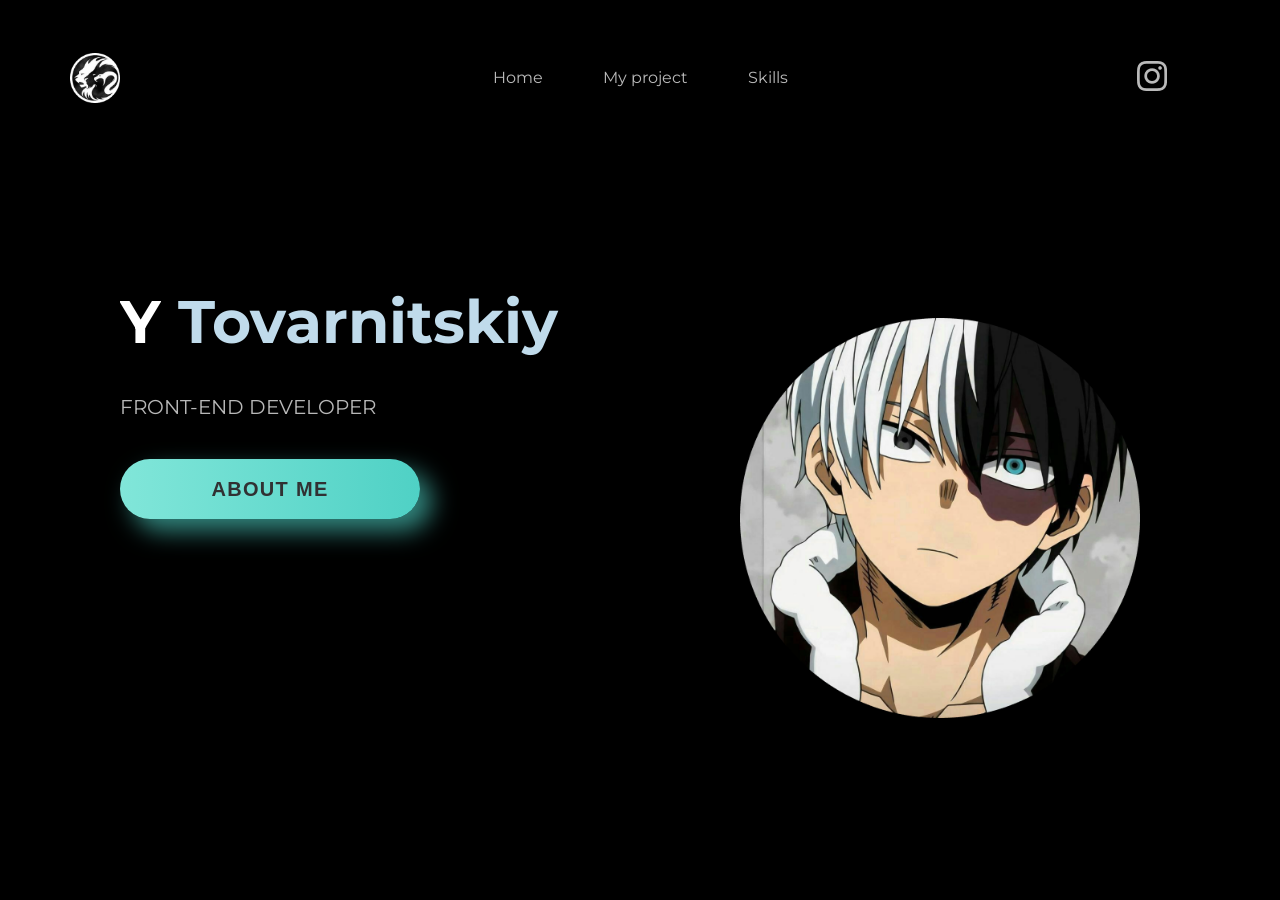
<file: index.html>
<!DOCTYPE html>
<html lang="en">
<head>
    <meta charset="UTF-8">
    <meta http-equiv="X-UA-Compatible" content="IE=edge">
    <meta name="viewport" content="width=
    , initial-scale=1.0">
    <link rel="preconnect" href="https://fonts.googleapis.com">
<link rel="preconnect" href="https://fonts.gstatic.com" crossorigin>
<link href="https://fonts.googleapis.com/css2?family=Montserrat:wght@600&display=swap" rel="stylesheet">
<link rel="preconnect" href="https://fonts.googleapis.com">
<link rel="preconnect" href="https://fonts.gstatic.com" crossorigin>
<link href="https://fonts.googleapis.com/css2?family=Montserrat:wght@800&display=swap" rel="stylesheet">
<link rel="preconnect" href="https://fonts.googleapis.com">
<link rel="preconnect" href="https://fonts.gstatic.com" crossorigin>
<link href="https://fonts.googleapis.com/css2?family=Rubik:wght@800&display=swap" rel="stylesheet">
    <link rel="icon" href="img/apple.png">
    <title>Portfolio</title>
    <style>
  *{
      margin: 0;
      padding: 0;
      box-sizing: border-box;
  }
.wrap{
width: 100%;
height: 100vh;
background-color: rgb(0, 0, 0);

}
.head{
    width: 100%;
    height: 15%;
    /* background-color: rgb(255, 255, 255); */
    display: flex
}
.logo{
    width: 20% ;
    height: 100%;
    /* background-color: rgb(5, 50, 255); */
    display: flex;
    align-items: center;
}
.headtext{
    width: 60% ;
    height: 100%;
    /* background-color: rgb(255, 0, 119); */
    display: flex;
    align-items: center;
    justify-content: center;
    padding-top: 20px;

}
.insta{
    width: 20% ;
    height: 100%;
    /* background-color: rgb(60, 255, 0); */
    display: flex;
    justify-content: center;
    align-items: center;
    padding-top: 20px;
}
.logor{
    width: 50px;
    margin-left: 70px;
    padding-top: 20px;
}
.headtext a{
    text-decoration: none;
    color: #BABABA;
    font-family: 'Montserrat', sans-serif;
    margin: 30px;
}
.riop{
    display: flex; 
}
 
.leftbody{
    width: 50%;
    height: 85vh;
    /* background-color: rgb(41, 7, 51); */
}
.rightbody{
    width: 50%;
    height: 85vh;
    /* background-color: rgb(252, 13, 33); */
    display: flex;
    justify-content: flex-start;
    align-items: center;
}
.boxleft{
    width: 600px;
    height: 500px;
    /* background-color: aquamarine; */
    margin-left: 120px;
    padding-top: 150px;
}
.yura{
    font-size: 64px;
    font-family: 'Montserrat', sans-serif;
    color: #ffff;
   
}
.front{
    color: #B8B8B8;
    font-size: 24px;
    font-family: 'Montserrat', sans-serif;
   margin-top: 25px;
}
.about{
margin-top: 25px;
width: 300px;
height: 70px;
border: none;
font-family: 'Rubik', sans-serif;
font-size: 24px;
color: #ffff;
border-radius: 14px;
background: linear-gradient(95.67deg, #FF6725 55.3%, #FFFFFF 83.87%);
cursor: pointer;
}

.avae{
    width: 400px;
    margin-left: 100px;
}
.headtext a:hover{
    border-bottom: 2px solid  #B8B8B8  ;
    transition: 0.2s;
}


.animate-charcter{

text-transform: uppercase;
background-image: linear-gradient(
 -225deg,
 #B8B8B8 0%,
 #B8B8B8 29%,
 #B8B8B8 67%,
 rgba(129,230,217,1) 100%
);
background-size: auto auto;
background-clip: border-box;
background-size: 200% auto;
background-clip: text;
-webkit-background-clip: text;
-webkit-text-fill-color: transparent;
animation: textclip 10s linear infinite;
display: inline-block;
color: #B8B8B8;
    font-size: 20px;
    font-family: 'Montserrat', sans-serif;
   margin-top: 5px;
   animation-iteration-count: 2;
}

@keyframes textclip {
to {
 background-position: 200% center;
}
}



.button {
  min-width: 300px;
  min-height: 60px;
  font-family: 'Nunito', sans-serif;
  font-size: 20px;
  text-transform: uppercase;
  letter-spacing: 1.3px;
  font-weight: 700;
  color: #313133;
  background: #4FD1C5;
background: linear-gradient(90deg, rgba(129,230,217,1) 0%, rgba(79,209,197,1) 100%);
  border: none;
  border-radius: 1000px;
  box-shadow: 12px 12px 24px rgba(79,209,197,.64);
  transition: all 0.3s ease-in-out 0s;
  cursor: pointer;
  outline: none;
  position: relative;
  padding: 10px;
  margin-top: 40px;
  }

button::before {
content: '';
  border-radius: 1000px;
  min-width: calc(300px + 12px);
  min-height: calc(60px + 12px);
  border: 6px solid #00FFCB;
  box-shadow: 0 0 60px rgba(0,255,203,.64);
  position: absolute;
  top: 50%;
  left: 50%;
  transform: translate(-50%, -50%);
  opacity: 0;
  transition: all .3s ease-in-out 0s;
}

.button:hover, .button:focus {
  color: #313133;
  transform: translateY(-6px);
}

button:hover::before, button:focus::before {
  opacity: 1;
}

button::after {
  content: '';
  width: 30px; height: 30px;
  border-radius: 100%;
  border: 6px solid #00FFCB;
  position: absolute;
  z-index: -1;
  top: 50%;
  left: 50%;
  transform: translate(-50%, -50%);
  animation: ring 1.5s infinite;
}

button:hover::after, button:focus::after {
  animation: none;
  display: none;
}

@keyframes ring {
  0% {
    width: 30px;
    height: 30px;
    opacity: 1;
  }
  100% {
    width: 300px;
    height: 300px;
    opacity: 0;
  }
}

h1{
    color: rgb(255, 255, 255);
    font-size: 60px;
    font-family: 'Montserrat', sans-serif;

}

.container{
    display: inline-block;
    overflow: hidden;
    color: #c0dbeb
}
.end1, .middle1, .middle2{
    display: inline-block;
    overflow:hidden;
    height: 1.5em;
}
.end2{
    position:absolute;
    color:#c0dbeb
}
.middle1, .middle2{
    color: #ffffff
}
.middle1 {
    animation: ani1 10s infinite;
    animation-delay: -3s;
    max-width: 0;
    animation-iteration-count: 1;
}
.middle2 {
    animation: ani2 10s infinite;
    animation-delay: -3s;
    max-width: 0;
}

@keyframes ani1 {
    0% {
    max-width: 500px;
  }
  
  25% {
    max-width: 0;
  }
  
  75% {
    max-width: 0;
  }
  
  90% {
    max-width: 500px;
  }
  
  100% {
    max-width: 500px;
  }
}

@keyframes ani2 {
    0% {
        max-width: 0;
    }

    25% {
        max-width: 0;
    }

    50% {
        max-width: 500px;
    }

    75% {
        max-width: 0;
    }

    100% {
        max-width: 0;
    }
}

    </style>

</head>
<body>
<div class="wrap">
    <div class="head">
       <div class="logo">
           <img class="logor" src="img/logo.png" alt="">
       </div>
       <div class="headtext">
           <a class="home" href="index.html">Home</a>
           <a class="home" href="Myproject.html">My project</a>
           <a class="home" href="skills.html">Skills</a>

       </div>
       <div class="insta">
           <a href="https://instagram.com/_.yurchik.__?igshid=YmMyMTA2M2Y=">
           <img src="img/instagram.png" alt="">
           </a>
       </div>
       </div>
     <div class="riop">
       <div class="leftbody">
       <div class="boxleft">
        <h1 class="start">
            <span class="end1">Y</span><span class="middle1">ura</span>
            <span class="middle2"><i class="fas fa-code"></i></span><span class="end2">Tovarnitskiy</span>
        </h1>
       <p class="animate-charcter">Front-end developer</p>
    <a href="About.html">
        <div class="wrape">
            <button class="button">About me</button>
          </div>
    </a>
    
       </div>
       </div>

       <div class="rightbody">
     <img class="avae" src="img/ava.png" alt="">
       </div>

     </div>

</div>




    
</body>
</html>
</file>
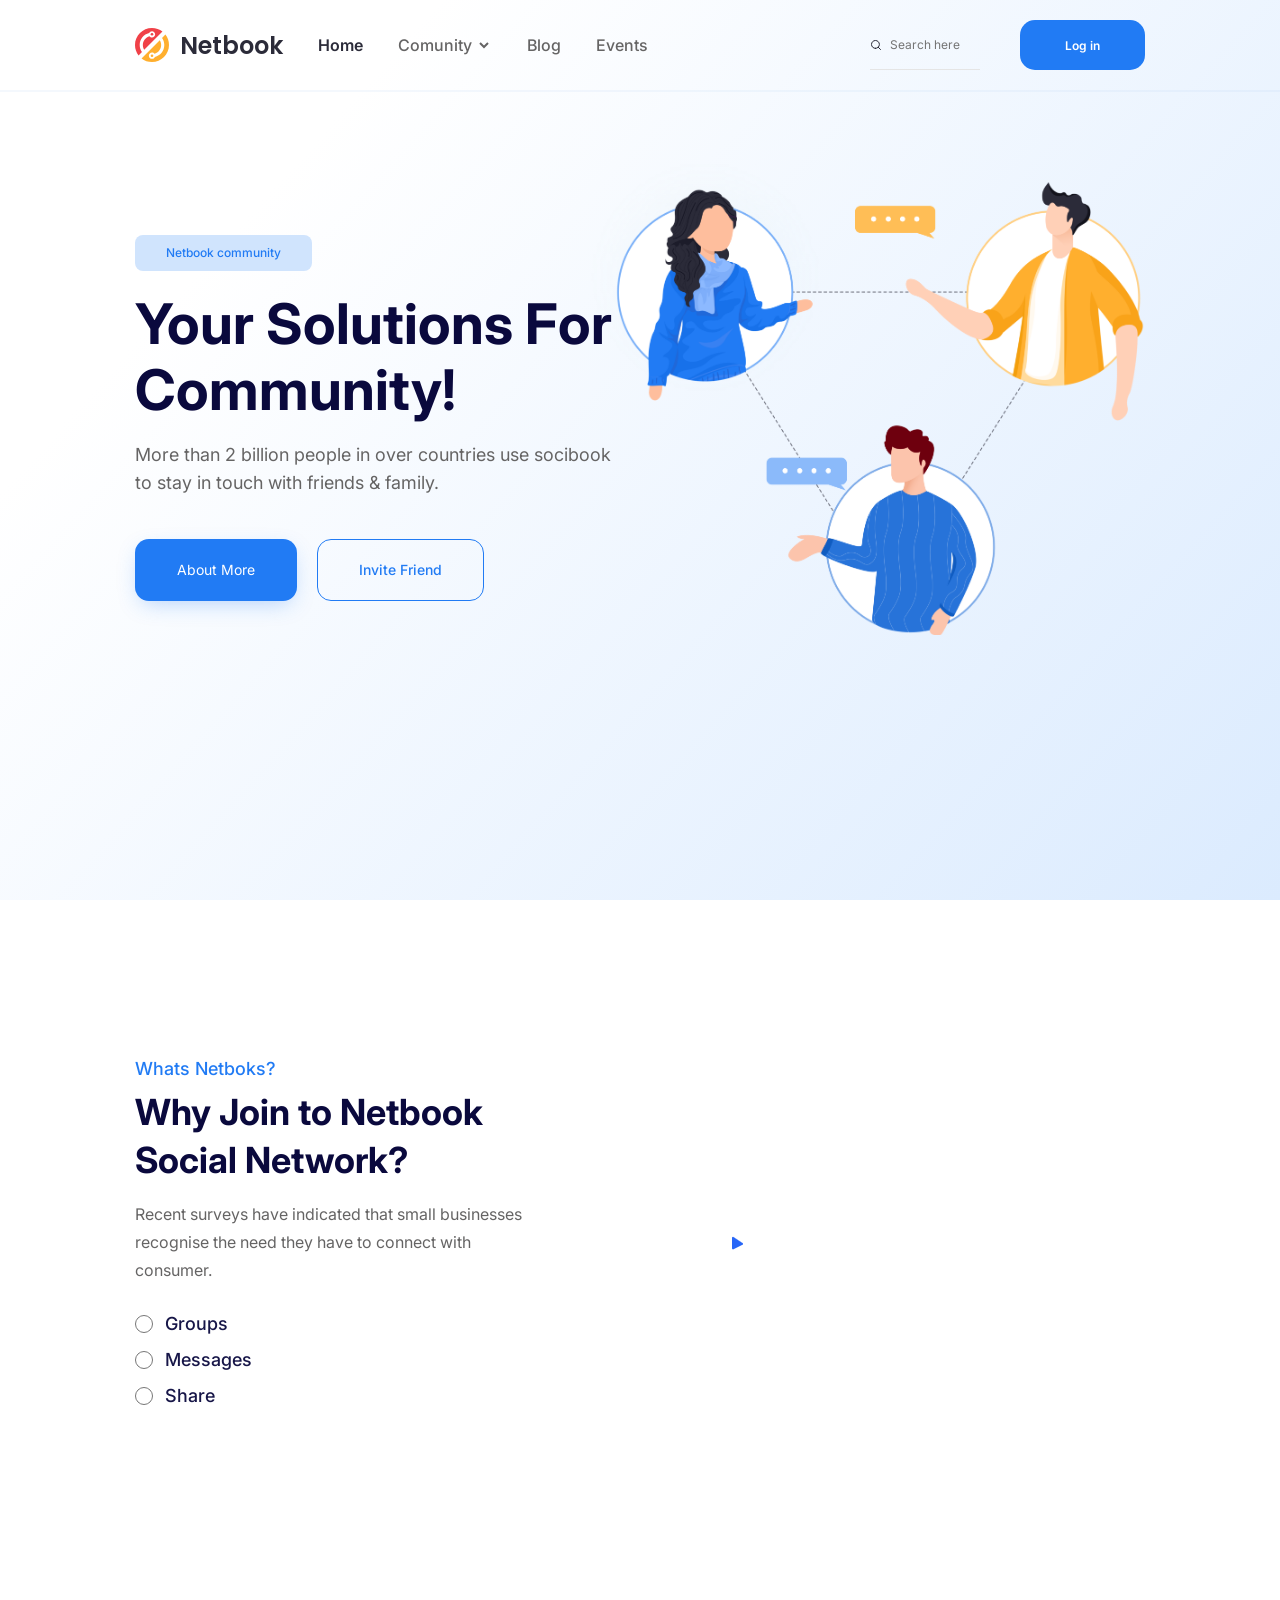
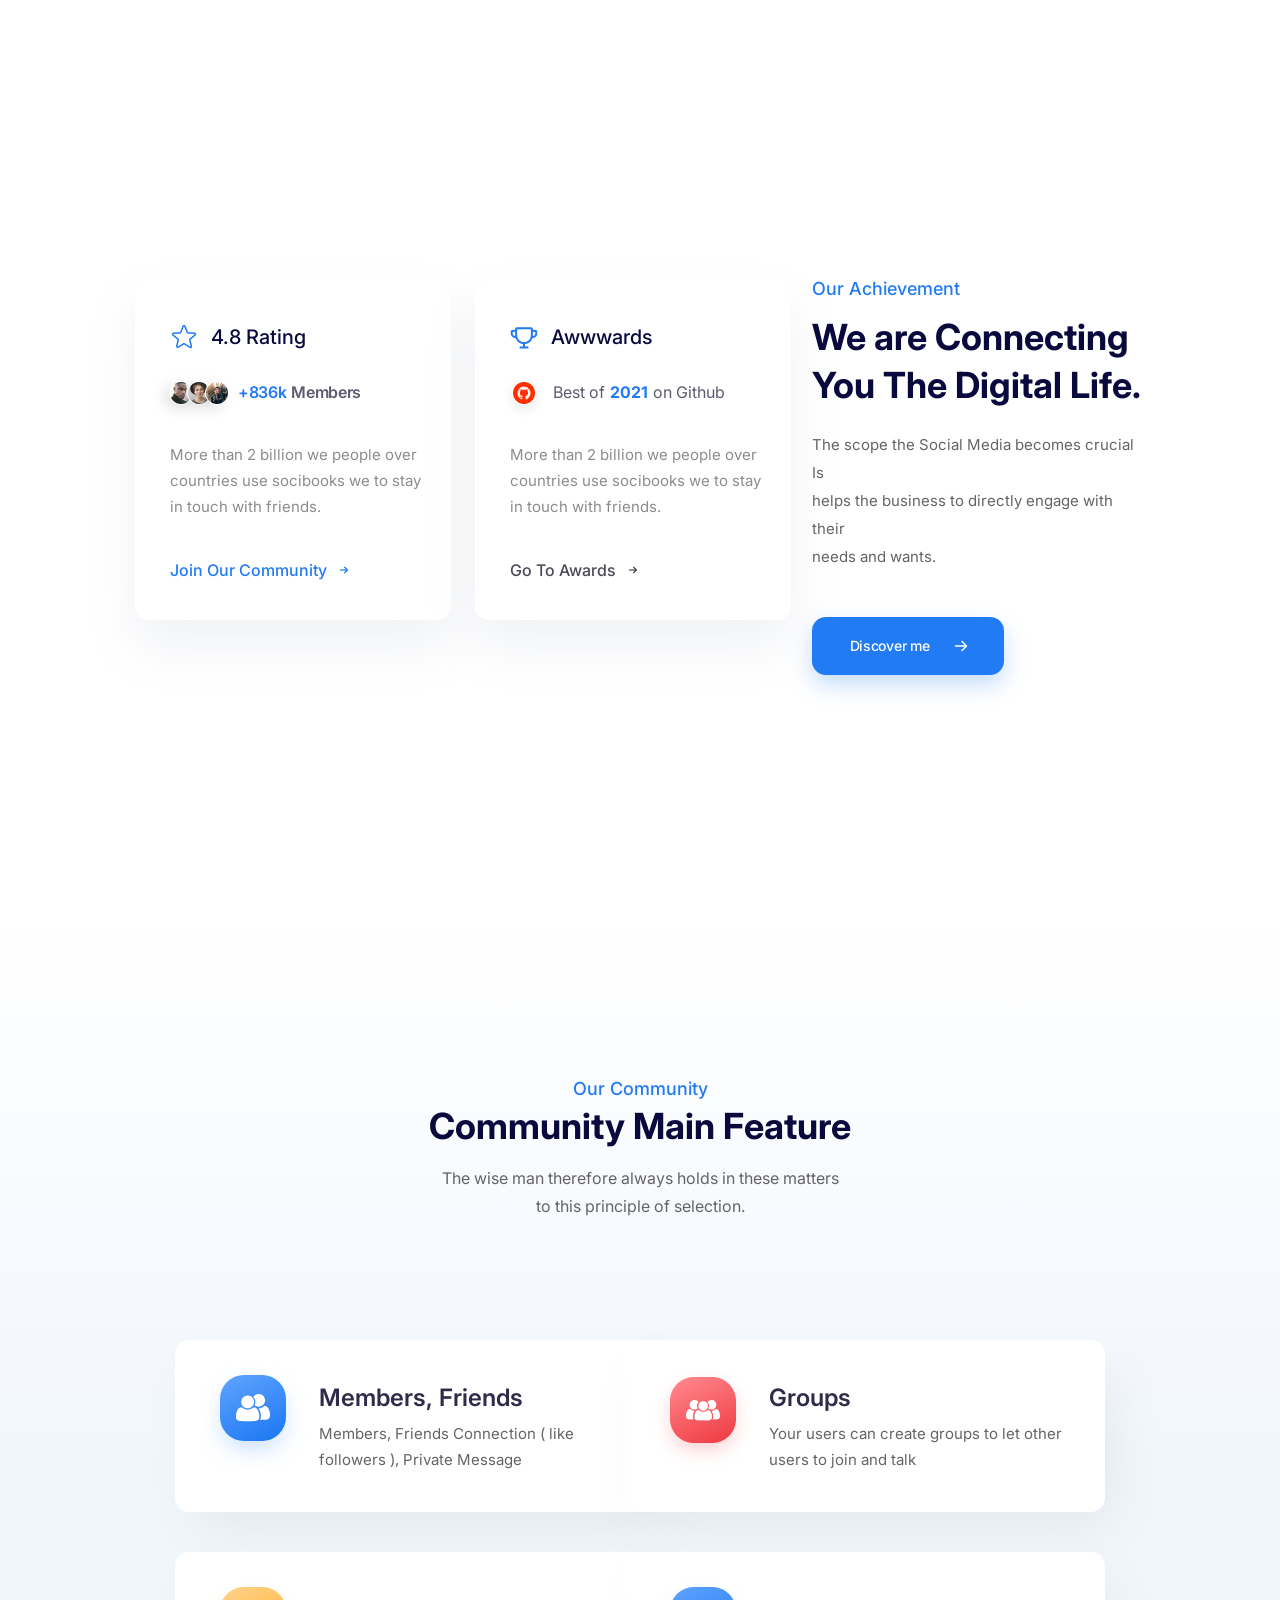
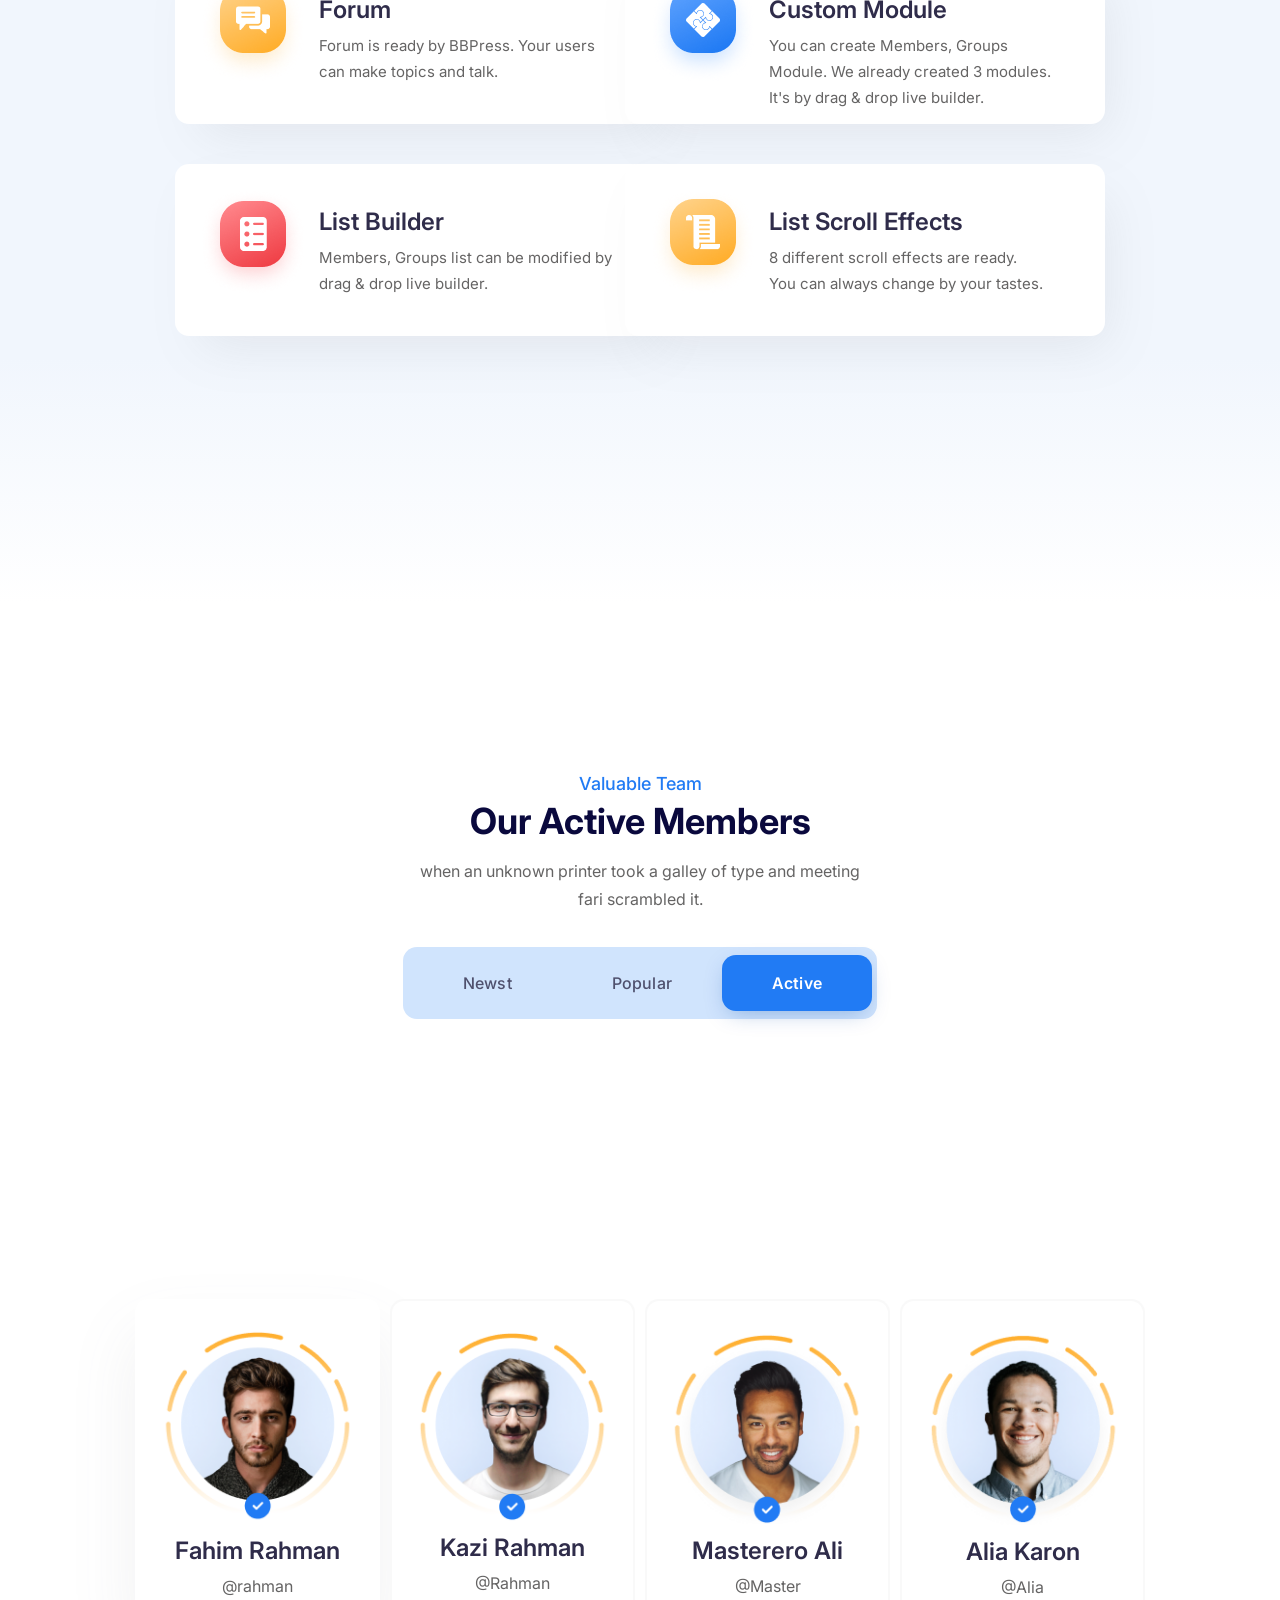
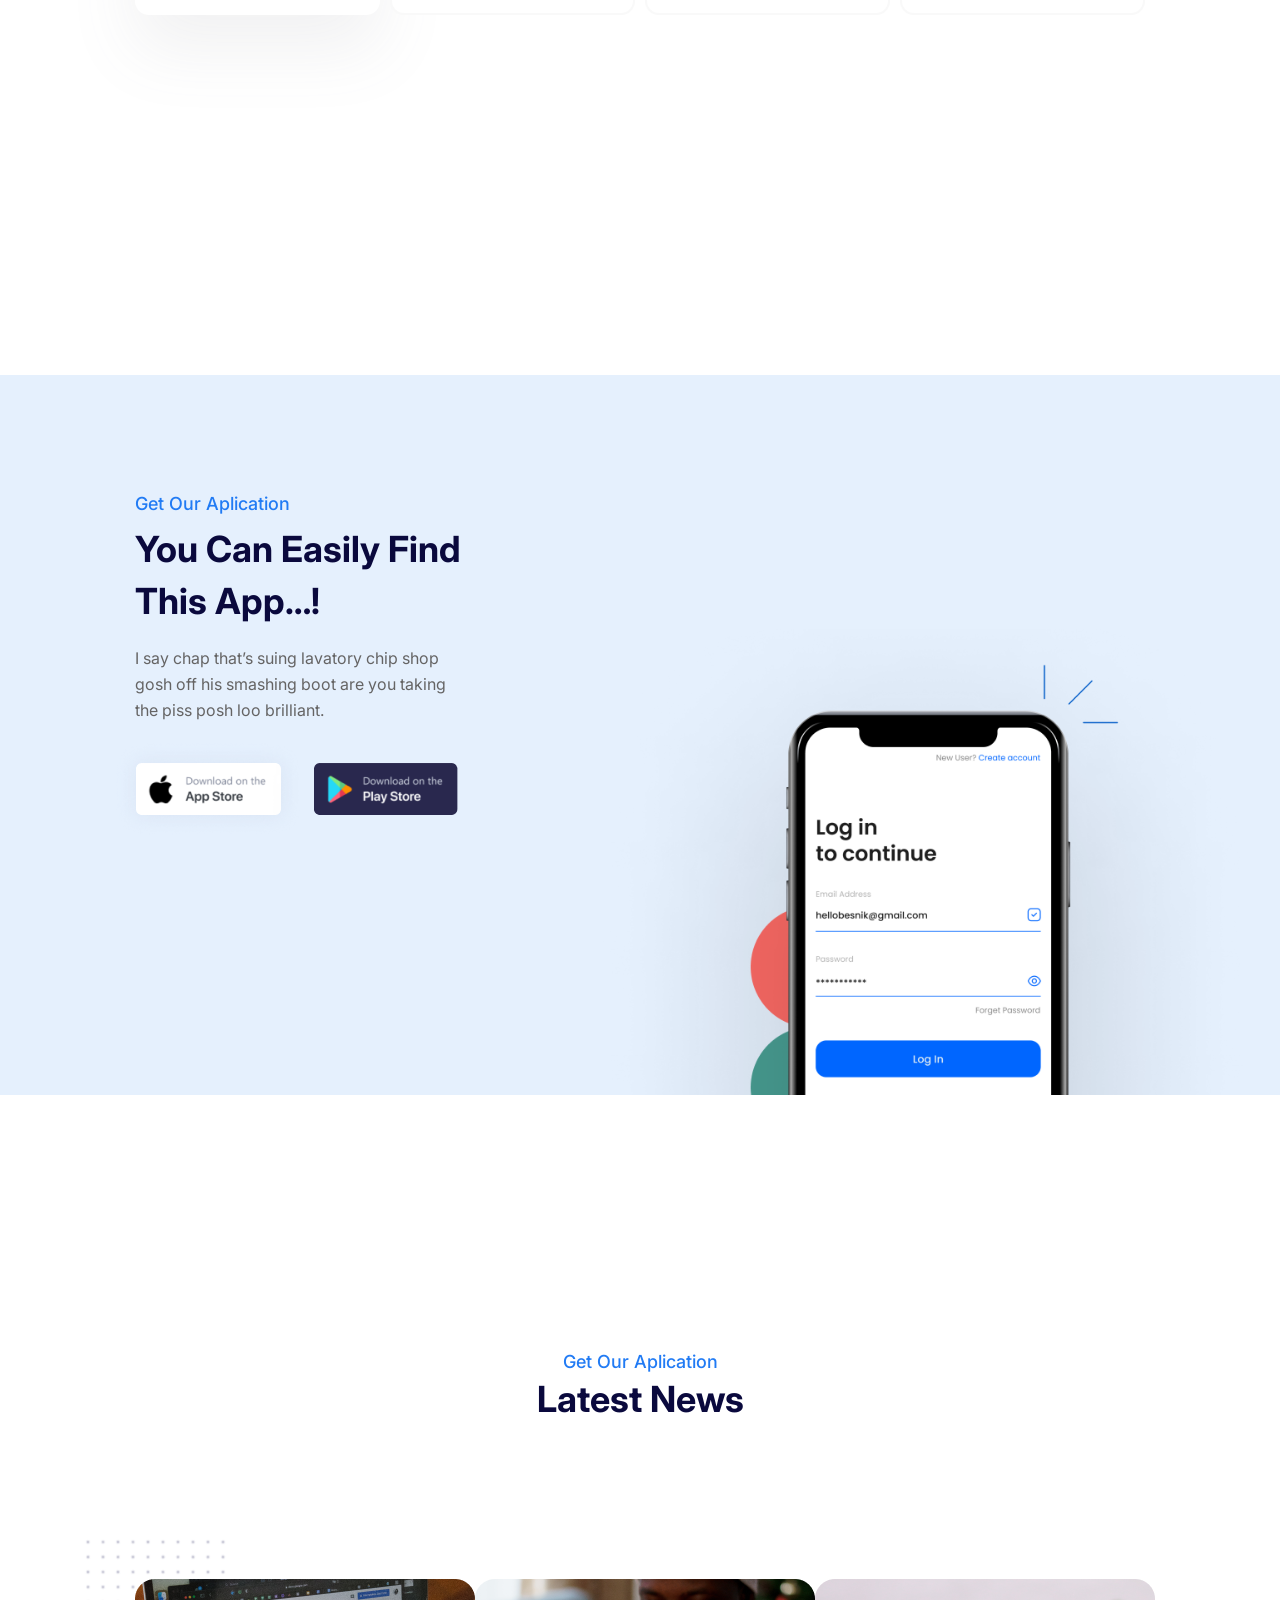
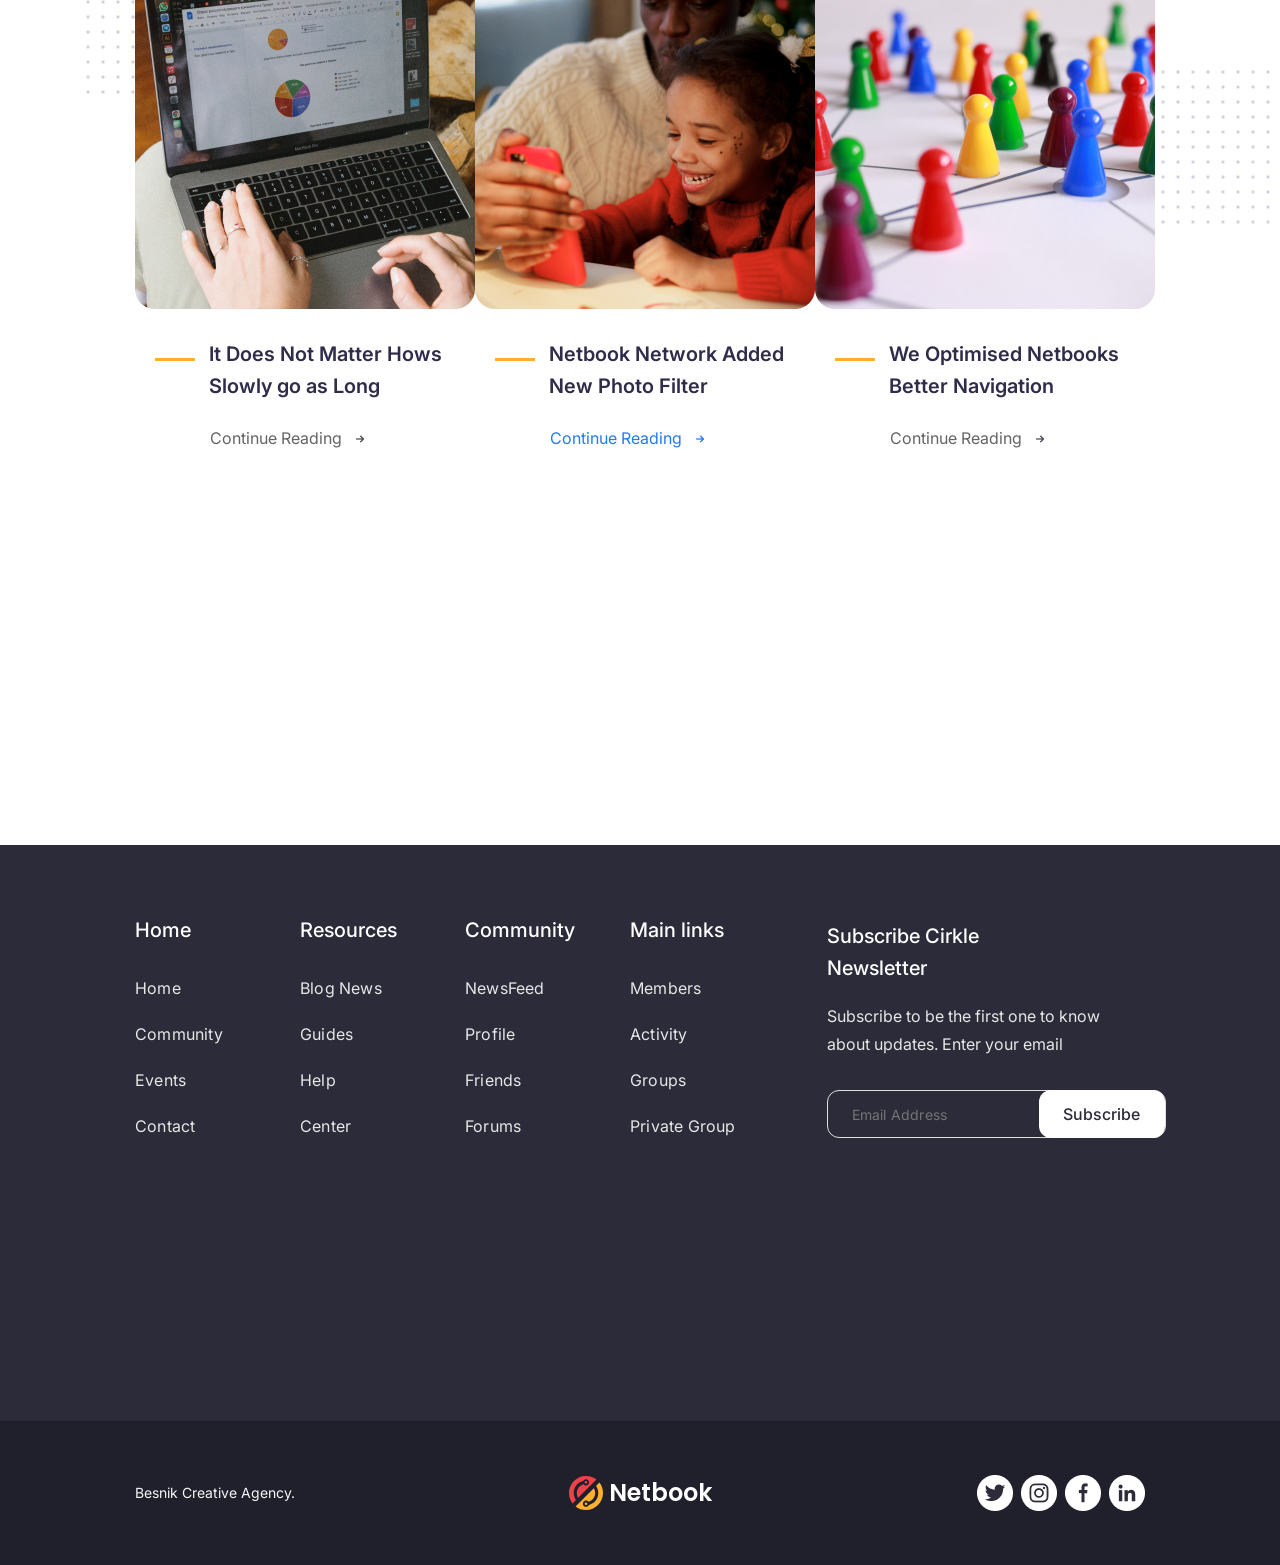
<file: deff/index.html>
<!DOCTYPE html>
<html lang="en">
<head>
    <meta charset="UTF-8">
    <meta http-equiv="X-UA-Compatible" content="IE=edge">
    <meta name="viewport" content="width=device-width, initial-scale=1.0">
    <link rel="stylesheet" href="./style/style.css">
    <link rel="preconnect" href="https://fonts.googleapis.com">
<link rel="preconnect" href="https://fonts.gstatic.com" crossorigin>
<link href="https://fonts.googleapis.com/css2?family=DM+Sans:wght@400;700&family=Inter:wght@400;500;600;700&family=Poppins:wght@600&display=swap" rel="stylesheet">
<link rel="icon" href="./img/logo.svg">
    <title>Netbook</title>
    <style>
   @media screen and (max-width:700px){
             .people1main{
               display: none; 
             }
             .wrap{
                 height: 90vh;
             }
             nav{
                 display: none;
             }
             .header_left{
                 width: 50%;
             }
             .header_right{
                 width: 50%;
             }
             .container{
                 padding: 0 20px;
             }
             main{
                padding: 0 20px;
             }
             .wrap .container .header_left .logotext{
    
    font-size: 20px;
}
.wrap .container .header_right .headerInp{

width: 100px;
height: 40px;
padding: 20px;
font-size: 10px;
font-weight: 400;

}
.wrap .container .header_right .headerBtn {
  width: 100px;
  height: 40px;
  margin-left: 20px;
  font-size: 10px;
  font-weight: 500;
}
.rightmain{
    display: none;
}
.leftmain{
    width: 100%;
    padding-top: 50px;
}
.logophotog{
    width: 30px;
    display: none;
}
.smallbtn{
width: 150px;
height: 36px;

}
.textsbtn{
    font-size: 10px;
}
h1{
font-weight: 600;
font-size: 44px;
margin-top: 15px;

}
.textleftmain1{
font-weight: 400;
font-size: 16px;
margin-top: 15px;
}
.btnmainL1{
width: 132px;
height: 45px;
font-size: 12px;
}
.btnmainL2{
    width: 132px;
height: 45px;
font-size: 12px;
margin-left: 20px;
}

.qwrt{
    display: flex;
    color: rgb(0, 0, 0);
}
.wrap .container header{
    width: 100%;
    height: 70px;

}

.wrap2{
    padding: 0 20px;
}
.rightwrap2right{
    display: none;
}
.leftrightwrap2{
    width: 100%;
    padding-top: 60px;

}
.leftwrap2{
    padding-top: 60px;
}
.boxLleftwr2pho{
    width: 150px;
height: 230px;

}
.textwr1{
    display: none;
}
.textwr3{
    display: none;
}
.textwr2{
    font-size: 26px;
}
.leftwrap2{
    width: 60%;
}
.rightwrap2{
    width: 40%;
}
.wrap2{
    height: 50vh;
}
.boxleftwr2{
    margin-top: 15px;
}
.boxtextinp2{
font-weight: 500;
font-size: 16px;
margin-left: 10px;
}
.inpPer{
width: 16px;
height: 16px;

}
.wrap3{
    height: 110vh;
    padding: 0 20px;
}
.leftwrap3{
    width: 40%;
    height: 100%;
    display: flex;
    flex-direction: column;
    
}
.rightwrap3{
    width: 60%;
    height: 100%;
   
    padding-left: 50px;
    display: flex;
    flex-direction: column;
    justify-content: center;
}
.boxwr3_n1{
  
  width: 200px;
  height: 260px;
  background: #FFFFFF;
  box-shadow: 0px 26px 49px rgba(146, 165, 184, 0.14);
  border-radius: 14px;
  padding-top: 22px;
  padding-left: 15px;
  }
  .boxwr3_n2{
  
  width: 200px;
  height: 260px;
  background: #FFFFFF;
  box-shadow: 0px 26px 49px rgba(146, 165, 184, 0.14);
  border-radius: 14px;
  padding-top: 22px;
  padding-left: 15px;
  margin-top: 10px;
  
  margin-left: 0;
  }
.boxstarw4{
    display: none;
}
.cardtext1wr3{
    font-size: 10px;
}
.boxstarw4{
    display: flex;
}
.textstar1{
    font-size: 10px;
}
.textstar2{
    font-size: 10px;


}
.boxcard2wr{
    margin-top: 20px;
}
.cardtext1wr3{
    margin-top: 10px;
}
.textstar{
    font-size: 16px;
}
.textstar4{
    font-size: 10px;
}
.textstar167{
    font-size: 10px;
}
.textstar298{
    font-size: 10px;
}
.textcard3er32{
    font-size: 14px;
}
.textcard3er3{
    font-size: 14px
}

.textrightwr1{
    font-size: 14px;
}
.textrightwr2{
font-size: 22px

}
.textrightwr3{
  display: none;
}
.textrightwr300{
    display: flex;
    font-family: 'Inter';
font-style: normal;
font-weight: 400;
font-size: 14px;
line-height: 28px;
color: #656464;
margin-top: 12px;
}
.btncardwr3{
    width: 152px;
    height: 48px;
    margin-top: 26px;
    display: flex;
    align-items: center;
    padding-left: 18px;
}
.btncardwr3text{
    font-size: 12px;
    
}
.wrap4{
    padding: 0 20px;
}
.headwrap4{
    padding-top: 50px;
}
.textwr41{
    font-size: 14px;
}
.textwr43{
    font-size: 14px;
}
.textwr42{
    font-size: 30px;
}
.bigwrap4{
    padding-top: 30px;
}
.bigwrap4rught{
    display: none;
}
.bigwrap4left{
    width: 100%;
    padding-left: 0px;
    padding: 0 20px;
    display: flex;
    flex-direction: column;
    align-items: center;
}
.boxwr4{
    width: 420px;
    height: 150px;
}
.boxwr41{
    width: 420px;
    height: 150px;
}
.leftboxwr4{

    display: flex;
    justify-content: center;
    
}
.textmemwr41{
    font-size: 14px;
}
.wrap4{
    height: 150vh;
}
.mem{
    width: 100px;
    height: 100px;
    position: relative;
    top: 5px;
}
.wrap5{
    padding-top: 30px;
    padding: 0 20px;
    height: 50vh;
    display: flex;
    flex-direction: column;
    align-items: center;
}
.textwrap51{
    font-size: 16px;
}
.textwrap52{
    font-size: 32px;
}
.textwrap53{
    font-size: 14px;
}
.boxwr5p{
    width: 404px;
height: 52px;
background: #d0e4fd;
border-radius: 14px;
margin-top: 34px;
padding-left: 50px;
display: flex;
align-items: center;
}
.textboxwr5{
    font-size: 14px;
}
.textboxwr51{
font-size: 14px;

}
.boxwrbox5{
    width: 120px;
height: 52px;
background: #217BF4;
box-shadow: 0px 7px 22px -6px rgba(0, 72, 168, 0.34);
border-radius: 14px;
margin-left: 50px;
display: flex;
justify-content: center;
align-items: center;
}
.textbobobwr5{
    font-size: 14px;
}
.wrap6{
    width: 100%;
    height: 70vh;
    /* background-color: #0A093D; */
    display: flex;
    justify-content: center;
    padding: 0 20px;

}
.wrap7{
    padding: 0 20px;
}
.cardwr61{
    display: none;
}
.rightwrap7{
    display: none;
}

.leftwrap7{
    width: 100%;
    display: flex;
    flex-direction: column;
    justify-content: center;
    padding-top: 0;
}
.wrap8{
    height: 30vh;
    padding-top: 150px;
}
.containerwr9{
    padding: 0 20px;
    display: flex;
    flex-direction: column;
    align-items: center;
    justify-content: flex-start;
}
.wrap9{
    height: 245vh;
    padding-top: 90px;
}
.textwrap8{
    font-size: 16px;
}
.textwrap81{
    font-size: 34px;
}
.boxconwr9{
    margin-top: 20px;
}

.mac9{
   width: 300px;
   margin-left: 20px;
}
.Unionwr9{
position: relative;
left: 55px;
bottom: 50px;

}
.Unione{
    position: relative;
    top: 1000px;
    left: 140px;
}
.wrap11{
    display: flex;
    flex-direction: column;
}
.wrap10{
    display: none;
}

   }














        @media screen and (max-width:470px){
            
            .textleftmain1{
font-size: 14px;
            }
.wrap .container .header_right .headerInp{

width: 90px;
height: 35px;
padding: 20px;
font-size: 9px;
font-weight: 400;

}
.wrap .container .header_right .headerBtn {
  width: 90px;
  height: 35px;
  margin-left: 20px;
  font-size: 9px;
  font-weight: 500;
}
.wrap .container header{
    height: 60px;

}
.leftmain{
    width: 100%;
    padding-top: 25px;
}
h1{
    font-size: 40px;
}

.textwr2{
    font-size: 22px;
}
.boxtextinp2{
font-weight: 500;
font-size: 14px;
margin-left: 10px;
}
.inpPer{
width: 15px;
height: 15px;
}
.leftrightwrap2{
    padding-top: 40px;

}
.wrap3{
    height: 127vh;
}
.rightwrap3{
    padding-left: 65px;
    padding-bottom: 30px;
}
.textrightwr2{
    font-size: 16px;
}
.mem{
    width: 90px;
    height: 90px;
    position: relative;
    top: 5px;
}
.rightwrap2{
    padding-top: 20px;
}

.boxwr4{
    width: 370px;
    height: 130px;
}
.boxwr41{
    width: 370px;
    height: 130px;
}
.leftboxwr4{
padding-left: 10px;
}
.textmemwr41{
    font-size: 12px;
}
.wrap4{
    height: 150vh;
}
.leftboxwr4{
    padding-top: 10px;
}
.rightboxwr4{
    padding-top: 25px;
}
.textmemwr4{
    font-size: 20px;
}
.textwrp71{
font-size: 16px;

}
.textwrp72{
font-size: 34px;
margin-top: 10px;
}
.textwrp73{
font-size: 14px;
margin-top: 15px;
}
.boxwrap6p{
    width: 100%;
    height: 60px;
    margin-top: 25px;
    /* background-color: #0A093D; */
    display: flex;
    align-items: center;
}
.storewr7{
    position: relative;
    right: 21px;
}
.storewr71{
    position: relative;
    right: 11px;
}
.mac9{
   width: 230px;
   margin-left: 40px;
}
.Unionwr9{
position: relative;
left: 105px;
bottom: 20px;

}
.Unione{
    position: relative;
    top: 950px;
    /* left: 200px; */
}
.wrap9{
    height: 245vh;
    padding-top: 70px;
}
.textwrap8{
    font-size: 14px;
}
.textwrap81{
    font-size: 32px;
}
.linewr9{
width: 30px;

}
.textwrp9con{
    font-size: 16px;
    margin-left: 10px;
}
.textwr9boxc{
    font-size: 14px;
    margin-left: 63px;
}
.boxconwr9{
    margin-left: 30px;
}
.textwr9boxc1{
    font-size: 14px;
    margin-left: 63px;
}
.Unionwr9{
display: none;
}
.Unione{
  display: none;
}
.containerwr9{
    position: relative;
    bottom: 0;
}
.wrap11{
    width: 100%;
    height: 140vh;
}
    .werwrap101{
        width: 100%;
        height: 90%;
        background-color: rgba(43, 43, 57, 1);
        padding: 0 20px;
        display: flex;
       
    }
    .leftwerwrap100{
        width: 100%;
        height: 100%;
        display: flex;
        flex-direction: column;
        padding-top: 30px;
    }
  .linewr11{
      width: 100%;
      height: 1px;
      background-color: rgb(255, 255, 255);
  }
  .linetexta{
      width: 100%;
      height: 50px;
      display: flex;
      justify-content: space-between;
      align-items: center;
      margin-top: 20px;
  }
  select{
    background-color: transparent;
    width: 20px;
    outline: none;
    border: none;

    cursor: pointer;
}
.op{
    background-color: transparent;
    outline: none;
    border: none;
    background-color:rgba(101, 100, 100, 1) ;
    color: #fff;
    font-family: 'Inter', sans-serif;
font-size: 14px;
font-weight: 600;
cursor: pointer;

}
.qwrt1{
    background-color: transparent;
    width: 20px;
    outline: none;
    border: none;
    color: rgb(255, 255, 255);
    cursor: pointer;
}
.textrightwr100{
    font-family: 'Inter';
    font-style: normal;
    font-weight: 500;
    font-size: 20px;
    line-height: 32px;
    color: #FFFFFF;
    margin-top: 50px;
}
.bignicwrap100{
    width: 50%;
    height: 100%;
    display: flex;
    align-items: center;
    justify-content: flex-start;
}
.rightnicwrap100{
    width: 50%;
    height: 100%;
    display: flex;
    align-items: center;
    justify-content: flex-end;
}
.nicwrap100{
    width: 100%;
    height: 10%;
    background-color: rgba(32, 32, 45, 1);
    padding: 0 20px;
display: flex;
}



            }


        
         @media screen and (max-width:400px){
           
            .textleftmain1{
font-size: 12px;
margin-top: 5px;
            }
.wrap .container .header_right .headerInp{

width: 90px;
height: 35px;
padding: 20px;
font-size: 9px;
font-weight: 400;

}
.wrap .container .header_right .headerBtn {
  width: 90px;
  height: 35px;
  margin-left: 20px;
  font-size: 9px;
  font-weight: 500;
}
.wrap .container header{
    height: 60px;

}
.leftmain{
    width: 100%;
    padding-top: 25px;
   
}
h1{
    font-size: 38px;
    margin-top: 10px;
}

.boxmainL{
    margin-top: 22px;

    
}
.op{
    font-size: 12px;
}
.smallbtn{
width: 130px;
height: 30px;
font-size: 6px;
}
.textsbtn{
    font-size: 8px;
}
.btnmainL1{
width: 122px;
height: 42px;
font-size: 11px;
}
.btnmainL2{
    width: 122px;
height: 42px;
font-size: 11px;

}
.boxLleftwr2pho{
    width: 130px;
height: 210px;

}

.textwr2{
    font-size: 18px;
}
.boxtextinp2{
font-weight: 500;
font-size: 12px;
margin-left: 10px;
}
.inpPer{
width: 14px;
height: 14px;
}
.boxleftwr2{
    margin-top: 8px;
}


.boxwr3_n1{
  
  width: 180px;
  height: 240px;
  background: #FFFFFF;
  box-shadow: 0px 26px 49px rgba(146, 165, 184, 0.14);
  border-radius: 14px;
  padding-top: 22px;
  padding-left: 15px;
  }
  .boxwr3_n2{
  
  width: 180px;
  height: 240px;
  background: #FFFFFF;
  box-shadow: 0px 26px 49px rgba(146, 165, 184, 0.14);
  border-radius: 14px;
  padding-top: 22px;
  padding-left: 15px;
  margin-top: 10px;
  
  margin-left: 0;
  }
  .cardtext1wr3{
      font-size: 8px;
  }


.boxstarw4{
    display: flex;
}
.textstar1{
    font-size: 8px;
}
.textstar2{
    font-size: 8px;


}
.boxcard2wr{
    margin-top: 20px;
}
.cardtext1wr3{
    margin-top: 10px;
}
.textstar{
    font-size: 16px;
}
.textstar4{
    font-size: 8px;
}
.boxstarw4{
    margin-top: 10px;
}
.textstar167{
    font-size: 8px;
}
.textstar298{
    font-size: 8px;
}
.textcard3er32{
    font-size: 12px;
}
.textcard3er3{
    font-size: 12px
}

.textrightwr1{
    font-size: 10px;
}
.textrightwr2{
font-size: 14px

}
.textrightwr3{
  display: none;
}
.textrightwr300{
    display: flex;
    font-family: 'Inter';
font-style: normal;
font-weight: 400;
font-size: 10px;
line-height: 28px;
color: #656464;
margin-top: 12px;
}
.btncardwr3{
    width: 122px;
    height: 38px;
    margin-top: 20px;
    display: flex;
    align-items: center;
    padding-left: 18px;
}
.btncardwr3text{
    font-size: 10px;
    
}
.sterphotoc1{
    width: 60px;
    margin-left: 10px;
}

.wrap3{
    height: 135vh;
}

.rightwrap3{
    padding-top: 20px;
}
.rightwrap2{
    padding-top: 50px;
}


.wrap .container .header_right .headerBtn {
  width: 145px;
  height: 30px;
  font-size: 10px;
  font-weight: 500;
  border-radius: 13px;
}
.bigwrap4left{
    width: 100%;
    padding-left: 0px;
    padding: 0 20px;
    display: flex;
    flex-direction: column;
    align-items: center;
}
.boxwr4{
    width: 330px;
    height: 100px;
}
.boxwr41{
    width: 330px;
    height: 100px;
    margin-top: 25px;
}
.leftboxwr4{

    display: flex;
    justify-content: center;
    
}
.textmemwr41{
    font-size: 11px;
    margin-top: 5px;
}
.textmemwr4{
    font-size: 16px;
}
.rightboxwr4{
    padding-top: 10px;
}
.wrap4{
    height: 150vh;
}
.mem{
    width: 80px;
    height: 80px;
    position: relative;
    bottom: 5px;
}
.leftboxwr4{
    padding-top: 0;
}
.textwr42{
font-size: 26px;

}
.textwr43{
    font-size: 12px;
}
.headwrap4{
    padding-top: 10px;
}
.wrap5{
    padding-top: 20px;
    padding: 0 20px;
    height: 50vh;
    display: flex;
    flex-direction: column;
    align-items: center;
}
.textwrap51{
    font-size: 14px;
}
.textwrap52{
    font-size: 28px;
}
.textwrap53{
    font-size: 12px;
}
.boxwr5p{
    width: 330px;
height: 42px;
background: #d0e4fd;
border-radius: 14px;
margin-top: 34px;
padding-left: 40px;
display: flex;
align-items: center;
justify-content: space-between;
}
.textboxwr5{
    font-size: 12px;
}
.textboxwr51{
font-size: 12px;

}
.textboxwr51{
    margin-left: 50px;
}
.boxwrbox5{
    width: 90px;
height: 42px;
background: #217BF4;
box-shadow: 0px 7px 22px -6px rgba(0, 72, 168, 0.34);
border-radius: 14px;
margin-left: 40px;
display: flex;
justify-content: center;
align-items: center;
}
.textbobobwr5{
    font-size: 12px;
    font-weight: 500;
}
.wrap6{
    width: 100%;
    height: 75vh;
    /* background-color: #0A093D; */
    display: flex;
    justify-content: center;
    padding: 0 20px;

}
.cardwr61{
    display: none;
}
.cardwr6{
    width: 205px;
height: 290px;
background: #FFFFFF;
box-shadow: 0px 34px 68px rgba(116, 115, 128, 0.1);
border-radius: 14px;
padding-top: 30px;
display: flex;
flex-direction: column;
align-items: center;
margin-top: 15px;
}
.Fashim{
    width: 160px;
}
.textwrap61{
    font-size: 22px;
}
.textwrap62{
    font-size: 14px;
}
.textwrp71{
font-size: 14px;

}
.textwrp72{
font-size: 30px;
margin-top: 10px;
}
.textwrp73{
font-size: 12px;
margin-top: 10px;
}


.wrap9{
    height: 265vh;
    padding-top: 70px;
}
.textwrap8{
    font-size: 12px;
}
.textwrap81{
    font-size: 28px;
}
.linewr9{
width: 20px;

}
.textwrp9con{
    font-size: 14px;
    margin-left: 10px;
}
.textwr9boxc{
    font-size: 12px;
    margin-left: 63px;
}
.textwr10b{
    font-size: 14px;
}
.boxconwr9{
    margin-left: 30px;
}
.textwr9boxc1{
    font-size: 12px;
    margin-left: 63px;
}
.Unionwr9{
display: none;
}
.Unione{
  display: none;
}
.mac9{
   width: 200px;
   margin-left: 20px;
}
.boxconwr9{
    margin-left: 100px;
}
.textwr9boxc{
    margin-left: 50px;
}
.wrap11{
    width: 100%;
    height: 150vh;
}
    .werwrap101{
        width: 100%;
        height: 90%;
        background-color: rgba(43, 43, 57, 1);
        padding: 0 20px;
        display: flex;
       
    }
    .leftwerwrap100{
        width: 100%;
        height: 100%;
        display: flex;
        flex-direction: column;
        padding-top: 30px;
    }
  .linewr11{
      width: 100%;
      height: 1px;
      background-color: rgb(255, 255, 255);
  }
  .linetexta{
      width: 100%;
      height: 50px;
      display: flex;
      justify-content: space-between;
      align-items: center;
      margin-top: 20px;
  }
  select{
    background-color: transparent;
    width: 20px;
    outline: none;
    border: none;

    cursor: pointer;
}
.op{
    background-color: transparent;
    outline: none;
    border: none;
    background-color:rgba(101, 100, 100, 1) ;
    color: #fff;
    font-family: 'Inter', sans-serif;
font-size: 14px;
font-weight: 600;
cursor: pointer;

}
.qwrt1{
    background-color: transparent;
    width: 20px;
    outline: none;
    border: none;
    color: rgb(255, 255, 255);
    cursor: pointer;
}
.textrightwr100{
    font-family: 'Inter';
    font-style: normal;
    font-weight: 500;
    font-size: 20px;
    line-height: 32px;
    color: #FFFFFF;
    margin-top: 50px;
}
.nicwrap100{
    width: 100%;
    height: 10%;
    background-color: rgba(32, 32, 45, 1);
    padding: 0 20px;
display: flex;
}
.sfusjd{
    width: 100px;
}
        }
        











    </style>
</head>
<body>
    <div class="wrap">
        <div class="head">
        <div class="container">
         <!-- home paje start -->
         <section class="home_paje">
             <header>
                 <div class="header_left">
                  <div class="logo">
                    <select class="qwrt"  name="#">
                        <option class="op" value="1">Home</option>
                        <option  class="op" value="2">Comunity</option>
                        <option  class="op" value="3">Blog</option>
                        <option  class="op" value="4">Events</option>
                      
                    </select>
                      <img class="logophotog" src="./img/logo.svg" alt="logo">
                      <h3 class="logotext">Netbook</h3>
                  </div>
                  
                  <nav>
                      <ul>
                          <li><a href="#" class="acivePaje">Home</a></li>
                          <li><a href="#" >Comunity</a></li>
                          <select class="qw"  name="#">
                            <option class="op" value="1">1</option>
                            <option  class="op" value="2">2</option>
                            <option  class="op" value="3">3</option>
                            <option  class="op" value="4">4</option>
                            <option  class="op" value="5">5</option>
                            <option  class="op" value="6">6</option>
                        </select>
                          <li><a href="#">Blog</a></li>
                          <li><a href="#">Events</a></li>
                      </ul>
                  </nav>
                 </div>
                 <div class="header_right">
                     <div class="glass">
                         <img class="jsjfjee"  src="./img/search.svg" alt="mgGlass">
                   <input type="text" placeholder="Search here" class="headerInp">
                     </div>
                   <button class="headerBtn btn">Log in</button>
                 </div>
              
             </header>
             <!-- <div class="lineheader"></div> -->
         </section>
         <!-- home paje end -->
         
        </div>
        <div class="lineheader"></div>
        </div>
      
<main>
<div class="leftmain">
<div class="smallbtn">
    <p class="textsbtn">Netbook community</p>
</div>
<h1>Your Solutions For Community!</h1>
<p class="textleftmain1">More than 2 billion people in over countries use socibook <br> to stay in touch with friends & family.</p>
<div class="boxmainL">
<button class="btnmainL1">About More</button>
<button class="btnmainL2">Invite Friend</button>
</div>
</div>

<div class="rightmain">
<img class="people1main" src="./img/Iamge.png" alt="pep">
</div>

</main>
    </div>

<div class="wrap2">
    <div class="leftwrap2">
<p class="textwr1">Whats Netboks?</p>
<p class="textwr2">Why Join to Netbook <br> Social Network?</p>
<p class="textwr3">Recent surveys have indicated that small businesses <br>  recognise the need they have to connect with <br> consumer.</p>
<div class="boxleftwr2">
    <input class="inpPer" type="radio" name="test">
    <p class="boxtextinp2">Groups</p>
</div>
<div class="boxleftwr21">
    <input class="inpPer" type="radio" name="test">
    <p class="boxtextinp2"> Messages</p>
</div>
<div class="boxleftwr21">
    <input class="inpPer" type="radio" name="test">
    <p class="boxtextinp2">Share</p>
</div>

    </div>

<div class="rightwrap2">
<div class="leftrightwrap2">
<div class="boxLleftwr2pho">
    <img class="playphowe2" src="./img/Play iCon.png" alt="play">
</div>
</div>
<div class="rightwrap2right">
<div class="boxrightaq"></div>
<div class="boxrightaq1"></div>
</div>
</div>
</div>

<div class="wrap3">

<div class="leftwrap3">
<div class="boxwr3_n1">
<div class="boxstarw3">
<img class="sterphotoc" src="./img/Star.png" alt="star">
<p class="textstar">4.8 Rating</p>
</div>

<div class="boxstarw4">
    <img class="sterphotoc1" src="./img/cardp1.png" alt="star">
    <p class="textstar1">+836k</p>
    <p class="textstar2">Members</p>
    </div>
<p class="cardtext1wr3">More than 2 billion we people over <br> countries use socibooks we to stay <br> in touch with friends.</p>
<div class="boxcard2wr">
    <p class="textcard3er3">Join Our Community</p>
    <img class="bluleftphoto" src="./img/blueL.png" alt="left">
</div>
</div>

<div class="boxwr3_n2">

    <div class="boxstarw3">
        <img class="sterphotoc" src="./img/Trophy.png" alt="star">
        <p class="textstar">Awwwards</p>
        </div>
        
        <div class="boxstarw4">
            <img class="sterphotoc3" src="./img/github.png" alt="star">
            <p class="textstar4">Best of </p>
            <p class="textstar167"> 2021 </p>
            <p class="textstar298">on Github</p>
            </div>
        <p class="cardtext1wr3">More than 2 billion we people over <br> countries use socibooks we to stay <br> in touch with friends.</p>
        <div class="boxcard2wr">
            <p class="textcard3er32">Go To Awards</p>
            <img class="bluleftphoto" src="./img/blackL.png" alt="left">
        </div>

</div>

</div>
<div class="rightwrap3">
<p class="textrightwr1">Our Achievement</p>
<p class="textrightwr2">We are Connecting <br> You The Digital Life.</p>
<p class="textrightwr3">The scope the Social Media becomes crucial Is <br> helps the business to directly engage with their <br> needs and wants.</p>
<p class="textrightwr300">The scope the Social <br> Media  becomes crucial Is helps the business to directly engage with their needs and wants.</p>
<div class="btncardwr3">
<p class="btncardwr3text">Discover me</p>
<img class="btnleftw" src="./img/whiteleft.png" alt="left">
</div>
</div>
</div>

<div class="wrap4">
    <div class="headwrap4">
    <p class="textwr41">Our Community</p>
    <p class="textwr42">Community Main Feature</p>
    <p  class="textwr43">The wise man therefore always holds in these matters <br> to this principle of selection.</p>
    </div>

<div class="bigwrap4">
<div class="bigwrap4left">
<div class="boxwr4">
    <div class="leftboxwr4">
<img class="mem" src="./img/membersphoto.svg" alt="Members">
    </div>
    <div class="rightboxwr4">
<p class="textmemwr4">Members, Friends</p>
<p class="textmemwr41" >Members, Friends Connection ( like <br> followers ), Private Message</p>
    </div>
</div>

<div class="boxwr41">
    <div class="leftboxwr4">
<img class="mem" src="./img/Forum.png" alt="Members">
    </div>
    <div class="rightboxwr4">
<p class="textmemwr4">Forum</p>
<p class="textmemwr41" >Forum is ready by BBPress. Your users <br> can make topics and talk.</p>
    </div>
</div>

<div class="boxwr41">
    <div class="leftboxwr4">
<img class="mem" src="./img/list.png" alt="Members">
    </div>
    <div class="rightboxwr4">
<p class="textmemwr4">List Builder</p>
<p class="textmemwr41" >Members, Groups list can be modified by <br> drag & drop live builder.</p>
    </div>
</div>
</div>
<div class="bigwrap4rught">
    <div class="boxwr4">
        <div class="leftboxwr4">
    <img class="mem" src="./img/grouplist.png" alt="Members">
        </div>
        <div class="rightboxwr4">
    <p class="textmemwr4">Groups</p>
    <p class="textmemwr41" >Your users can create groups to let other <br> users to join and talk</p>
        </div>
    </div>

    <div class="boxwr41">
        <div class="leftboxwr4">
    <img class="mem" src="./img/custom.png" alt="Members">
        </div>
        <div class="rightboxwr4">
    <p class="textmemwr4">Custom Module</p>
    <p class="textmemwr41" >You can create Members, Groups <br> Module. We already created 3 modules. <br> It's by drag & drop live builder.</p>
        </div>
    </div>

    <div class="boxwr41">
        <div class="leftboxwr4">
    <img class="mem" src="./img/list scroll effect.png" alt="Members">
        </div>
        <div class="rightboxwr4">
    <p class="textmemwr4"> List Scroll Effects</p>
    <p class="textmemwr41" >8 different scroll effects are ready. <br>
        You can always change by your tastes.</p>
        </div>
    </div>
</div>
</div>
</div>

<div class="wrap5">
    <p class="textwrap51">Valuable Team</p>
    <p class="textwrap52">Our Active Members</p>
    <p  class="textwrap53">when an unknown printer took a galley of type and meeting <br> fari scrambled it.</p>
    <div class="boxwr5p">
        <p class="textboxwr5">Newst</p>
        <p class="textboxwr51">Popular</p>
        <div class="boxwrbox5">
<p class="textbobobwr5">Active</p>
        </div>
    </div>
</div>

<div class="wrap6">
   <div class="cardwr6">
       <img class="Fashim" src="./img/Fahim.png" alt="Fashim">
       <p class="textwrap61">Fahim Rahman</p>
       <p class="textwrap62">@rahman</p>
   </div>

   <div class="cardwr61">
    <img class="Fashim" src="./img/Kayi.png" alt="Fashim">
    <p class="textwrap61">Kazi Rahman</p>
    <p class="textwrap62">@Rahman</p>
</div>
<div class="cardwr61">
    <img class="Fashim" src="./img/Mastero.png" alt="Fashim">
    <p class="textwrap61">Masterero Ali</p>
    <p class="textwrap62">@Master</p>
</div>
<div class="cardwr61">
    <img class="Fashim" src="./img/Alia.png" alt="Fashim">
    <p class="textwrap61">Alia Karon</p>
    <p class="textwrap62">@Alia</p>
</div>
</div>

<div class="wrap7">
<div class="leftwrap7">
<p class="textwrp71">Get Our Aplication</p>
<p class="textwrp72">You Can Easily Find  <br>
    This App…!</p>
    <p class="textwrp73">I say chap that’s suing lavatory chip shop <br> gosh off his smashing boot are you taking <br> the piss posh loo brilliant.</p>
    <div class="boxwrap6p">
        <img class="storewr7" src="./img/appstore.png" alt="store">
        <img class="storewr71" src="./img/playstore.png" alt="store">
    </div>
</div>
<div class="rightwrap7">
<img class="phoeewr7" src="./img/phonee.png" alt="phone">
</div>
</div>

<div class="wrap8">
    <p class="textwrap8">Get Our Aplication</p>
    <p class="textwrap81">Latest News</p>
</div>
<div class="wrap9">
  <img class="Unionwr9" src="./img/Union (1).png" alt="Unio">
  <img class="Unione" src="./img/Union (2).png" alt="a">
<div class="containerwr9">
    <div class="boxconwr9">
        <img class="mac9" src="./img/macbook.png" alt="mac">
        <div class="boxwr9con">
            <img class="linewr9" src="./img/Line 3.png" alt="line">
            <p class="textwrp9con">It Does Not Matter Hows <br> Slowly go as Long</p>
        </div>
        <div class="boxboxwr9aw">
            <p class="textwr9boxc">Continue Reading</p>
            <img class="blackleftwr9" src="./img/blackL.png" alt="Active">
        </div>
    </div>

    <div class="boxconwr9">
        <img class="mac9" src="./img/pep2.png" alt="mac">
        <div class="boxwr9con">
            <img class="linewr9" src="./img/Line 3.png" alt="line">
            <p class="textwrp9con">Netbook Network Added <br> New Photo Filter</p>
        </div>
        <div class="boxboxwr9aw">
            <p class="textwr9boxc1">Continue Reading</p>
            <img class="blackleftwr9" src="./img/blueL.png" alt="Active">
        </div>
    </div>

    <div class="boxconwr9">
        <img class="mac9" src="./img/sha.png" alt="mac">

        <div class="boxwr9con">
            <img class="linewr9" src="./img/Line 3.png" alt="line">
            <p class="textwrp9con">We Optimised Netbooks <br> Better Navigation</p>
        </div>
        <div class="boxboxwr9aw">
            <p class="textwr9boxc">Continue Reading</p>
            <img class="blackleftwr9" src="./img/blackL.png" alt="Active">
        </div>
    </div>
</div>
</div>

<div class="wrap10">

<div class="werwrap10">
<div class="leftwerwrap10">
<div class="textboxwr10">
    <p class="textwr10b">Home</p>

    <p class="textwr10b1">Home
        Community
        Events
        Contact</p>
    
</div>

<div class="textboxwr101">
    <p class="textwr10b">Resources</p>

    <p class="textwr10b1">Blog
        News
        Guides
        Help Center</p>
    
</div>

<div class="textboxwr102">
    <p class="textwr10b">Community</p>

    <p class="textwr10b1">NewsFeed
        Profile
        Friends
        Forums</p>
    
</div>

<div class="textboxwr103">
    <p class="textwr10b">Main links</p>

    <p class="textwr10b1">Members
        Activity
        Groups
        Private Group</p>
    
</div>

</div>
<div class="rightwerwrap10">
<p class="textrightwr10">Subscribe Cirkle <br> Newsletter</p>
<p class="textrightwr101">Subscribe to be the first one to know <br> about updates. Enter your email</p>
<button class="btnwr10">
    <input type="text" placeholder="Email Address" class="inpwr10">
    <div class="btnwr10wite">
        <p>Subscribe</p>
    </div>
</button>


</div>



</div>
<div class="nicwrap10">
    <div class="leftnicwrap10">
<p class="textwr10nic">Besnik Creative Agency.</p>
    </div>

<div class="bignicwrap10">
    <img src="./img/logo.svg" alt="logo">
    <h5 class="logotext7">Netbook</h5>
</div>

<div class="rightnicwrap10">
<img src="./img/Social icon.png" alt="sociable">
</div>

</div>

</div>


<div class="wrap11">

    <div class="werwrap101">
    <div class="leftwerwrap100">
    
  
<div class="linetexta">
    <p class="textwr10b">Home</p>
    <select class="qwrt1"  name="#">
        <option class="op" value="1">Home</option>
        <option  class="op" value="2">Comunity</option>
        <option  class="op" value="3">Blog</option>
        <option  class="op" value="4">Events</option>
      
    </select>
</div>
<div class="linewr11"></div>

<div class="linetexta">
    <p class="textwr10b">Resources</p>
    <select class="qwrt1"  name="#">
        <option class="op" value="1">Blog</option>
        <option  class="op" value="2">
            News
           </option>
        <option  class="op" value="3">
            Guides
             </option>
        <option  class="op" value="4">
            Help Center</option>
      
    </select>
</div>
<div class="linewr11"></div>
<div class="linetexta">
    <p class="textwr10b">Community</p>
    <select class="qwrt1"  name="#">
        <option class="op" value="1">NewsFeed</option>
        <option  class="op" value="2">
        Profile
       
           </option>
        <option  class="op" value="3">
        
        Friends
   
             </option>
        <option  class="op" value="4">
      
        Forums</option>
      
    </select>
</div>
<div class="linewr11"></div>
<div class="linetexta">
    <p class="textwr10b">Main links</p>
    <select class="qwrt1"  name="#">
        <option class="op" value="1">Members</option>
        <option  class="op" value="2">
           
            Activity
           
       
           </option>
        <option  class="op" value="3">
        
           
            Groups
          
   
             </option>
        <option  class="op" value="4">
      
           
            Private Group</option>
      
    </select>
</div>
<div class="linewr11"></div>
<p class="textrightwr100">Subscribe Cirkle <br> Newsletter</p>
<p class="textrightwr101">Subscribe to be the first one to know <br> about updates. Enter your email</p>
<button class="btnwr10">
    <input type="text" placeholder="Email Address" class="inpwr10">
    <div class="btnwr10wite">
        <p>Subscribe</p>
    </div>
</button>
    
    </div>
   
    
    
    
    </div>
    <div class="nicwrap100">
    
    <div class="bignicwrap100">
        <img src="./img/logo.svg" alt="logo">
        <h5 class="logotext7">Netbook</h5>
    </div>
    
    <div class="rightnicwrap100">
    <img class="sfusjd" src="./img/Social icon.png" alt="sociable">
    </div>
    
    </div>
    
    </div>



</body>
</html>
</file>
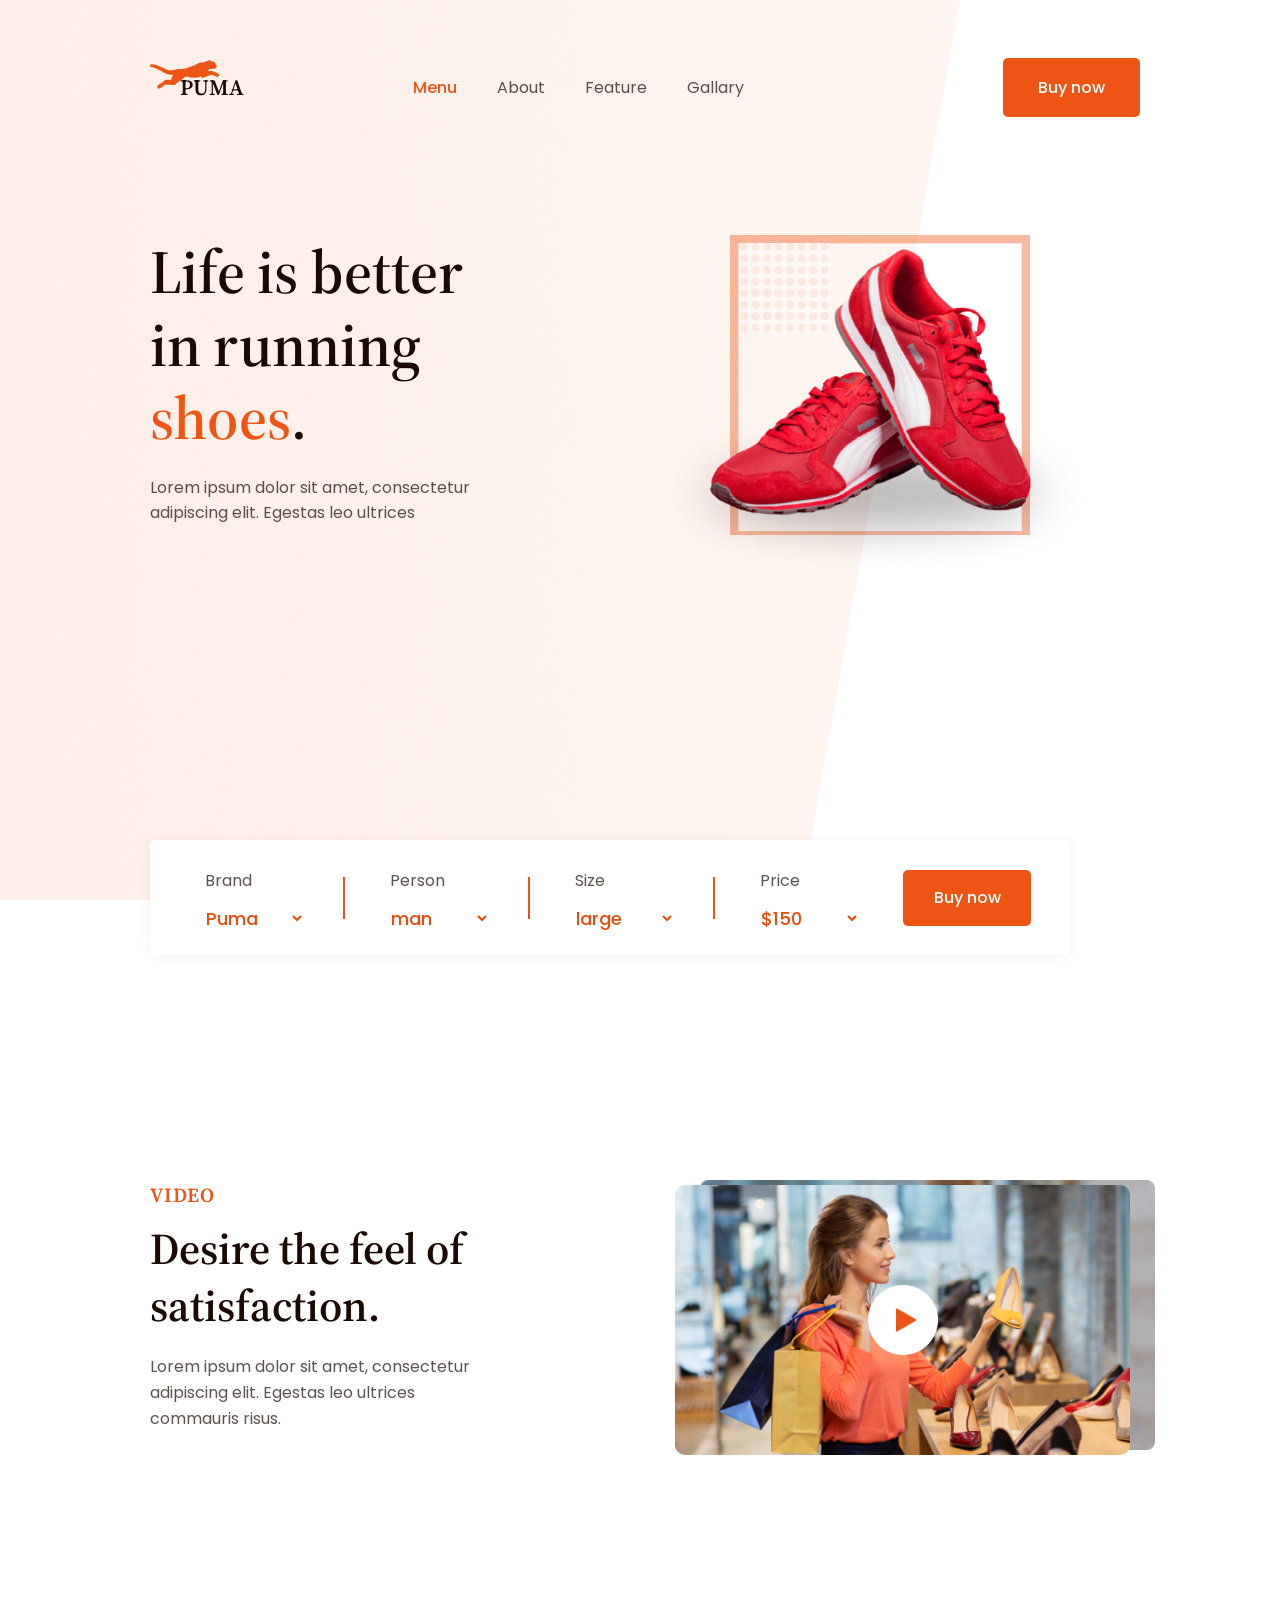
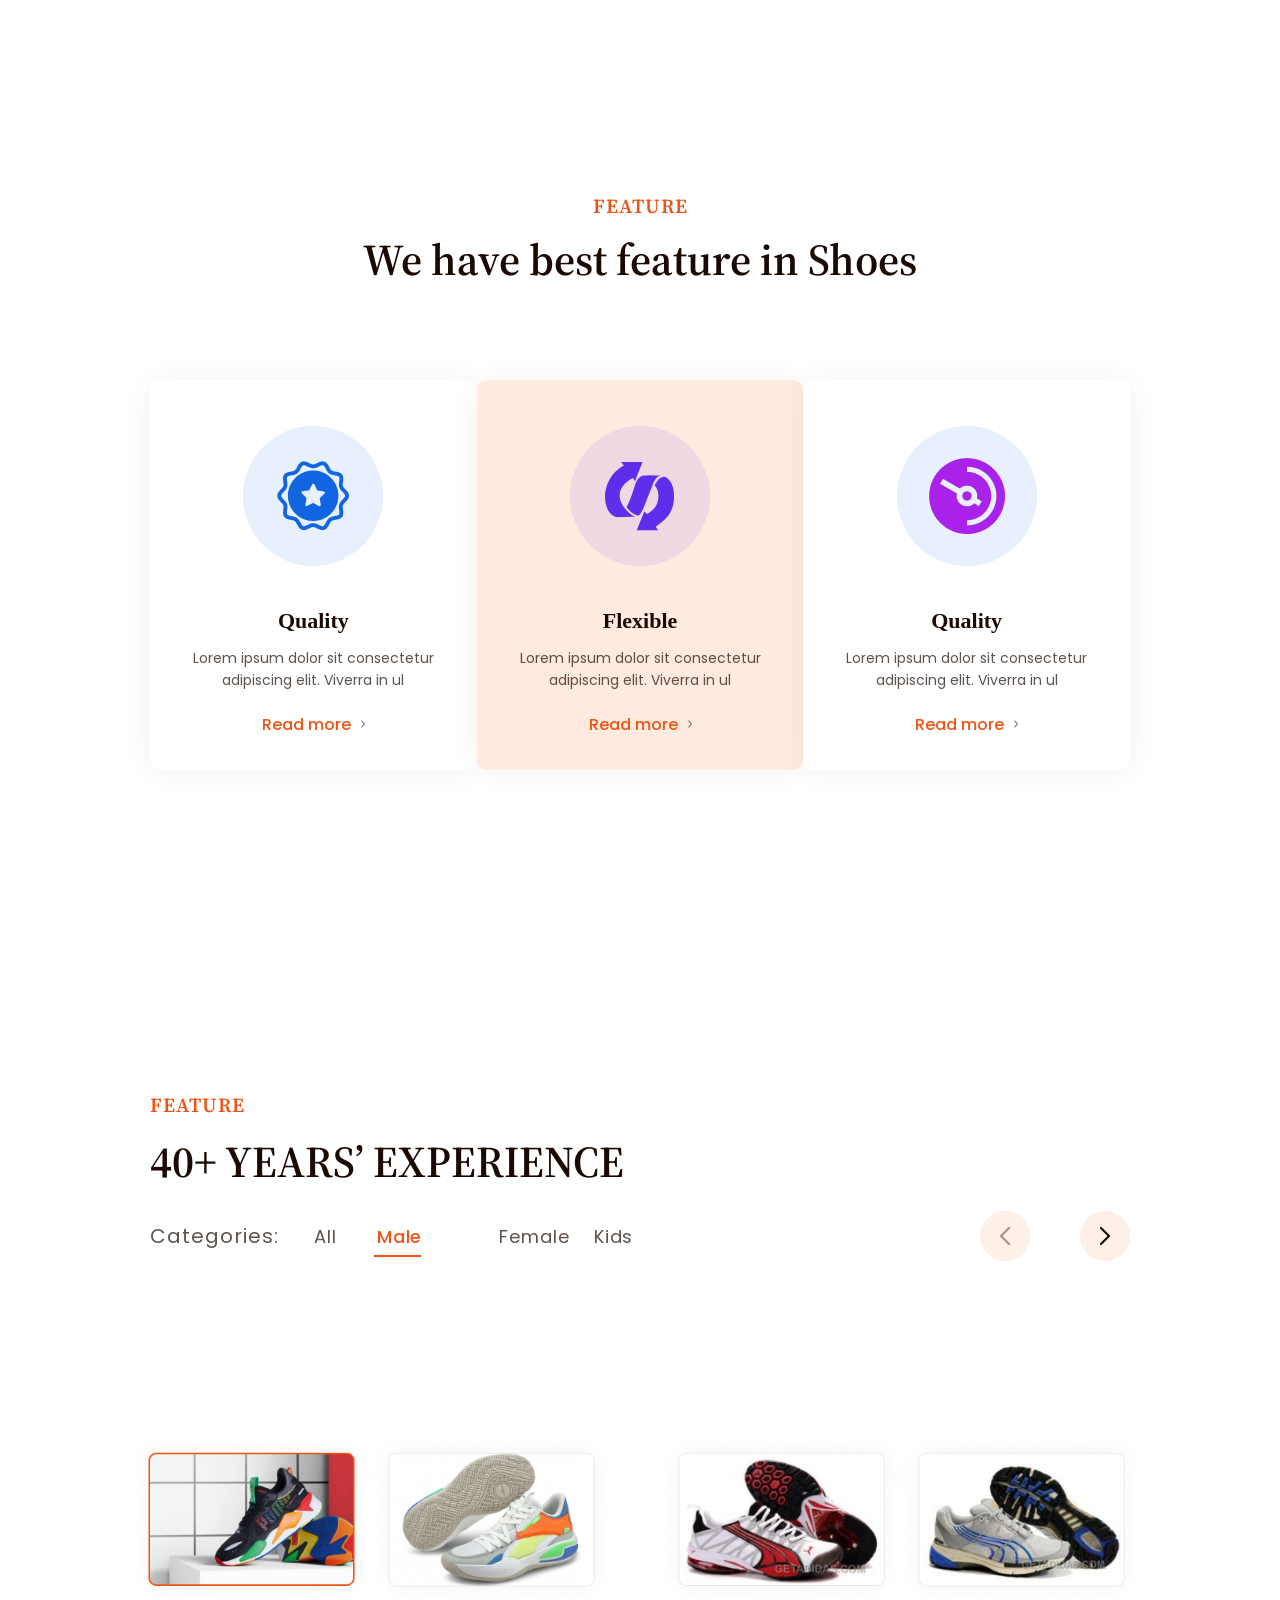
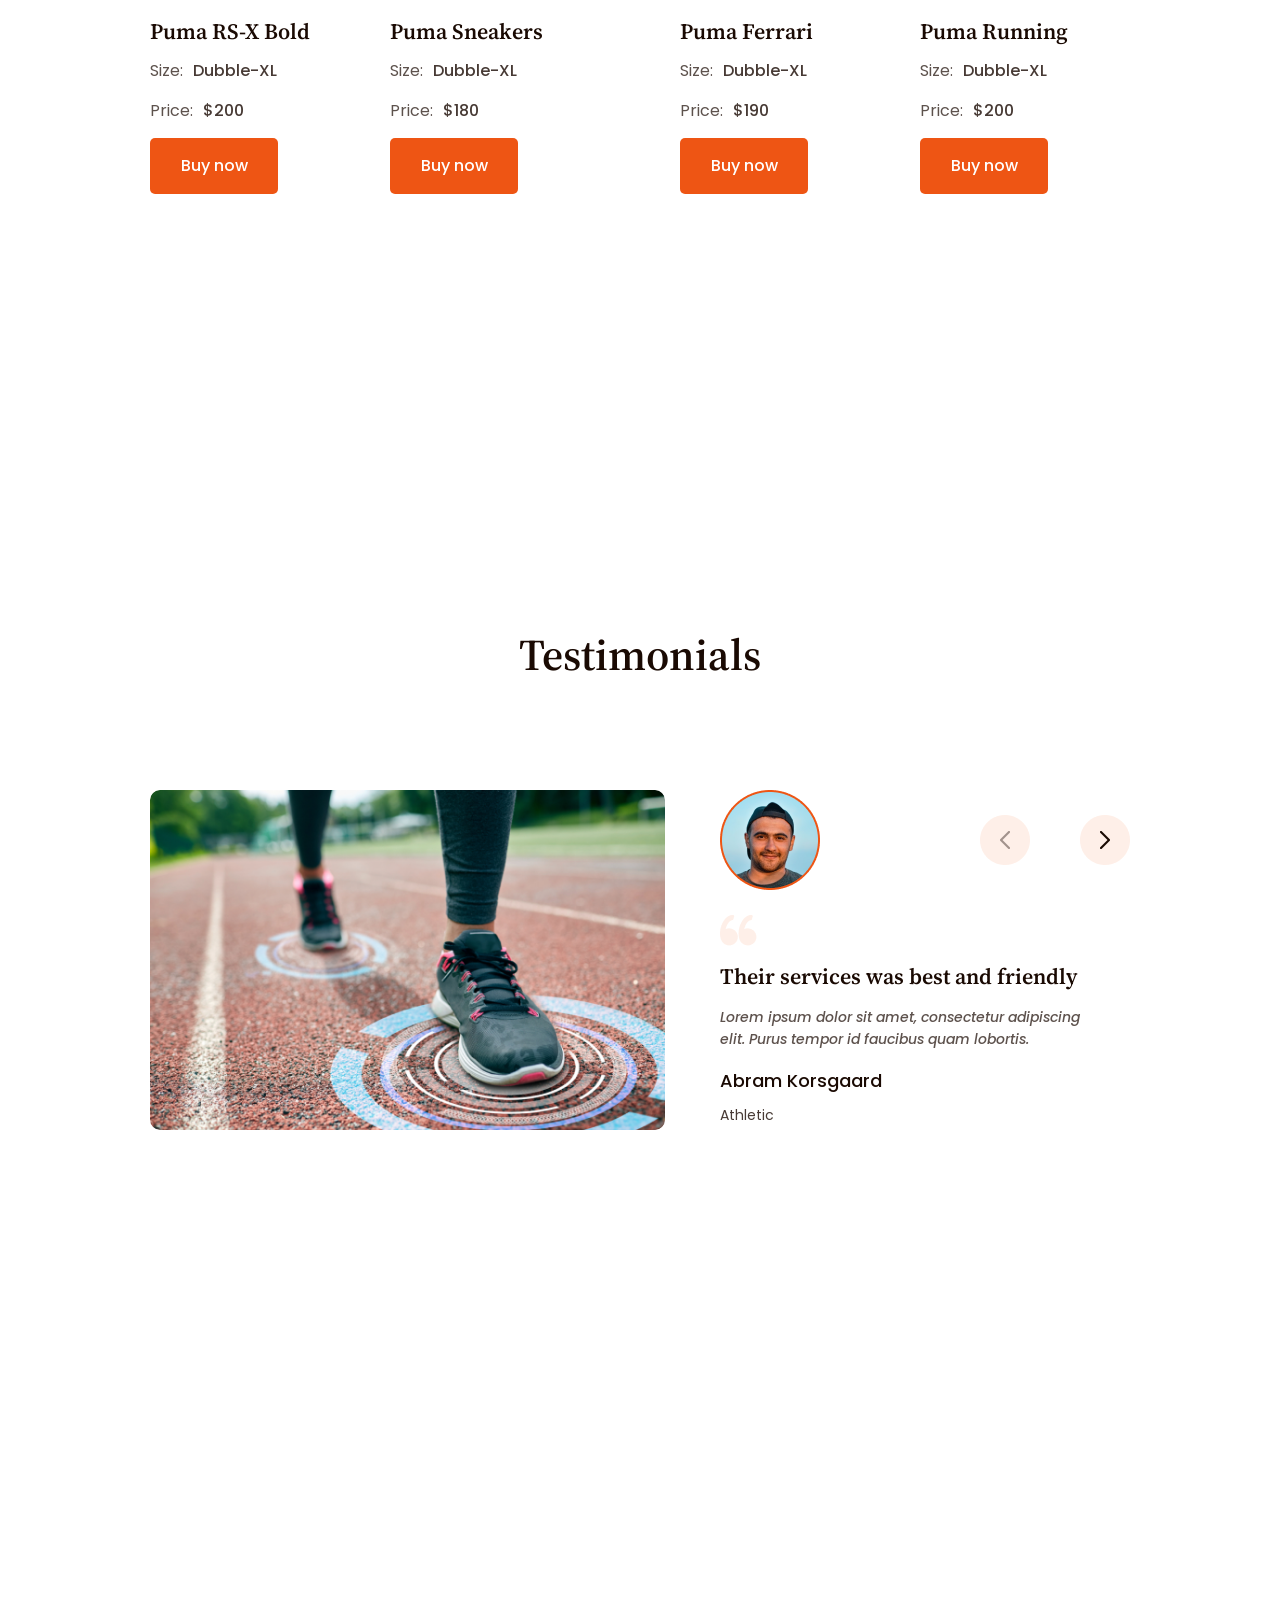
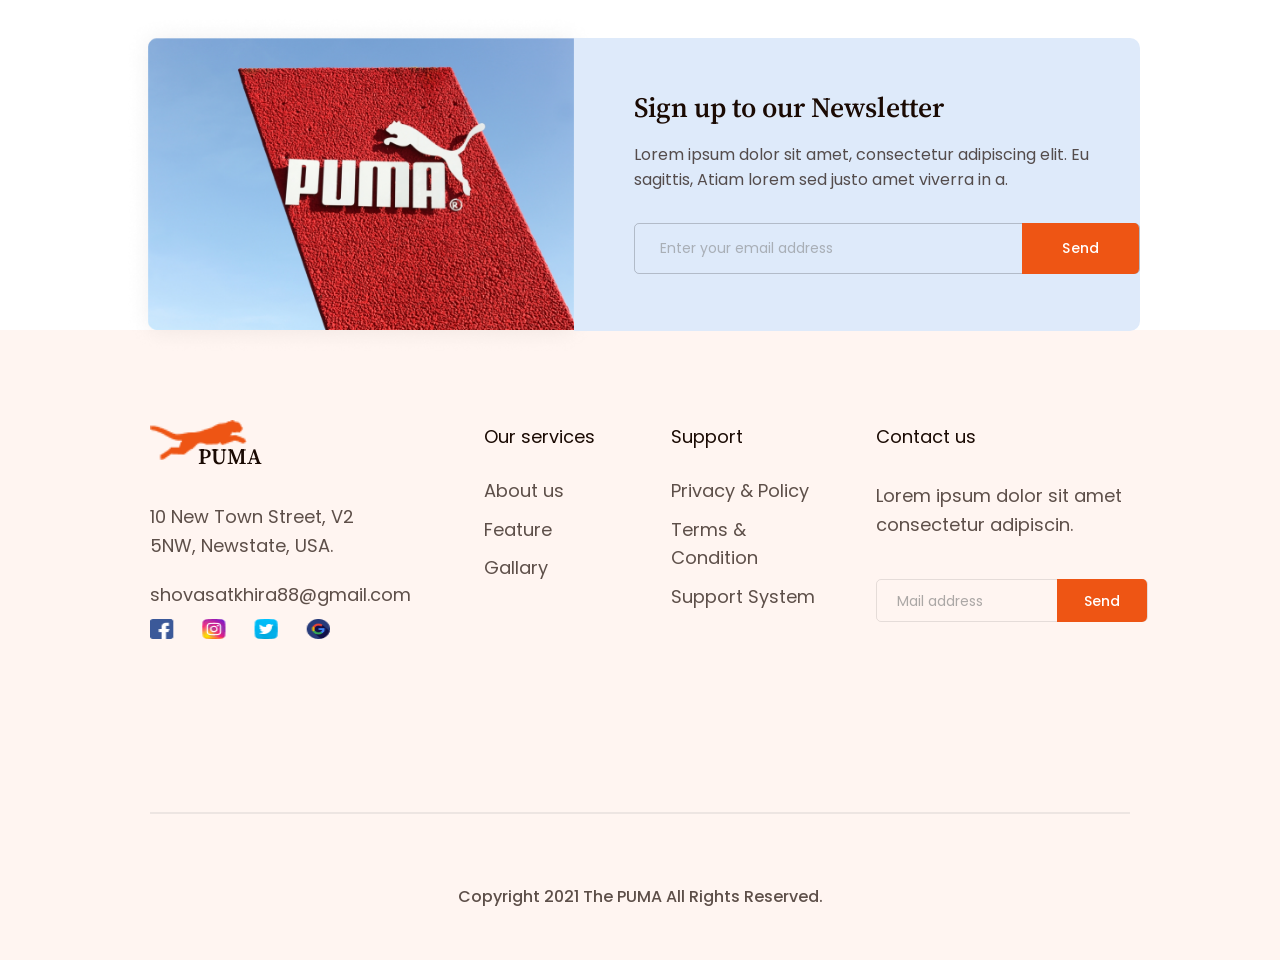
<file: puma/index.html>
<!DOCTYPE html>
<html lang="en">
<head>
    <meta charset="UTF-8">
    <meta http-equiv="X-UA-Compatible" content="IE=edge">
    <meta name="viewport" content="width=
    , initial-scale=1.0">
    <link rel="stylesheet" href="./style/stylee.css">
    <link rel="icon" href="./img/puma.png">
    <title>Puma</title>
    <style>
.wrapphone{
    display: none;
}
@media screen and (max-width:5000px){
    .wrap10phone{
    display: none;
}


}

@media screen and (max-width:500px){
    .wrap{
    display: none;
}
   .wrapphone{
       display: flex;
       flex-direction: column;
   }
.wrap2{
    padding-left: 30px;
    
}
.wrap10phone{
    display: flex;
}
}




    </style>
</head>
<body>

    <div class="wrapphone">
        <header>
        <div class="leftheader">
            <select class="qfw"  name="#">
                <option class="opa" value="1">Menu</option>
                <option  class="opa" value="2">About</option>
                <option  class="opa" value="3">Feature</option>
                <option  class="opa" value="4">Gallary</option>
            </select>
            <img class="logopuma" src="./img/puma.png" alt="puma">
            <h3>PUMA</h3>
            </div>
            <div class="rightheader">
                <button class="Btnhed1">Buy now</button>
            </div>
        </header>
            <main>
                <p class="textmain1">Life is better <br> in running <br>
                </p>
                <div class="box1">
                <p class="textmain2">shoes</p>
                <p  class="textmain1">.</p>
                </div>
                <p class="textmain3">Lorem ipsum dolor sit amet, consectetur <br>
                    adipiscing elit. Egestas leo ultrices </p>
               
            </main>

    </div>
    <div class="wrap">

            <div class="homeLeft">

                <header>
<div class="leftheader">
<img class="logopuma" src="./img/puma.png" alt="puma">
<h3>PUMA</h3>
</div>
<div class="rightheader">
<p class="menuhead">Menu</p>
<p class="menuhead1">About</p>
<p class="menuhead1">Feature</p>
<p class="menuhead1">Gallary</p>
</div>

                </header>
<main>
    <p class="textmain1">Life is better <br> in running <br>
    </p>
    <div class="box1">
    <p class="textmain2">shoes</p>
    <p  class="textmain1">.</p>
    </div>
    <p class="textmain3">Lorem ipsum dolor sit amet, consectetur <br>
        adipiscing elit. Egestas leo ultrices </p>
   
</main>

            </div>
            <div class="homeRight">
<div class="headrightwr1">
    <button class="Btnhed1">Buy now</button>
</div>
<div class="boxkross">
<img class="ramena" src="./img/kross.png" alt="ramena">
<img class="shadowwcros" src="./img/shadowwkros.png" alt="shadowwkros">
<img class="krosapps" src="./img/krosbelps.png" alt="elit">
</div>

            </div>
       

    </div>

<div class="wrap2">
<div class="boxwr2">
<div class="boxwr2vbox1">
    <p class="brandwrtext2">Brand</p>
    <div class="boxawqp">
        <!-- <p class="Pumaatextvbo1">Puma</p> -->
        <select class="qwrt"  name="#">
            <option class="op" value="1">Puma</option>
            <option  class="op" value="2">Adidas</option>
            <option  class="op" value="3">Nike</option>
           
          
        </select>
    </div>
  
</div>
<div class="linebw1"></div>
<div class="boxwr2vbox1">
    <p class="brandwrtext2">Person</p>
    <div class="boxawqp">
        <!-- <p class="Pumaatextvbo1">Puma</p> -->
        <select class="qwrt"  name="#">
            <option class="op" value="1">man</option>
            <option  class="op" value="2">women</option>

           
          
        </select>
    </div>
  
</div>
<div class="linebw1"></div>

<div class="boxwr2vbox">
    <p class="brandwrtext2">Size</p>
    <div class="boxawqp">
        <!-- <p class="Pumaatextvbo1">Puma</p> -->
        <select class="qwrt"  name="#">
            <option class="op" value="1">large</option>
            <option  class="op" value="2">big</option>
        
           
          
        </select>
    </div>
  
</div>

<div class="linebw1"></div>
<div class="boxwr2vbox">
    <p class="brandwrtext2">Price</p>
    <div class="boxawqp">
        <!-- <p class="Pumaatextvbo1">Puma</p> -->
        <select class="qwrt"  name="#">
            <option class="op" value="1">$150</option>
            <option  class="op" value="2">$500</option>
            <option  class="op" value="3">$1000</option>
           
          
        </select>
    </div>
  
</div>
<button class="adj">Buy now</button>
</div>


</div>

<div class="wrap3">

<div class="leftwrap3">
<p class="textwr3">VIDEO</p>
<p class="textwr4">Desire the feel of <br> satisfaction.</p>
<p class="textwr5">Lorem ipsum dolor sit amet, consectetur <br> adipiscing elit. Egestas leo ultrices <br> commauris risus.</p>
</div>

<div class="rightwrap3">
<div class="boxr3">
    <img class="play" src="./img/play.png" alt="play">
</div>
<img class="wallwomen" src=".//img/wllwomen.png" alt="wall">
</div>
</div>
<div class="wrap4">
    <p class="textwr4">FEATURE</p>
    <p class="textwr41">We have best feature in Shoes</p>
</div>
<div class="wrap5">
<div class="card5">
<div class="boxcr5">
    <img class="star1qqq" src="./img/star1.png" alt="star">
</div>
<p class="textwr54">Quality</p>
<p class="textwr55">Lorem ipsum dolor sit consectetur <br> adipiscing elit. Viverra in ul</p>
<div class="boxcr55">
    <p class="textwr551">Read more</p>
    <img class="rightwr5p" src="./img/right.png" alt="right">
</div>
</div>

<div class="card6">
    <div class="boxcr5">
        <img class="star1qqq" src="./img/star2.png" alt="star">
    </div>
    <p class="textwr54">Flexible</p>
    <p class="textwr55">Lorem ipsum dolor sit consectetur <br> adipiscing elit. Viverra in ul</p>
    <div class="boxcr55">
        <p class="textwr551">Read more</p>
        <img class="rightwr5p" src="./img/right.png" alt="right">
    </div>
    </div>
    <div class="card5">
        <div class="boxcr5">
            <img class="star1qqq" src="./img/star3.png" alt="star">
        </div>
        <p class="textwr54">Quality</p>
        <p class="textwr55">Lorem ipsum dolor sit consectetur <br> adipiscing elit. Viverra in ul</p>
        <div class="boxcr55">
            <p class="textwr551">Read more</p>
            <img class="rightwr5p" src="./img/right.png" alt="right">
        </div>
        </div>  
</div>

<div class="wrap6">
<div class="nicwr6">
    <p class="textwr4">FEATURE</p>
    <p class="textwr6" >40+ YEARS’ EXPERIENCE</p>
    <div class="boxwr6">
        <div class="leftboxwr6">
<p class="txtwr61">Categories:</p>
<p class="txtwr62">All</p>
<p class="textwr65432">Male</p>
<div class="linewr6"></div>
<p class="textwr654321">Female</p>
<p class="textwr66">Kids</p>
        </div>
        <div class="rightboxwr6">
<div class="boxwr6q">
    <img  src="./img/leftwr6.png" alt="left">
</div>
<div class="boxwr6q1">
    <img  src="./img/rightwr6.png" alt="left">
</div>
        </div>
    </div>
</div>

<div class="werwr6">
    <div class="rightwer666">
<div class="boxwer6">
<div class="boxwrp6photo"></div>
<p class="textwr6kr">Puma RS-X Bold</p>
<div class="boxwrboxwr6">
    <p class="textwrbbo6">Size:</p>
    <p class="textwrbbo61">Dubble-XL</p>
</div>
<div class="boxwrboxwr6">
    <p class="textwrbbo6">Price:</p>
    <p class="textwrbbo61">$200</p>
</div>
<button class="btnwr6">Buy now</button>
</div>
<div class="boxwer6">
    <div class="boxwrp6photo1"></div>
    <p class="textwr6kr">Puma Sneakers</p>
    <div class="boxwrboxwr6">
        <p class="textwrbbo6">Size:</p>
        <p class="textwrbbo61">Dubble-XL</p>
    </div>
    <div class="boxwrboxwr6">
        <p class="textwrbbo6">Price:</p>
        <p class="textwrbbo61">$180</p>
    </div>
    <button class="btnwr6">Buy now</button>
    </div>
    </div>
    <div class="leftrihthq10">

    
    <div class="boxwer6">
        <div class="boxwrp6photo2"></div>
        <p class="textwr6kr">Puma Ferrari</p>
        <div class="boxwrboxwr6">
            <p class="textwrbbo6">Size:</p>
            <p class="textwrbbo61">Dubble-XL</p>
        </div>
        <div class="boxwrboxwr6">
            <p class="textwrbbo6">Price:</p>
            <p class="textwrbbo61">$190</p>
        </div>
        <button class="btnwr6">Buy now</button>
        </div>
        <div class="boxwer6">
            <div class="boxwrp6photo3"></div>
            <p class="textwr6kr">Puma Running</p>
            <div class="boxwrboxwr6">
                <p class="textwrbbo6">Size:</p>
                <p class="textwrbbo61">Dubble-XL</p>
            </div>
            <div class="boxwrboxwr6">
                <p class="textwrbbo6">Price:</p>
                <p class="textwrbbo61">$200</p>
            </div>
            <button class="btnwr6">Buy now</button>
            </div>
    </div>
</div>
</div>
<div class="wrap7">
    <p class="textwr7">Testimonials</p>
</div>
<div class="wrap8">
    <div class="leftwrap8">
<img class="unphowr8" src="./img/undeground.png" alt="un">


    </div>
    <div class="rihtwrap8">
<div class="boxwr8">
    <img src="./img/pep1.png" alt="pep">
    <div class="boxboxwr8">
        <div class="boxwr6q">
            <img  src="./img/leftwr6.png" alt="left">
        </div>
        <div class="boxwr6q1">
            <img  src="./img/rightwr6.png" alt="left">
        </div>
    </div>
</div>
<img class="kom11" src="./img/kom.png" alt="kom">
<p class="textwr8">Their services was best and friendly</p>
<p  class="textwr81">Lorem ipsum dolor sit amet, consectetur adipiscing <br> elit. Purus tempor id faucibus quam lobortis.</p>
<p  class="textwr82">Abram Korsgaard</p>
<p  class="textwr83">Athletic</p>
    </div>
</div>

<div class="wrap9">
<div class="boxwr9">
    <img class="pumaphoto9" src="./img/pumawr9.png" alt="pumz">
    <div class="boxwrwr9">
        <p class="textwr9">Sign up to our Newsletter</p>
        <p  class="textwr91">Lorem ipsum dolor sit amet, consectetur adipiscing elit. Eu <br> sagittis, Atiam lorem sed justo amet viverra in a.</p>
        <div class="cardwr9">
            <input type="text" placeholder="Enter your email address" class="inpwr10">
            <button class="Btnwr9">Send</button>
        </div>
    </div>
</div>
</div>

 
</div>
<div class="wrap10">
<main>
<div class="leftm">
    <div class="boxp10q">
<img class="puma" src="./img/puma10wr.png" alt="puma">
<p class="textwr10p">PUMA</p>
    </div>
<p class="textwr10qa">10 New Town Street, V2 <br> 5NW, Newstate, USA.</p>
<p class="textwr10qa1">shovasatkhira88@gmail.com</p>
<img class="sociable" src="./img/sociable.png" alt="sociable">
</div>
<div class="uprostred">
<div class="boxtextwr10">
    <p class="cd10w">Our services</p>
    <p class="cd10w1">About us</p>
    <p class="cd10w2">Feature</p>
    <p class="cd10w2">Gallary</p>
</div>
<div class="boxtextwr101">
    <p class="cd10w">Support</p>
    <p class="cd10w1">Privacy & Policy</p>
    <p class="cd10w2">Terms & Condition</p>
    <p class="cd10w2">Support System</p>
</div>


</div>
<div class="rightm">
    <p class="cd10w">Contact us</p>
    <p  class="cd10w1">Lorem ipsum dolor sit amet <br> consectetur adipiscin.</p>
    <div class="boxwr1010box">
        <input type="text" placeholder="Mail address" class="inpwr10">
        <button class="Btnwr9">Send</button>
    </div>
</div>
</main>

<div class="wer100">
    <div class="boxwe10q"></div>
</div>

<div class="nicwr10">
   <p class="wer10textwr">Copyright 2021 The PUMA All Rights Reserved.</p>
</div>


</div>

<div class="wrap10phone">
   
    <div class="boxp10q">
        <img class="puma" src="./img/puma10wr.png" alt="puma">
        <p class="textwr10p">PUMA</p>
            </div>
        <p class="textwr10qa">10 New Town Street, V2 <br> 5NW, Newstate, USA.</p>
        <p class="textwr10qa1">shovasatkhira88@gmail.com</p>
        <img class="sociable" src="./img/sociable.png" alt="sociable">
        <div class="boxp10q1">
            <p class="cd10w">Our services</p>
            <select class="qfw"  name="#">
                <option  class="opa" value="1">About</option>
                <option  class="opa" value="2">Feature</option>
                <option  class="opa" value="3">Gallary</option>
            </select>
            </div>
            <div class="linewr10p"></div>
            <div class="boxp10q1">
                <p class="cd10w">Support</p>
                <select class="qfw"  name="#">
                    <option  class="opa" value="1">Privacy & Policy</option>
                    <option  class="opa" value="2">Terms & Condition</option>
                    <option  class="opa" value="3">Support System</option>
                </select>
                </div>
                <div class="linewr10p"></div>
                 <p class="cd10w1">Contact us</p>
<p  class="cd10w1">Lorem ipsum dolor sit amet <br> consectetur adipiscin.</p>
<div class="boxwr1010box">
    <input type="text" placeholder="Mail address" class="inpwr10">
    <button class="Btnwr9">Send</button>
</div>
<div class="boxwe10ql"></div>
<div class="bodjskl">
<p class="textpgowj">Copyright 2021 The PUMA All Rights Reserved.</p>
</div>
</div>
</body>
</html>
</file>
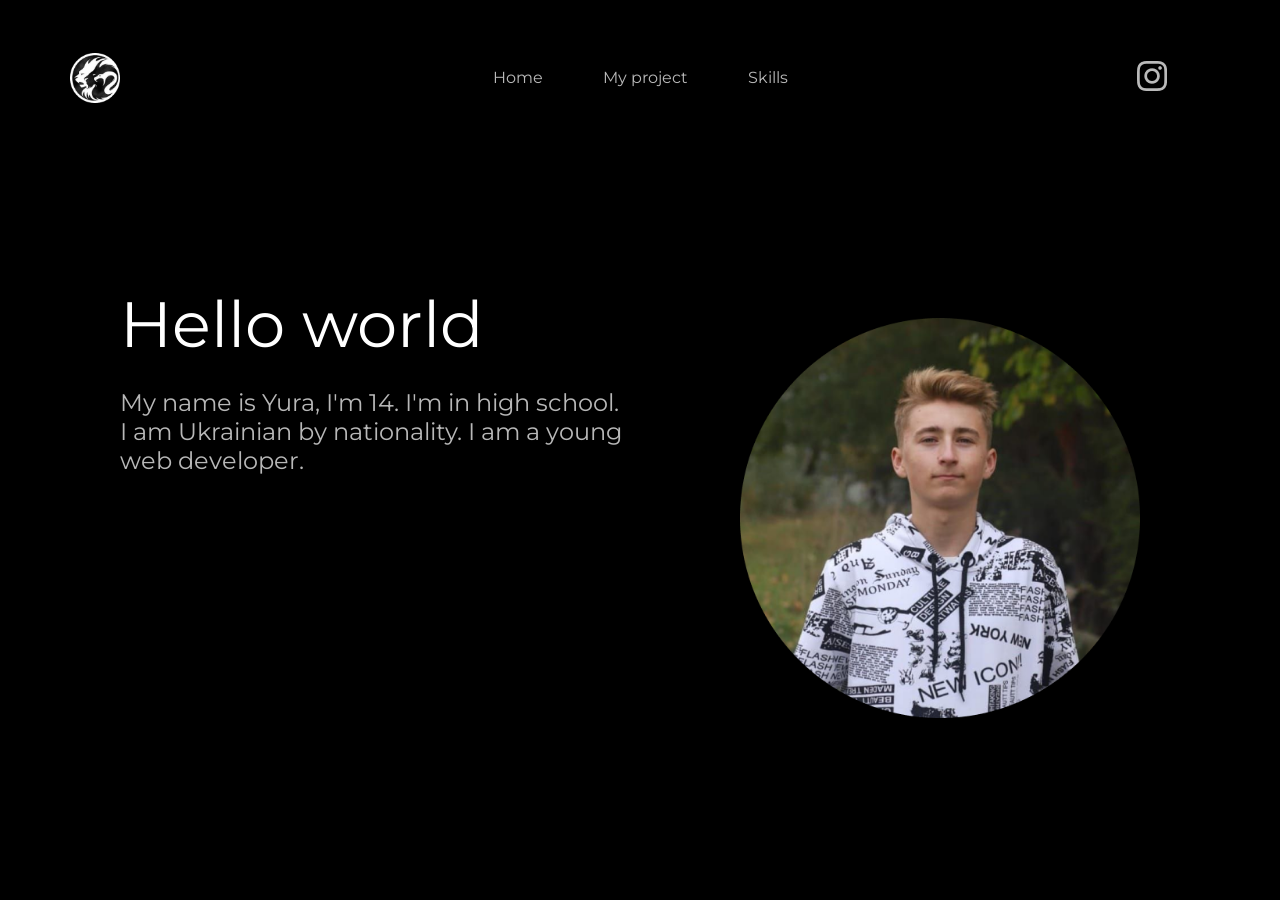
<file: About.html>
<!DOCTYPE html>
<html lang="en">
<head>
    <meta charset="UTF-8">
    <meta http-equiv="X-UA-Compatible" content="IE=edge">
    <meta name="viewport" content="width=
    , initial-scale=1.0">
    <link rel="preconnect" href="https://fonts.googleapis.com">
<link rel="preconnect" href="https://fonts.gstatic.com" crossorigin>
<link href="https://fonts.googleapis.com/css2?family=Montserrat:wght@600&display=swap" rel="stylesheet">
<link rel="preconnect" href="https://fonts.googleapis.com">
<link rel="preconnect" href="https://fonts.gstatic.com" crossorigin>
<link href="https://fonts.googleapis.com/css2?family=Montserrat:wght@800&display=swap" rel="stylesheet">
<link rel="preconnect" href="https://fonts.googleapis.com">
<link rel="preconnect" href="https://fonts.gstatic.com" crossorigin>
<link href="https://fonts.googleapis.com/css2?family=Rubik:wght@800&display=swap" rel="stylesheet">
    <link rel="icon" href="img/apple.png">
    <title>Portfolio</title>
    <style>
  *{
      margin: 0;
      padding: 0;
      box-sizing: border-box;
  }
.wrap{
width: 100%;
height: 100vh;
background-color: rgb(0, 0, 0);

}
.head{
    width: 100%;
    height: 15%;
    /* background-color: rgb(255, 255, 255); */
    display: flex
}
.logo{
    width: 20% ;
    height: 100%;
    /* background-color: rgb(5, 50, 255); */
    display: flex;
    align-items: center;
}
.headtext{
    width: 60% ;
    height: 100%;
    /* background-color: rgb(255, 0, 119); */
    display: flex;
    align-items: center;
    justify-content: center;
    padding-top: 20px;

}
.insta{
    width: 20% ;
    height: 100%;
    /* background-color: rgb(60, 255, 0); */
    display: flex;
    justify-content: center;
    align-items: center;
    padding-top: 20px;
}
.logor{
    width: 50px;
    margin-left: 70px;
    padding-top: 20px;
}
.headtext a{
    text-decoration: none;
    color: #BABABA;
    font-family: 'Montserrat', sans-serif;
    margin: 30px;
}

.headtext a:hover{
    border-bottom: 2px solid  #B8B8B8  ;
    transition: 0.2s;
}




.riop{
    display: flex; 
}
 
.leftbody{
    width: 50%;
    height: 85vh;
    /* background-color: rgb(41, 7, 51); */
}
.rightbody{
    width: 50%;
    height: 85vh;
    /* background-color: rgb(252, 13, 33); */
    display: flex;
    justify-content: flex-start;
    align-items: center;
}
.boxleft{
    width: 600px;
    height: 500px;
    /* background-color: aquamarine; */
    margin-left: 120px;
    padding-top: 150px;
}
.yura{
    font-size: 64px;
    font-family: 'Montserrat', sans-serif;
    color: #ffff;
   
}
.front{
    color: #B8B8B8;
    font-size: 24px;
    font-family: 'Montserrat', sans-serif;
   margin-top: 25px;
}
.avae{
    width: 400px;
    margin-left: 100px;
}
    </style>

</head>
<body>
<div class="wrap">
    <div class="head">
       <div class="logo">
           <img class="logor" src="img/logo.png" alt="">
       </div>
       <div class="headtext">
           <a class="home" href="index.html">Home</a>
           <a class="home" href="Myproject.html">My project</a>
           <a class="home" href="skills.html">Skills</a>

       </div>
       <div class="insta">
           <a href="https://instagram.com/_.yurchik.__?igshid=YmMyMTA2M2Y=">
           <img src="img/instagram.png" alt="">
           </a>
       </div>
       </div>
    


       <div class="riop">
        <div class="leftbody">
        <div class="boxleft">
        <p class="yura">Hello world </p>
     <p class="front">My name is Yura, I'm 14. I'm in high school. <br>
        I am Ukrainian by nationality. I am a young <br> 
        web developer.</p>
     
     
        </div>
        </div>
 
        <div class="rightbody">
      <img class="avae" src="img/ava1.png" alt="">
        </div>
 
      </div>

</div>




    
</body>
</html>
</file>
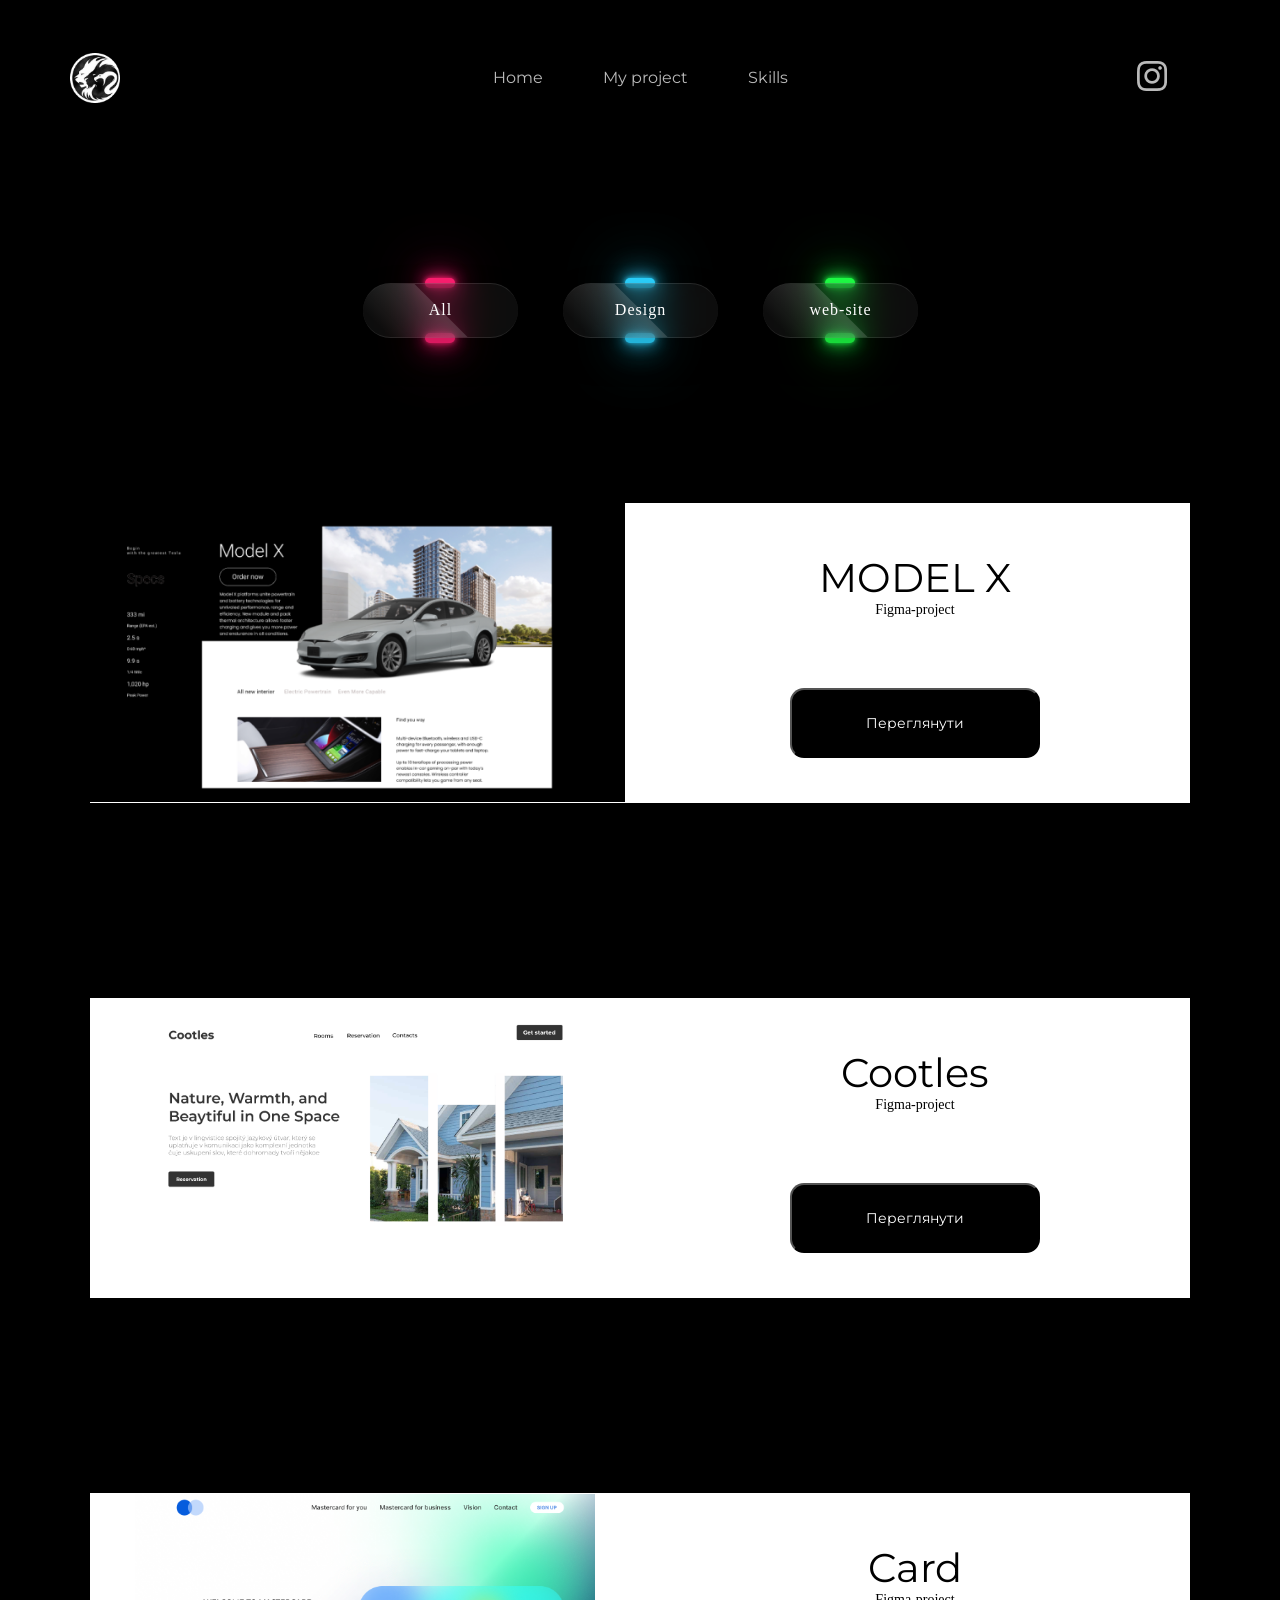
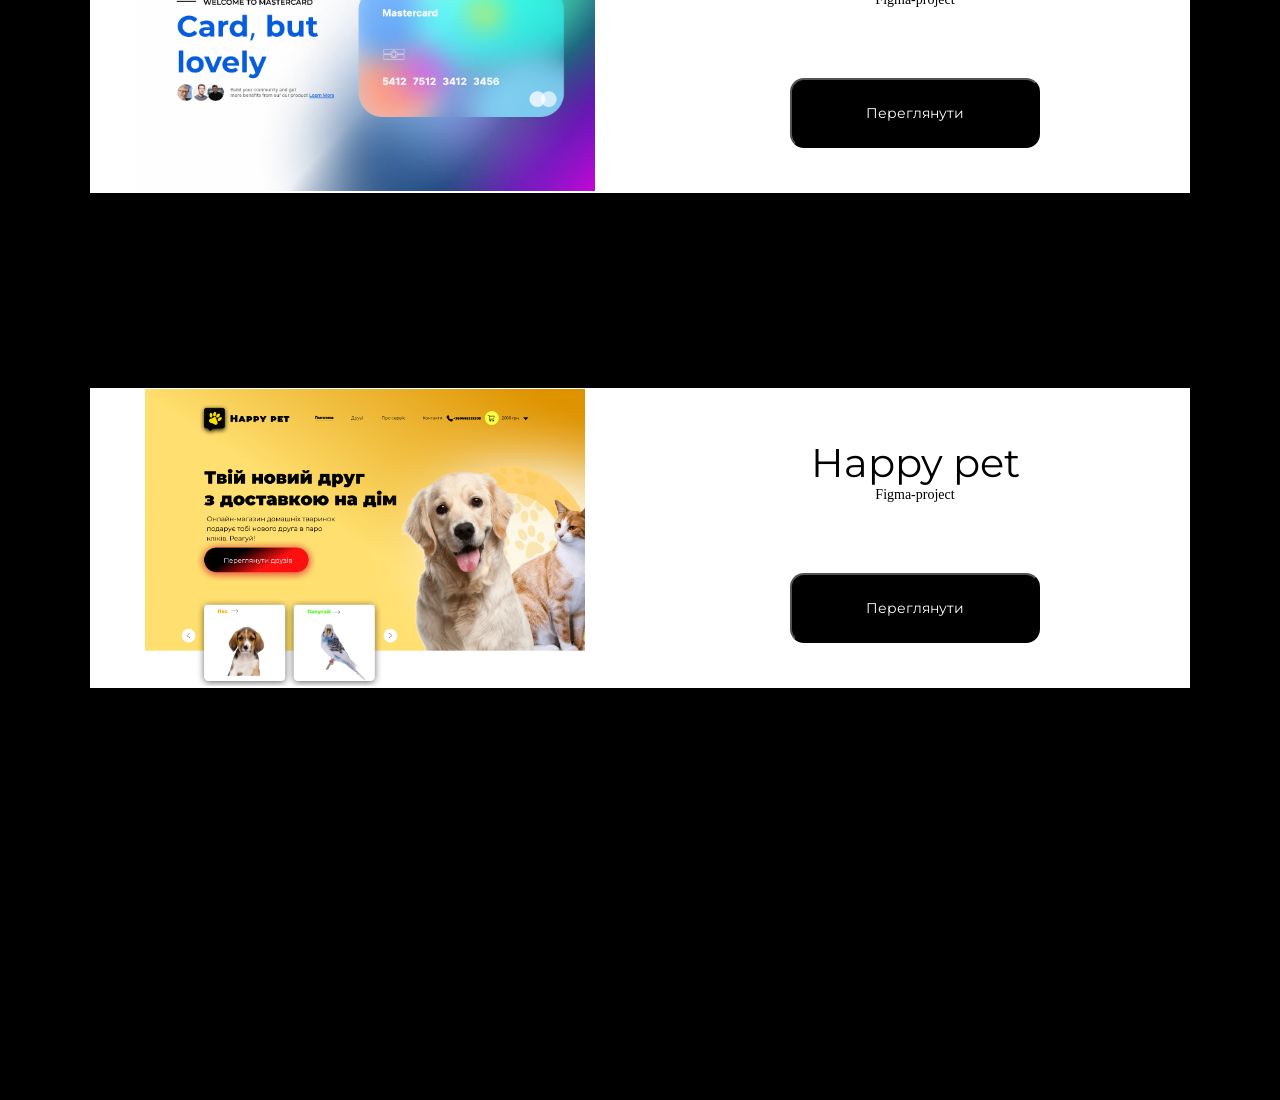
<file: Design.html>
<!DOCTYPE html>
<html lang="en">
<head>
    <meta charset="UTF-8">
    <meta http-equiv="X-UA-Compatible" content="IE=edge">
    <meta name="viewport" content="width=
    , initial-scale=1.0">
    <link rel="preconnect" href="https://fonts.googleapis.com">
<link rel="preconnect" href="https://fonts.gstatic.com" crossorigin>
<link href="https://fonts.googleapis.com/css2?family=Montserrat:wght@600&display=swap" rel="stylesheet">
<link rel="preconnect" href="https://fonts.googleapis.com">
<link rel="preconnect" href="https://fonts.gstatic.com" crossorigin>
<link href="https://fonts.googleapis.com/css2?family=Montserrat:wght@800&display=swap" rel="stylesheet">
<link rel="preconnect" href="https://fonts.googleapis.com">
<link rel="preconnect" href="https://fonts.gstatic.com" crossorigin>
<link href="https://fonts.googleapis.com/css2?family=Rubik:wght@800&display=swap" rel="stylesheet">
    <link rel="icon" href="img/apple.png">
    <title>Portfolio</title>
    <style>
  *{
      margin: 0;
      padding: 0;
      box-sizing: border-box;
  }
.wrap{
width: 100%;
height: 300vh;
background-color: rgb(0, 0, 0);

}
.head{
    width: 100%;
    height: 15vh;
    /* background-color: rgb(255, 255, 255); */
    display: flex
}
.logo{
    width: 20% ;
    height: 100%;
    /* background-color: rgb(5, 50, 255); */
    display: flex;
    align-items: center;
}
.headtext{
    width: 60% ;
    height: 100%;
    /* background-color: rgb(255, 0, 119); */
    display: flex;
    align-items: center;
    justify-content: center;
    padding-top: 20px;

}
.insta{
    width: 20% ;
    height: 100%;
    /* background-color: rgb(60, 255, 0); */
    display: flex;
    justify-content: center;
    align-items: center;
    padding-top: 20px;
}
.logor{
    width: 50px;
    margin-left: 70px;
    padding-top: 20px;
}
.headtext a{
    text-decoration: none;
    color: #BABABA;
    font-family: 'Montserrat', sans-serif;
    margin: 30px;
}

.headtext a:hover{
    border-bottom: 2px solid  #B8B8B8  ;
    transition: 0.2s;
}
.bodyweb{
    width: 100%;
    height: 30vh;
    /* background-color: blue; */
    padding-top: 100px;
    display: flex;
    justify-content: center;
    align-items: center;
}
.webunior{
    font-family: 'Montserrat', sans-serif;
    font-size: 20px ;
    background-color: #ffff;
    border-radius: 45px ;
    border: none;
    width: 120px;
    height: 50px;
    margin: 80px;
    cursor: pointer;
}
.webunior:hover{
    font-size: 20px ;
    background-color: #3BB2D8;
    border-radius: 45px ;
    border: none;
    width: 120px;
    height: 50px;
    margin: 80px;
    color: #ffff;
    cursor: pointer;
}
.project{
    width: 100%;
    height:55vh;
    /* background-color: chocolate; */
    display: flex;
    justify-content: center;
    align-items: center;
}
.card{
    width: 1100px;
    height: 300px;
    background-color: #ffff;
    display: flex;
}
.leftcard{
    width: 50%;
    height: 100%;
    /* background-color: aqua; */
    display: flex;
    justify-content: center;
    align-items: center;
}
.rightcard{
    width: 50%;
    height: 100%;
    /* background-color: rgb(255, 0, 0); */
    display: flex;
    flex-direction: column;
    justify-content: flex-start;
    align-items: center;
    padding-top: 50px;
    
}
.cardphoto{
    width: 535px;
    margin-right: 15px;
}
.textcard{
font-size: 40px;
font-family: 'Montserrat', sans-serif;
}
.textcard1{
    font-size: 14px;
  
}
.btncard{
    width: 250px;
    height: 70px;
    background-color: black;
    color: white;
    font-size: 14px;
font-family: 'Montserrat', sans-serif;
border-radius: 14px;
margin-top: 70px;
cursor: pointer;
}
.allo{
    background-color: #3BB2D8;
    color: #ffff;
}


.cardphoto2{
    width: 540px;
    margin-right: 15px;
}
.Cootles{
    width: 460px;
}
.happy{
    width: 440px;

}

.container
{
  width:600px;
  display:flex;
  /* flex-wrap:wrap; */
  justify-content: space-around;
  padding-bottom: 20px;
  
  
   
}
.container .btn {
    
  position:relative;
  width: 155px;
  height: 55px;
  margin:20px;
}

.container .btn a
{
    position:absolute;
  top:0;
  left:0;
  width:100%;
  height:100%;
  display:flex;
  justify-content:center;
  align-items:center;
  background: rgba(255,255,255,0.05);
  box-shadow: 0 15px 35px rgba(0,0,0,0.2);
  border-top: 1px solid rgba(255,255,255,0.1);
  border-bottom:1px solid rgba(255,255,255,0.1);
  border-radius: 30px;
  color: #fff;
  z-index: 1;
  font-size: 400;
  font-weight: 300;
  letter-spacing: 1px;
  text-decoration: none;
  overflow: hidden;
  transition: 0.5s;
  backdrop-filter: blur(15px);
  
  
  
}

.container .btn:hover a
{
  letter-spacing: 3px;
}

.container .btn a::before
{
  content: '';
  position: absolute;
  top: 0;
  left: 0;
  width: 50%;
  height: 100%;
  background: linear-gradient(to left, rgba(255,255,255,0.15),
  transparent);
  transform: skewX(45deg) translateX(0);
  transition: 0.5s;
}

.container .btn:hover a::before
{
  transform: skewX(45deg) translateX(200%);
}
.container .btn::before
{
  content: '';
  position: absolute;
  left: 50%;
  transform: translateX(-50%);
  bottom: -5px;
  width:30px;
  height:10px;
  background: #f00;
  border-radius: 10px;
  transition: 0.5s;
  transition-delay: 0s;
}
.container .btn:hover::before
{
  bottom: 0;
  height: 50%;
  width: 80%;
  border-radius: 30px;
  transition-delay: 0.5s;
}

.container .btn::after
{
  content: '';
  position: absolute;
  left: 50%;
  transform: translateX(-50%);
  top: -5px;
  width:30px;
  height:10px;
  background: #f00;
  border-radius: 10px;
  transition: 0.5s;
  transition-delay: 0s;
}
.container .btn:hover::after
{
  top: 0;
  height: 50%;
  width: 80%;
  border-radius: 30px;
  transition-delay: 0.5s;
}

.container .btn:nth-child(1)::before,
.container .btn:nth-child(1)::after
{
  background: #ff1f71;
  box-shadow: 0 0 5px #ff1f71,
  0 0 15px #ff1f71,
  0 0 30px #ff1f71,
  0 0 60px #ff1f71;
}

.container .btn:nth-child(2)::before,
.container .btn:nth-child(2)::after
{
  background: #2bd2ff;
  box-shadow: 0 0 5px #2bd2ff,
  0 0 15px #2bd2ff,
  0 0 30px #2bd2ff,
  0 0 60px #2bd2ff;
}

.container .btn:nth-child(3)::before,
.container .btn:nth-child(3)::after
{
  background: #1eff45;
  box-shadow: 0 0 5px #1eff45,
  0 0 15px #1eff45,
  0 0 30px #1eff45,
  0 0 60px #1eff45;
}
    </style>

</head>
<body>
<div class="wrap">
    <div class="head">
    
       <div class="logo">
           <img class="logor" src="img/logo.png" alt="">
       </div>
       <div class="headtext">
           <a class="home" href="index.html">Home</a>
           <a class="home" href="Myproject.html">My project</a>
           <a class="home" href="skills.html">Skills</a>

       </div>
       <div class="insta">
           <a href="https://instagram.com/_.yurchik.__?igshid=YmMyMTA2M2Y=">
           <img src="img/instagram.png" alt="">
           </a>
       </div>

       </div>
    <div class="bodyweb">
        <div class="container">
            <div class="btn"><a href="Myproject.html">All</a></div>  
            <div class="btn"><a href="Design.html">Design</a></div>  
            <div class="btn"><a href="web-site.html">web-site</a></div>  
          </div>
    </div>
<div class="project">
    <div class="card">
     <div class="leftcard">
     <img class="cardphoto" src="img/cardphoto.png" alt="">
     </div>
 
     <div class="rightcard">
<p class="textcard">MODEL X</p>
<p class="textcard1">Figma-project</p>
<a target="blank" href="https://www.figma.com/file/koU2dakHIFO3dRi8zOuueh">
    <button class="btncard">Переглянути</button>
</a>

     </div>


    </div>
</div>
<div class="project">
    <div class="card">
     <div class="leftcard">
     <img class="Cootles" src="img/Cootles.png" alt="">
     </div>
 
     <div class="rightcard">
<p class="textcard">Cootles</p>
<p class="textcard1">Figma-project</p>
<a target="blank" href="https://www.figma.com/file/ZGVrwAx9zomOKNEpEyRoIT">
    <button class="btncard">Переглянути</button>
</a>

     </div>


    </div>
</div>



<div class="project">
    <div class="card">
     <div class="leftcard">
     <img class="Cootles" src="img/card.png" alt="">
     </div>
 
     <div class="rightcard">
<p class="textcard">Card</p>
<p class="textcard1">Figma-project</p>
<a target="blank" href="https://www.figma.com/file/e3nu8xV2Zr55ORPvy4Dz8v">
    <button class="btncard">Переглянути</button>
</a>

     </div>


    </div>
</div>


<div class="project">
    <div class="card">
     <div class="leftcard">
     <img class="happy" src="img/Happz.png" alt="">
     </div>
 
     <div class="rightcard">
<p class="textcard">Happy pet</p>
<p class="textcard1">Figma-project</p>
<a target="blank" href="https://www.figma.com/file/eC2QouaMKuMBiZ2W4CF9hG">
    <button class="btncard">Переглянути</button>
</a>

     </div>


    </div>
</div>





    
</div>





</div>  
</body>
</html>
</file>
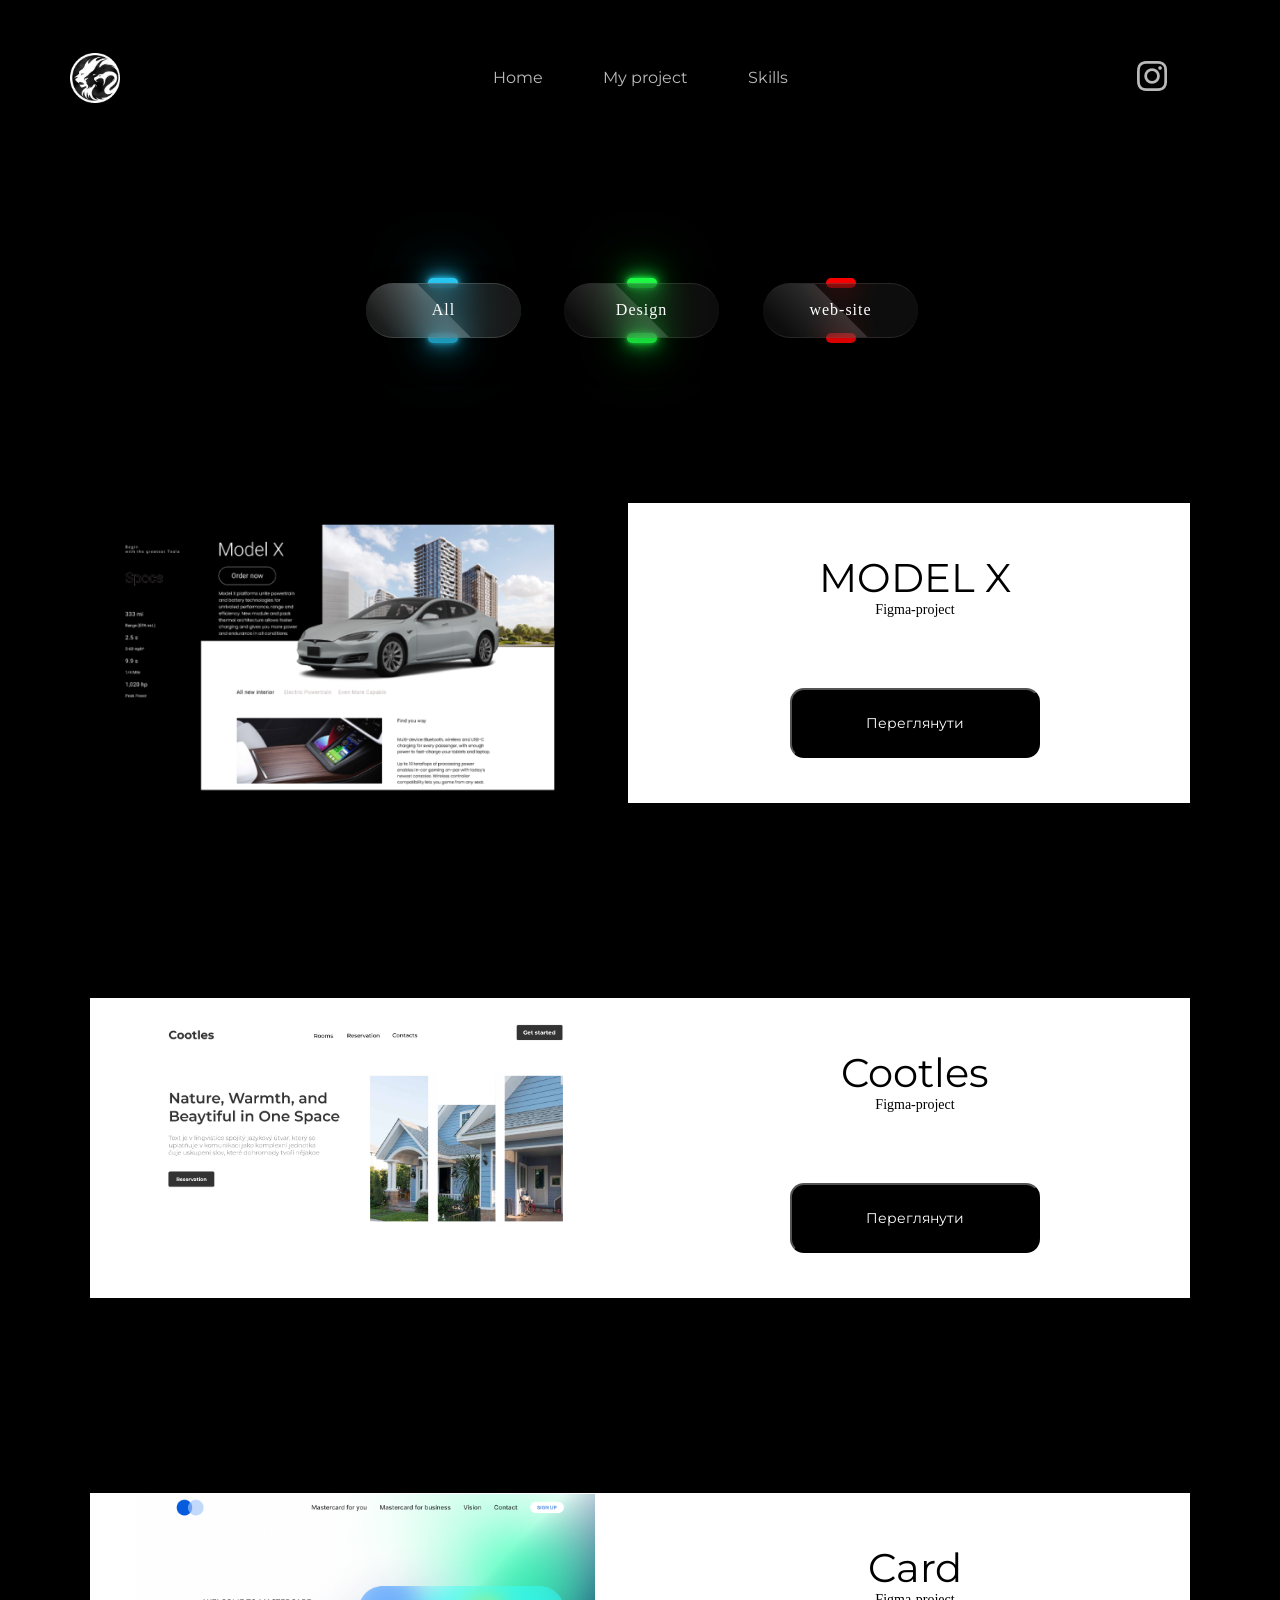
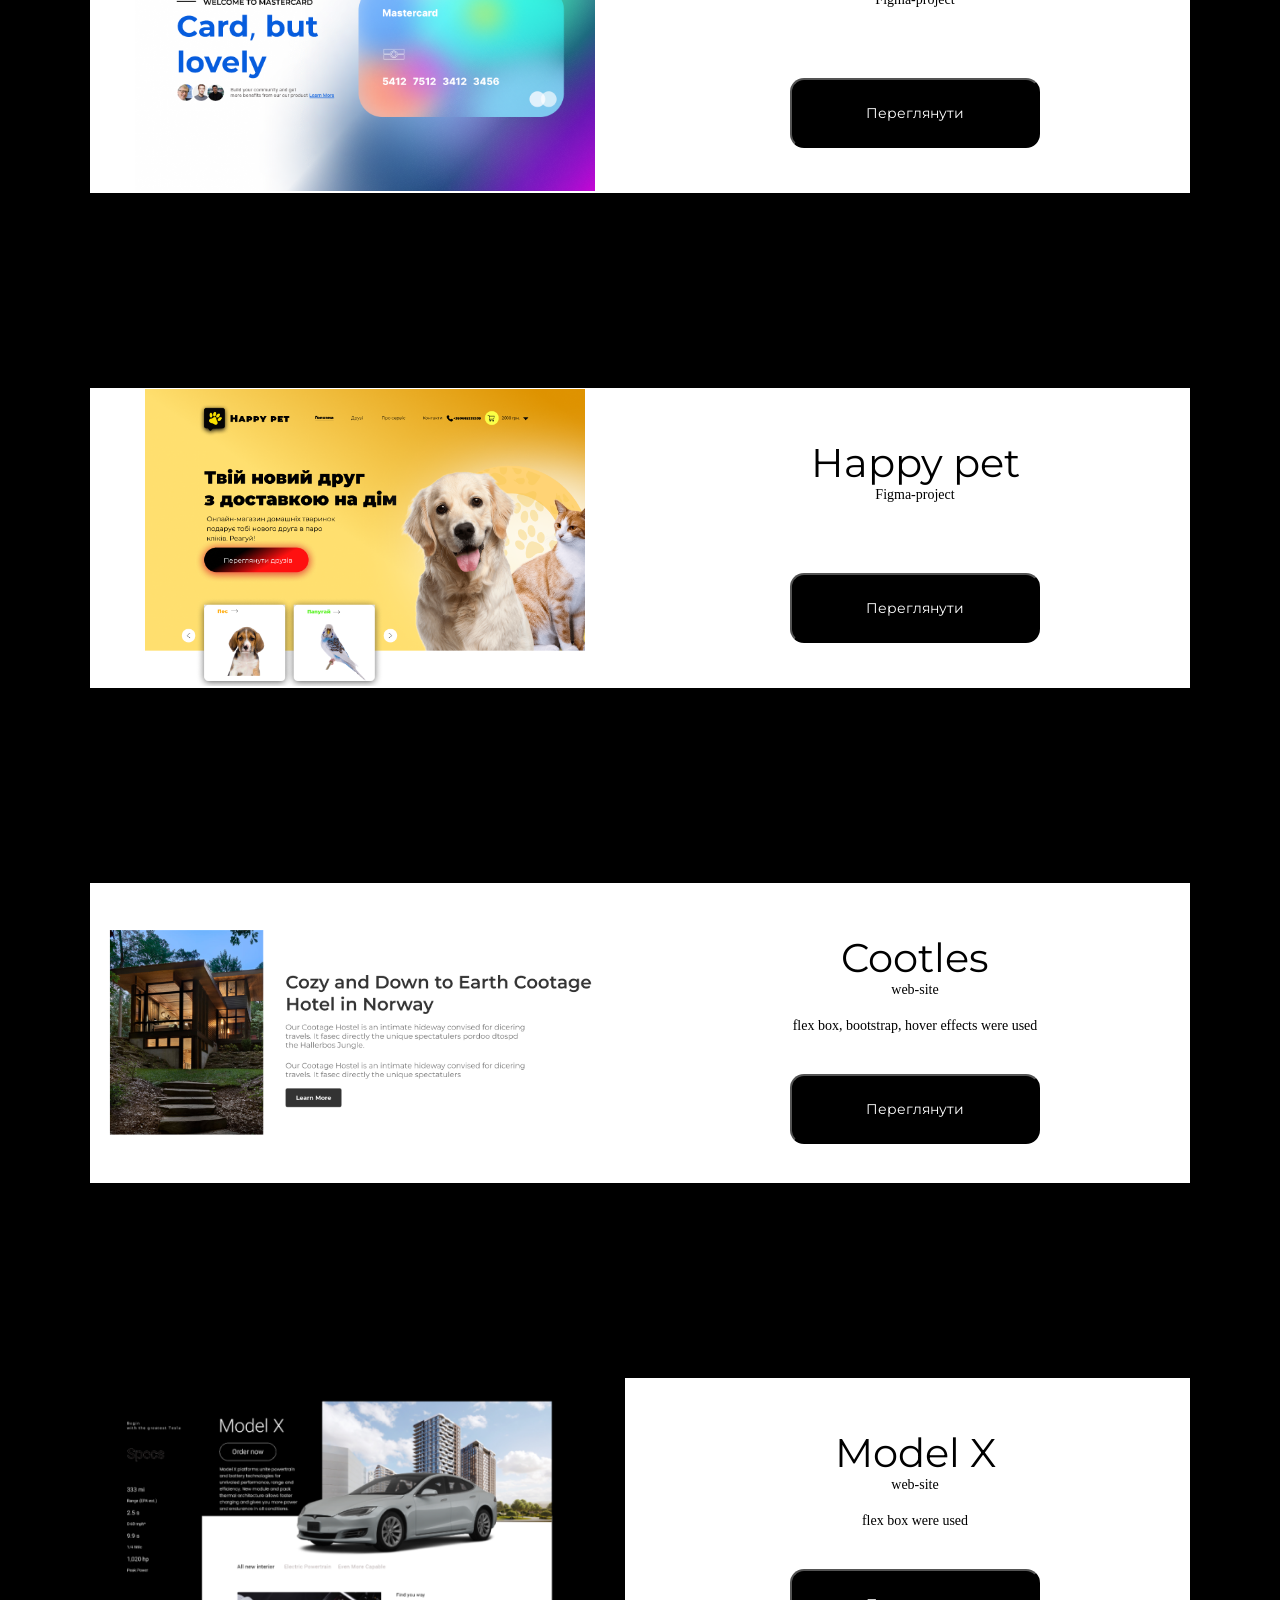
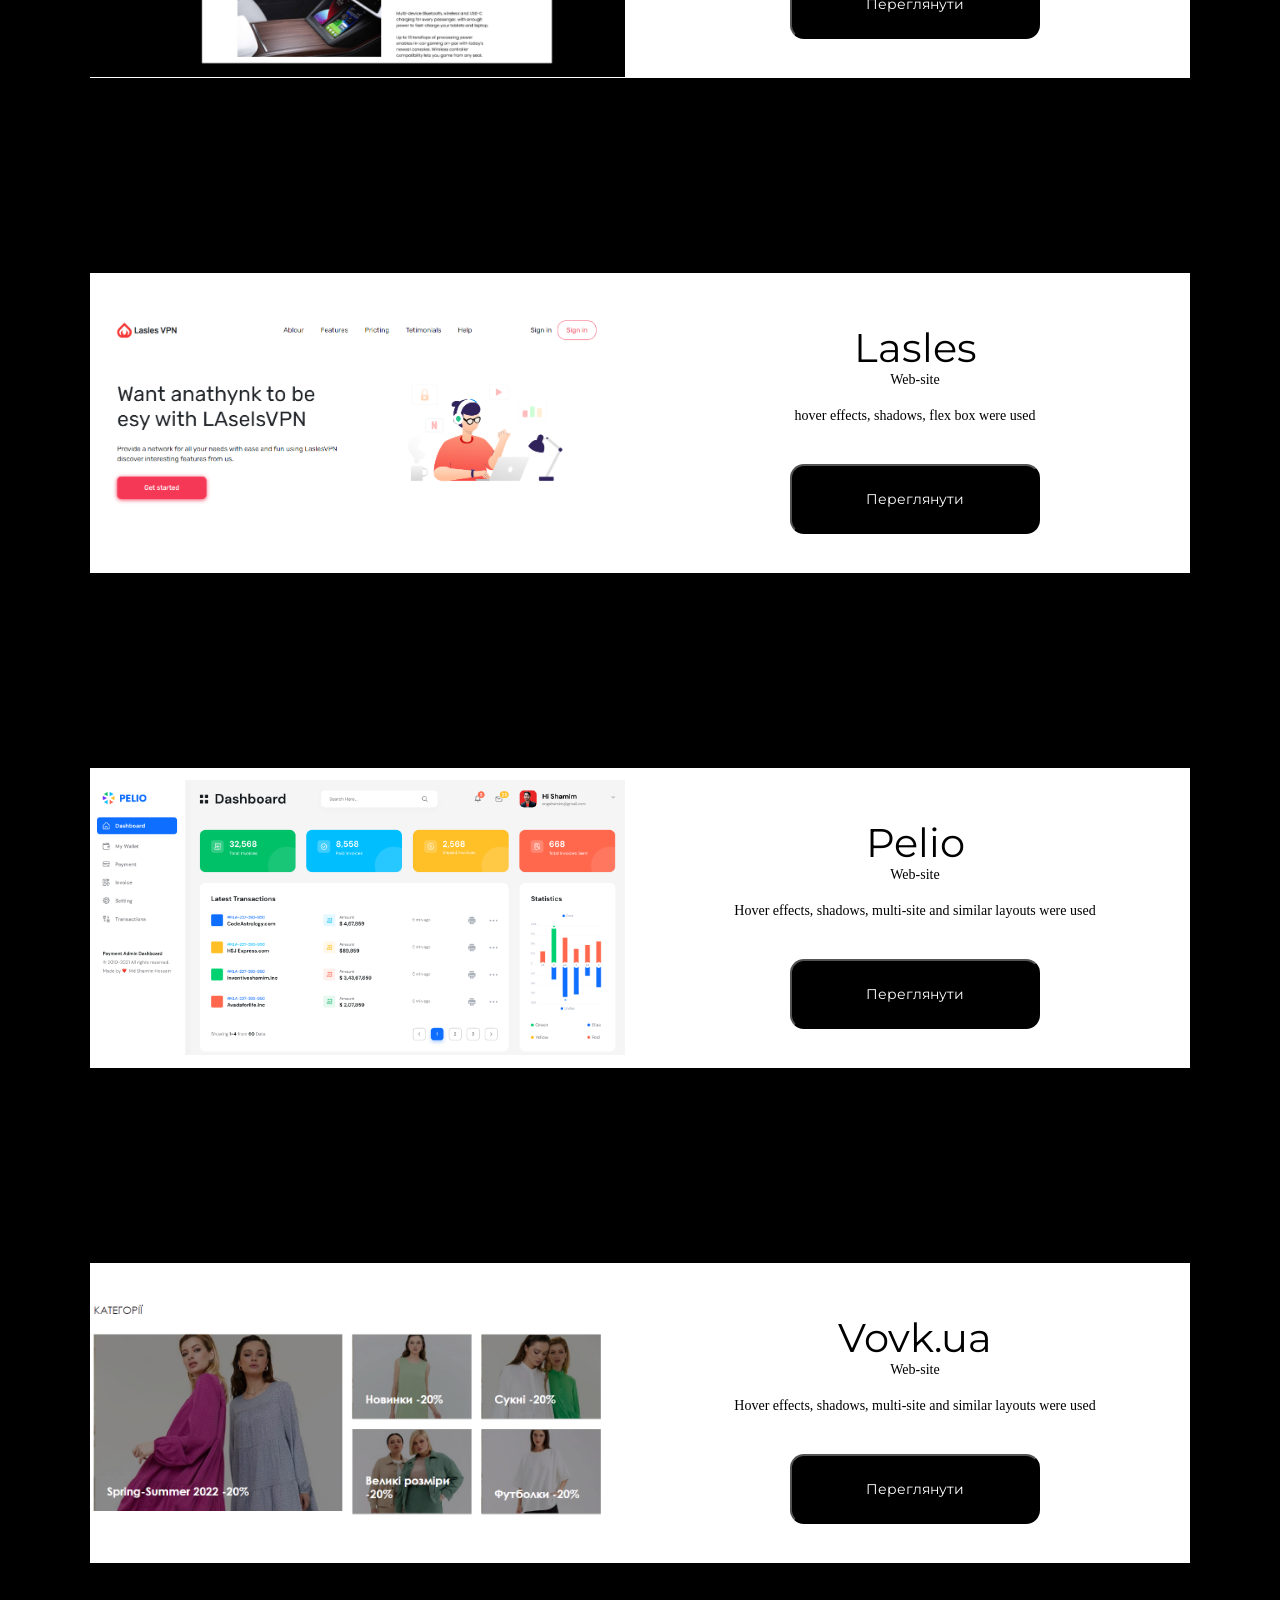
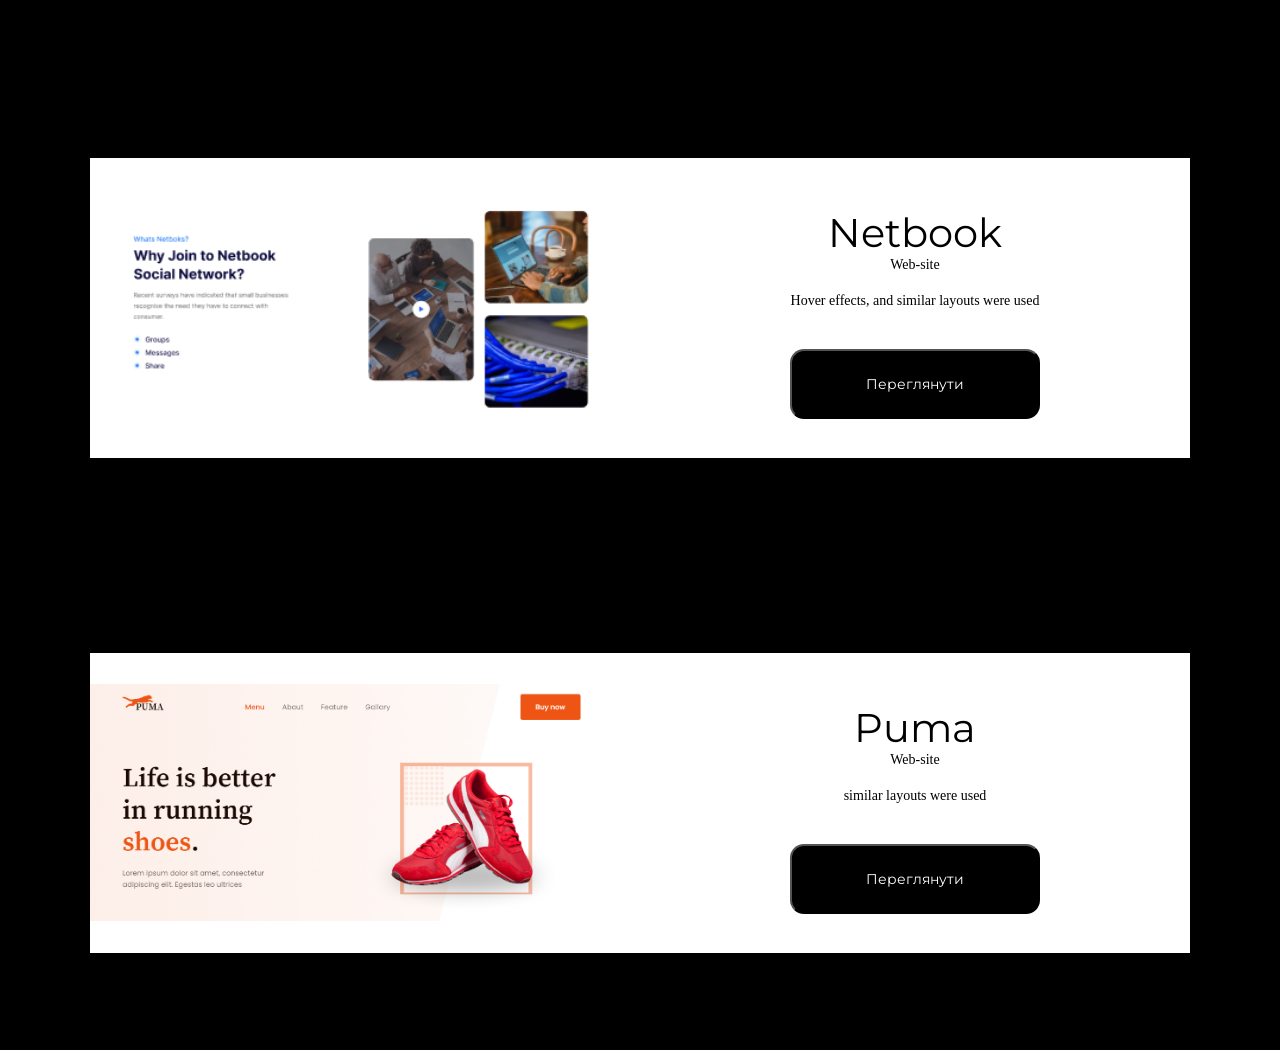
<file: Myproject.html>
<!DOCTYPE html>
<html lang="en">
<head>
    <meta charset="UTF-8">
    <meta http-equiv="X-UA-Compatible" content="IE=edge">
    <meta name="viewport" content="width=
    , initial-scale=1.0">
    <link rel="preconnect" href="https://fonts.googleapis.com">
<link rel="preconnect" href="https://fonts.gstatic.com" crossorigin>
<link href="https://fonts.googleapis.com/css2?family=Montserrat:wght@600&display=swap" rel="stylesheet">
<link rel="preconnect" href="https://fonts.googleapis.com">
<link rel="preconnect" href="https://fonts.gstatic.com" crossorigin>
<link href="https://fonts.googleapis.com/css2?family=Montserrat:wght@800&display=swap" rel="stylesheet">
<link rel="preconnect" href="https://fonts.googleapis.com">
<link rel="preconnect" href="https://fonts.gstatic.com" crossorigin>
<link href="https://fonts.googleapis.com/css2?family=Rubik:wght@800&display=swap" rel="stylesheet">
    <link rel="icon" href="img/apple.png">
    <title>Portfolio</title>
    <style>
  *{
      margin: 0;
      padding: 0;
      box-sizing: border-box;
  }
.wrap{
width: 100%;
height: 650vh;
background-color: rgb(0, 0, 0);

}
.head{
    width: 100%;
    height: 15vh;
    /* background-color: rgb(255, 255, 255); */
   
    display: flex
    
}
.logo{
    width: 20% ;
    height: 100%;
    /* background-color: rgb(5, 50, 255); */
    display: flex;
    align-items: center;
}
.headtext{
    width: 60% ;
    height: 100%;
    /* background-color: rgb(255, 0, 119); */
    display: flex;
    align-items: center;
    justify-content: center;
    padding-top: 20px;

}
.insta{
    width: 20% ;
    height: 100%;
    /* background-color: rgb(60, 255, 0); */
    display: flex;
    justify-content: center;
    align-items: center;
    padding-top: 20px;
}
.logor{
    width: 50px;
    margin-left: 70px;
    padding-top: 20px;
}
.headtext a{
    text-decoration: none;
    color: #BABABA;
    font-family: 'Montserrat', sans-serif;
    margin: 30px;
}

.headtext a:hover{
    border-bottom: 2px solid  #B8B8B8  ;
    transition: 0.2s;
}
.bodyweb{
    width: 100%;
    height: 30vh;
    /* background-color: blue; */
    padding-top: 100px;
    display: flex;
    justify-content: center;
    align-items: center;
}
.webunior{
    font-family: 'Montserrat', sans-serif;
    font-size: 20px ;
    background-color: #ffff;
    border-radius: 45px ;
    border: none;
    width: 120px;
    height: 50px;
    margin: 80px;
    cursor: pointer;
}
.webunior:hover{
    font-size: 20px ;
    background-color: #3BB2D8;
    border-radius: 45px ;
    border: none;
    width: 120px;
    height: 50px;
    margin: 80px;
    color: #ffff;
    cursor: pointer;
}
.project{
    width: 100%;
    height:55vh;
    /* background-color: chocolate; */
    display: flex;
    justify-content: center;
    align-items: center;
}
.card{
    width: 1100px;
    height: 300px;
    background-color: #ffff;
    display: flex;
    
  
}
.leftcard{
    width: 50%;
    height: 100%;
    /* background-color: aqua; */
    display: flex;
    justify-content: center;
    align-items: center;
}
.rightcard{
    width: 50%;
    height: 100%;
    /* background-color: rgb(255, 0, 0); */
    display: flex;
    flex-direction: column;
    justify-content: flex-start;
    align-items: center;
    padding-top: 50px;
    
}
.cardphoto{
    width: 535px;
    margin-right: 15px;
}
.textcard{
font-size: 40px;
font-family: 'Montserrat', sans-serif;
}
.textcard1{
    font-size: 14px;
  
}
.btncard{
    width: 250px;
    height: 70px;
    background-color: black;
    color: white;
    font-size: 14px;
font-family: 'Montserrat', sans-serif;
border-radius: 14px;
margin-top: 70px;
cursor: pointer;
}
.allo{
    background-color: #3BB2D8;
    color: #ffff;
}
.cardphoto2{
    width: 540px;
    margin-right: 15px;
}
.Cootles{
    width: 460px;
}
.happy{
    width: 440px;

}
.hover{
    margin-top: 20px;
}
.btncard1{
    width: 250px;
    height: 70px;
    background-color: black;
    color: white;
    font-size: 14px;
font-family: 'Montserrat', sans-serif;
border-radius: 14px;
margin-top: 40px;
cursor: pointer;
}


.container
{
  width:600px;
  display:flex;
  /* flex-wrap:wrap; */
  justify-content: space-around;
  padding-bottom: 20px;
  
  
   
}
.container .btn {
    
  position:relative;
  width: 155px;
  height: 55px;
  margin:20px;
}

.container .btn a
{
    position:absolute;
  top:0;
  left:0;
  width:100%;
  height:100%;
  display:flex;
  justify-content:center;
  align-items:center;
  background: rgba(255,255,255,0.05);
  box-shadow: 0 15px 35px rgba(0,0,0,0.2);
  border-top: 1px solid rgba(255,255,255,0.1);
  border-bottom:1px solid rgba(255,255,255,0.1);
  border-radius: 30px;
  color: #fff;
  z-index: 1;
  font-size: 400;
  font-weight: 300;
  letter-spacing: 1px;
  text-decoration: none;
  overflow: hidden;
  transition: 0.5s;
  backdrop-filter: blur(15px);
  
  
  
}

.container .btn:hover a
{
  letter-spacing: 3px;
}

.container .btn a::before
{
  content: '';
  position: absolute;
  top: 0;
  left: 0;
  width: 50%;
  height: 100%;
  background: linear-gradient(to left, rgba(255,255,255,0.15),
  transparent);
  transform: skewX(45deg) translateX(0);
  transition: 0.5s;
}

.container .btn:hover a::before
{
  transform: skewX(45deg) translateX(200%);
}
.container .btn::before
{
  content: '';
  position: absolute;
  left: 50%;
  transform: translateX(-50%);
  bottom: -5px;
  width:30px;
  height:10px;
  background: #f00;
  border-radius: 10px;
  transition: 0.5s;
  transition-delay: 0s;
}
.container .btn:hover::before
{
  bottom: 0;
  height: 50%;
  width: 80%;
  border-radius: 30px;
  transition-delay: 0.5s;
}

.container .btn::after
{
  content: '';
  position: absolute;
  left: 50%;
  transform: translateX(-50%);
  top: -5px;
  width:30px;
  height:10px;
  background: #f00;
  border-radius: 10px;
  transition: 0.5s;
  transition-delay: 0s;
}
.container .btn:hover::after
{
  top: 0;
  height: 50%;
  width: 80%;
  border-radius: 30px;
  transition-delay: 0.5s;
}

.container .btn:nth-child(1)::before,
.container .btn:nth-child(1)::after
{
  background: #ff1f71;
  box-shadow: 0 0 5px #ff1f71,
  0 0 15px #ff1f71,
  0 0 30px #ff1f71,
  0 0 60px #ff1f71;
}

.container .btn:nth-child(2)::before,
.container .btn:nth-child(2)::after
{
  background: #2bd2ff;
  box-shadow: 0 0 5px #2bd2ff,
  0 0 15px #2bd2ff,
  0 0 30px #2bd2ff,
  0 0 60px #2bd2ff;
}

.container .btn:nth-child(3)::before,
.container .btn:nth-child(3)::after
{
  background: #1eff45;
  box-shadow: 0 0 5px #1eff45,
  0 0 15px #1eff45,
  0 0 30px #1eff45,
  0 0 60px #1eff45;
}

    </style>

</head>
<body>
<div class="wrap">
    <div class="head">
       <div class="logo">
           <img class="logor" src="img/logo.png" alt="">
       </div>
       <div class="headtext">
           <a class="home" href="index.html">Home</a>
           <a class="home" href="Myproject.html">My project</a>
           <a class="home" href="skills.html">Skills</a>

       </div>
       <div class="insta">
           <a href="https://instagram.com/_.yurchik.__?igshid=YmMyMTA2M2Y=">
           <img src="img/instagram.png" alt="">
           </a>
       </div>
    
       </div>
    <div class="bodyweb">
        <a href="Myproject.html">
            <div class="container">
                <div class="btn"><a href="Myproject.html">All</a></div>  
                <div class="btn"><a href="Design.html">Design</a></div>  
                <div class="btn"><a href="web-site.html">web-site</a></div>  
              </div>
    </div>
<div class="project">
    <div class="card">
     <div class="leftcard">
     <img class="cardphoto2" src="img/cardphoto.png" alt="">
     </div>
 
     <div class="rightcard">
<p class="textcard">MODEL X</p>
<p class="textcard1">Figma-project</p>
<a target="blank" href="https://www.figma.com/file/koU2dakHIFO3dRi8zOuueh">
    <button class="btncard">Переглянути</button>
</a>

     </div>


    </div>

</div>
<div class="project">
    <div class="card">
     <div class="leftcard">
     <img class="Cootles" src="img/Cootles.png" alt="">
     </div>
 
     <div class="rightcard">
<p class="textcard">Cootles</p>
<p class="textcard1">Figma-project</p>
<a target="blank" href="https://www.figma.com/file/ZGVrwAx9zomOKNEpEyRoIT">
    <button class="btncard">Переглянути</button>
</a>

     </div>


    </div>
</div>



<div class="project">
    <div class="card">
     <div class="leftcard">
     <img class="Cootles" src="img/card.png" alt="">
     </div>
 
     <div class="rightcard">
<p class="textcard">Card</p>
<p class="textcard1">Figma-project</p>
<a target="blank" href="https://www.figma.com/file/e3nu8xV2Zr55ORPvy4Dz8v">
    <button class="btncard">Переглянути</button>
</a>

     </div>


    </div>
</div>


<div class="project">
    <div class="card">
     <div class="leftcard">
     <img class="happy" src="img/Happz.png" alt="">
     </div>
 
     <div class="rightcard">
<p class="textcard">Happy pet</p>
<p class="textcard1">Figma-project</p>
<a target="blank" href="https://www.figma.com/file/eC2QouaMKuMBiZ2W4CF9hG">
    <button class="btncard">Переглянути</button>
</a>

     </div>


    </div>
</div>


<div class="project">
    <div class="card">
     <div class="leftcard">
     <img class="cardphoto" src="img/cootryu1.png" alt="">
     </div>
 
     <div class="rightcard">
<p class="textcard">Cootles</p>
<p class="textcard1">web-site</p>
<p class="textcard1 hover"> flex box, bootstrap, hover effects were used</p>
<a target="blank" href="coot/coot.html">
    <button class="btncard1">Переглянути</button>
</a>

     </div>


    </div>
</div>


<div class="project">
    <div class="card">
     <div class="leftcard">
     <img class="cardphoto" src="img/cardphoto.png" alt="">
     </div>
 
     <div class="rightcard">
<p class="textcard">Model X</p>
<p class="textcard1">web-site</p>
<p class="textcard1 hover"> flex box were used</p>
<a target="blank" href="Model X/Model.html">
    <button class="btncard1">Переглянути</button>
</a>

     </div>


    </div>
</div>


<div class="project">
    <div class="card">
     <div class="leftcard">
     <img class="cardphoto" src="img/Lanspases9.png" alt="">
     </div>
 
     <div class="rightcard">
<p class="textcard">Lasles</p>
<p class="textcard1">Web-site</p>
<p class="textcard1 hover">hover effects, shadows,  flex box were used</p>
<a target="blank" href="LainVPNa/LainVPN/index.html">
    <button class="btncard1">Переглянути</button>
</a>

     </div>


    </div>
</div>

<div class="project">
    <div class="card">
     <div class="leftcard">
     <img class="cardphoto" src="img/bag2.png" alt="">
     </div>
 
     <div class="rightcard">
<p class="textcard">Pelio</p>
<p class="textcard1">Web-site</p>
<p class="textcard1 hover">Hover effects, shadows, multi-site  and similar layouts were used</p>
<a target="blank" href="dash/Dash.html">
    <button class="btncard1">Переглянути</button>
</a>

     </div>


    </div>
</div>


<div class="project">
    <div class="card">
     <div class="leftcard">
     <img class="cardphoto" src="img/vovk.png" alt="">
     </div>
 
     <div class="rightcard">
<p class="textcard">Vovk.ua</p>
<p class="textcard1">Web-site</p>
<p class="textcard1 hover">Hover effects, shadows, multi-site  and similar layouts were used</p>
<a target="blank" href="volk/index.html">
    <button class="btncard1">Переглянути</button>
</a>

     </div>


    </div>
</div>

<div class="project">
    <div class="card">
     <div class="leftcard">
     <img class="cardphoto" src="img/Neetphotos.png" alt="">
     </div>
 
     <div class="rightcard">
<p class="textcard">Netbook</p>
<p class="textcard1">Web-site</p>
<p class="textcard1 hover">Hover effects, and similar layouts were used</p>
<a target="blank" href="deff/index.html">
    <button class="btncard1">Переглянути</button>
</a>

     </div>


    </div>
</div>
<div class="project">
    <div class="card">
     <div class="leftcard">
     <img class="cardphoto" src="img/pumaphotooo.png" alt="puma">
     </div>
 
     <div class="rightcard">
<p class="textcard">Puma</p>
<p class="textcard1">Web-site</p>
<p class="textcard1 hover"> similar layouts were used</p>
<a target="blank" href="puma/index.html">
    <button class="btncard1">Переглянути</button>
</a>

     </div>


    </div>
</div>

</div>  

</body>
</html>
</file>
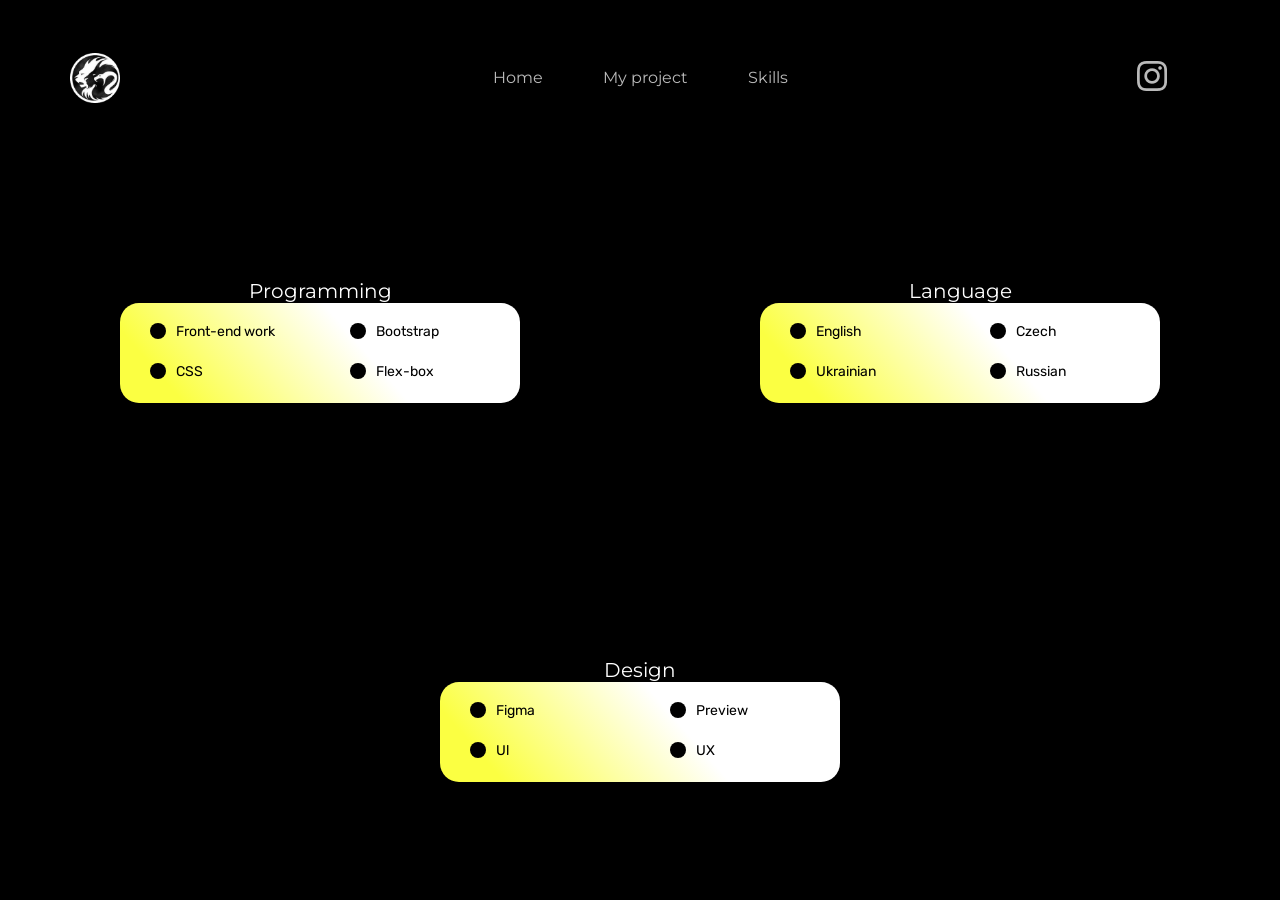
<file: skills.html>
<!DOCTYPE html>
<html lang="en">
<head>
    <meta charset="UTF-8">
    <meta http-equiv="X-UA-Compatible" content="IE=edge">
    <meta name="viewport" content="width=
    , initial-scale=1.0">
    <link rel="preconnect" href="https://fonts.googleapis.com">
<link rel="preconnect" href="https://fonts.gstatic.com" crossorigin>
<link href="https://fonts.googleapis.com/css2?family=Montserrat:wght@600&display=swap" rel="stylesheet">
<link rel="preconnect" href="https://fonts.googleapis.com">
<link rel="preconnect" href="https://fonts.gstatic.com" crossorigin>
<link href="https://fonts.googleapis.com/css2?family=Montserrat:wght@800&display=swap" rel="stylesheet">
<link rel="preconnect" href="https://fonts.googleapis.com">
<link rel="preconnect" href="https://fonts.gstatic.com" crossorigin>
<link href="https://fonts.googleapis.com/css2?family=Rubik:wght@800&display=swap" rel="stylesheet">
    <link rel="icon" href="img/apple.png">
    <title>Portfolio</title>
    <style>
  *{
      margin: 0;
      padding: 0;
      box-sizing: border-box;
  }
.wrap{
width: 100%;
height: 100vh;
background-color: rgb(0, 0, 0);

}
.head{
    width: 100%;
    height: 15%;
    /* background-color: rgb(255, 255, 255); */
    display: flex
}
.logo{
    width: 20% ;
    height: 100%;
    /* background-color: rgb(5, 50, 255); */
    display: flex;
    align-items: center;
}
.headtext{
    width: 60% ;
    height: 100%;
    /* background-color: rgb(255, 0, 119); */
    display: flex;
    align-items: center;
    justify-content: center;
    padding-top: 20px;

}
.insta{
    width: 20% ;
    height: 100%;
    /* background-color: rgb(60, 255, 0); */
    display: flex;
    justify-content: center;
    align-items: center;
    padding-top: 20px;
}
.logor{
    width: 50px;
    margin-left: 70px;
    padding-top: 20px;
}
.headtext a{
    text-decoration: none;
    color: #BABABA;
    font-family: 'Montserrat', sans-serif;
    margin: 30px;
}

.headtext a:hover{
    border-bottom: 2px solid  #B8B8B8  ;
    transition: 0.2s;
}

.card{
    width: 400px;
    height: 100px;
    background: linear-gradient(228.89deg, #FFFFFF 40.42%, #FBFF42 86.84%);
border-radius: 19px;
display: flex;
}
.prog{
    font-size: 20px;
    font-family: 'Montserrat', sans-serif;
    color: #ffff;
  

}
.headcard{
    width: 100px;
    height: 50px;

}
.rightcard{
    width: 50%;
    height: 100%;
   
    padding-top: 144px;
    display: flex;
    flex-direction: column;
    align-items: center;
}
.leftcardcard{
    width: 50%;
    height: 100%;
    
    padding-top: 144px;
    display: flex;
    flex-direction: column;
    align-items: center;
    
    
}
.bodycard{
    width: 100%;
    height: 50vh;
    display: flex;
}
.leftbtn{
    width: 50%;
    height: 100%;
   
    display: flex;
    flex-direction: column;
    justify-content: center;
    
}
.rightbtn{
    width: 50%;
    height: 100%;
   
    display: flex;
    flex-direction: column;
    justify-content: center;
    
}
.olo{
    width: 16px;
    height: 16px;
    border-radius: 50%;
    background-color: #000;
 
}
.leftolo{
    width: 100%;
    height: 20%;
    display: flex;
    margin-bottom: 10px;
    margin-left: 30px;

}
.rughtolo{
    width: 100%;
    height: 20%;
    display: flex;
    margin-left: 30px;
    margin-top: 10px
    
}
.Front{
    font-size: 14px;
font-family: 'Rubik', sans-serif;
    margin-left: 10px;
}
.wrapcard{
    width: 100%;
    height: 30vh;
    display: flex;
    flex-direction: column;
    justify-content: center;
    align-items: center;
}

    </style>

</head>
<body>
<div class="wrap">
    <div class="head">
       <div class="logo">
           <img class="logor" src="img/logo.png" alt="">
       </div>
       <div class="headtext">
           <a class="home" href="index.html">Home</a>
           <a class="home" href="Myproject.html">My project</a>
           <a class="home" href="skills.html">Skills</a>

       </div>
       <div class="insta">
           <a href="https://instagram.com/_.yurchik.__?igshid=YmMyMTA2M2Y=">
           <img src="img/instagram.png" alt="">
           </a>
       </div>
       </div>
  <div class="bodycard">
      <div class="leftcardcard">
        <p class="prog">Programming</p>
<div class="card">
<div class="leftbtn">
    <div class="leftolo">
<div class="olo"></div>
<p class="Front">Front-end work</p>

    </div>
    <div class="rughtolo">
<div class="olo"></div>
<p class="Front">CSS</p>

    </div>
</div>
<div class="rightbtn">
    <div class="leftolo">
        <div class="olo"></div>
        <p class="Front">Bootstrap</p>
        
            </div>
            <div class="rughtolo">
        <div class="olo"></div>
        <p class="Front">Flex-box</p>
        
            </div>
</div>


</div>


      </div>

<div class="rightcard">
    <p class="prog">Language</p>
    <div class="card">
    <div class="leftbtn">
        <div class="leftolo">
    <div class="olo"></div>
    <p class="Front">English</p>
    
        </div>
        <div class="rughtolo">
    <div class="olo"></div>
    <p class="Front">Ukrainian</p>
    
        </div>
    </div>
    <div class="rightbtn">
        <div class="leftolo">
            <div class="olo"></div>
            <p class="Front">Czech</p>
            
                </div>
                <div class="rughtolo">
            <div class="olo"></div>
            <p class="Front">Russian</p>
            
                </div>
    </div>
    
    
    </div>
</div>


  </div>
  

<div class="wrapcard">
    <p class="prog">Design</p>
    <div class="card">
    <div class="leftbtn">
        <div class="leftolo">
    <div class="olo"></div>
    <p class="Front">Figma</p>
    
        </div>
        <div class="rughtolo">
    <div class="olo"></div>
    <p class="Front">Ul</p>
    
        </div>
    </div>
    <div class="rightbtn">
        <div class="leftolo">
            <div class="olo"></div>
            <p class="Front">Preview</p>
            
                </div>
                <div class="rughtolo">
            <div class="olo"></div>
            <p class="Front">UX</p>
            
                </div>
    </div>
    
    
    </div>
</div>



</div>




    
</body>
</html>
</file>
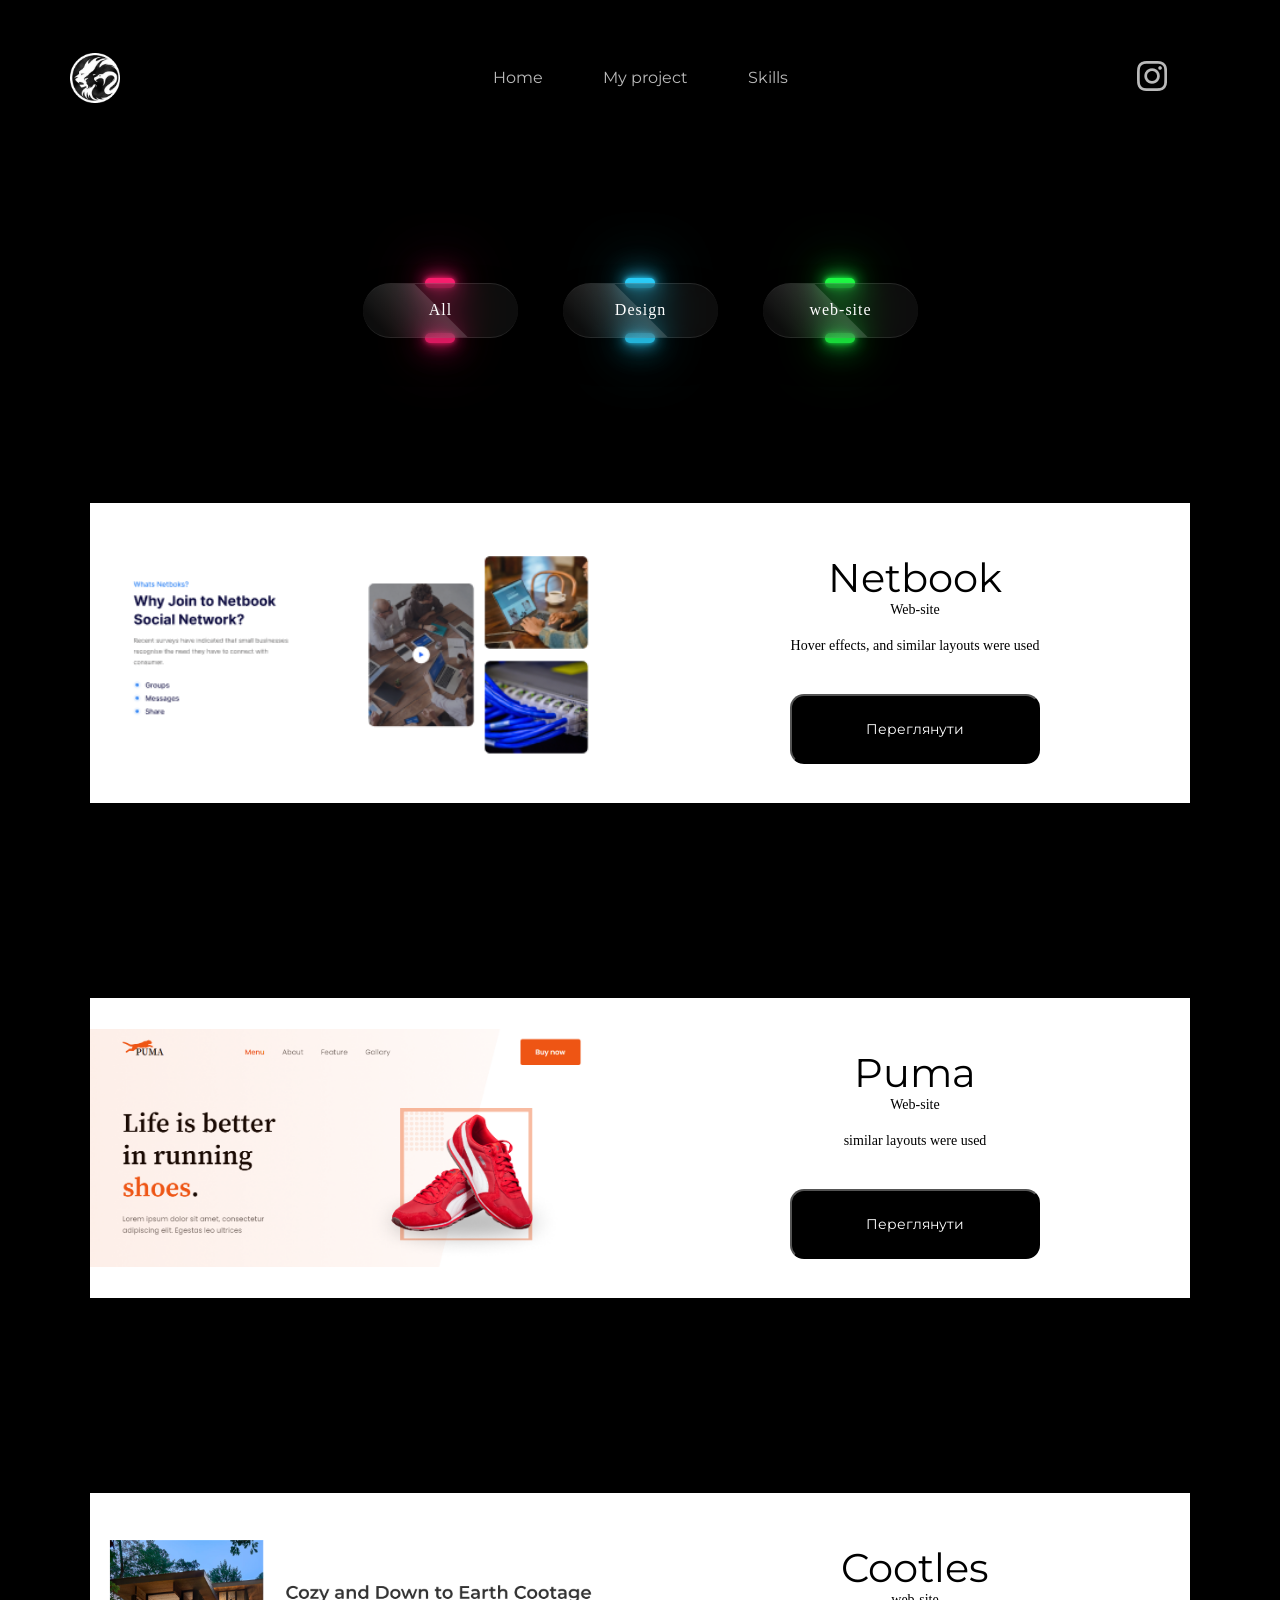
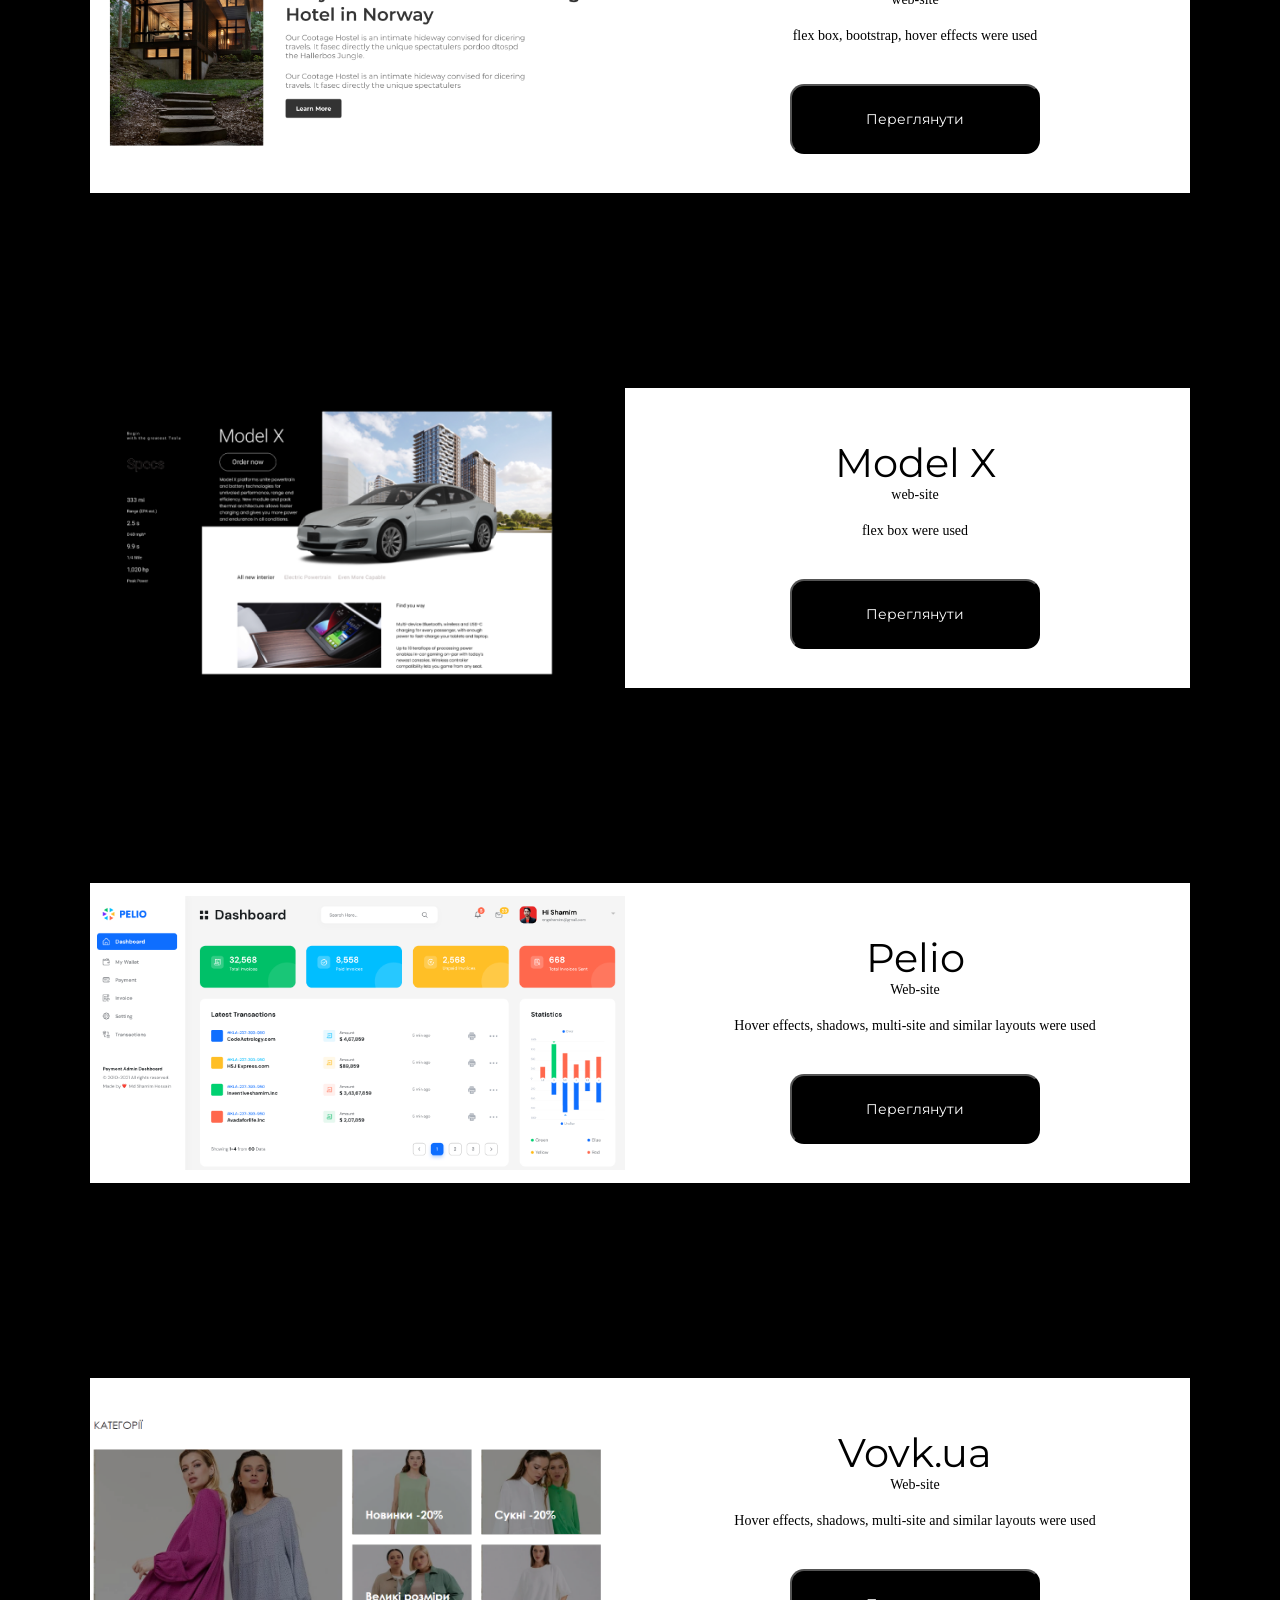
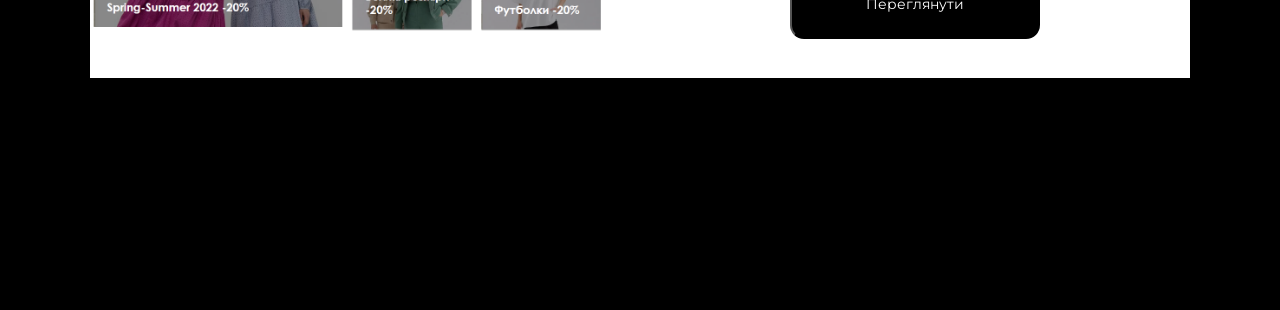
<file: web-site.html>
<!DOCTYPE html>
<html lang="en">
<head>
    <meta charset="UTF-8">
    <meta http-equiv="X-UA-Compatible" content="IE=edge">
    <meta name="viewport" content="width=
    , initial-scale=1.0">
    <link rel="preconnect" href="https://fonts.googleapis.com">
<link rel="preconnect" href="https://fonts.gstatic.com" crossorigin>
<link href="https://fonts.googleapis.com/css2?family=Montserrat:wght@600&display=swap" rel="stylesheet">
<link rel="preconnect" href="https://fonts.googleapis.com">
<link rel="preconnect" href="https://fonts.gstatic.com" crossorigin>
<link href="https://fonts.googleapis.com/css2?family=Montserrat:wght@800&display=swap" rel="stylesheet">
<link rel="preconnect" href="https://fonts.googleapis.com">
<link rel="preconnect" href="https://fonts.gstatic.com" crossorigin>
<link href="https://fonts.googleapis.com/css2?family=Rubik:wght@800&display=swap" rel="stylesheet">
    <link rel="icon" href="img/apple.png">
    <title>Portfolio</title>
    <style>
  *{
      margin: 0;
      padding: 0;
      box-sizing: border-box;
  }
.wrap{
width: 100%;
height: 390vh;
background-color: rgb(0, 0, 0);

}
.head{
    width: 100%;
    height: 15vh;
    /* background-color: rgb(255, 255, 255); */
    display: flex
}
.logo{
    width: 20% ;
    height: 100%;
    /* background-color: rgb(5, 50, 255); */
    display: flex;
    align-items: center;
}
.headtext{
    width: 60% ;
    height: 100%;
    /* background-color: rgb(255, 0, 119); */
    display: flex;
    align-items: center;
    justify-content: center;
    padding-top: 20px;

}
.insta{
    width: 20% ;
    height: 100%;
    /* background-color: rgb(60, 255, 0); */
    display: flex;
    justify-content: center;
    align-items: center;
    padding-top: 20px;
}
.logor{
    width: 50px;
    margin-left: 70px;
    padding-top: 20px;
}
.headtext a{
    text-decoration: none;
    color: #BABABA;
    font-family: 'Montserrat', sans-serif;
    margin: 30px;
}

.headtext a:hover{
    border-bottom: 2px solid  #B8B8B8  ;
    transition: 0.2s;
}
.bodyweb{
    width: 100%;
    height: 30vh;
    /* background-color: blue; */
    padding-top: 100px;
    display: flex;
    justify-content: center;
    align-items: center;
}
.webunior{
    font-family: 'Montserrat', sans-serif;
    font-size: 20px ;
    background-color: #ffff;
    border-radius: 45px ;
    border: none;
    width: 120px;
    height: 50px;
    margin: 80px;
    cursor: pointer;
}
.webunior:hover{
    font-size: 20px ;
    background-color: #3BB2D8;
    border-radius: 45px ;
    border: none;
    width: 120px;
    height: 50px;
    margin: 80px;
    color: #ffff;
    cursor: pointer;
}
.project{
    width: 100%;
    height:55vh;
    /* background-color: chocolate; */
    display: flex;
    justify-content: center;
    align-items: center;
}
.card{
    width: 1100px;
    height: 300px;
    background-color: #ffff;
    display: flex;
}
.leftcard{
    width: 50%;
    height: 100%;
    /* background-color: aqua; */
    display: flex;
    justify-content: center;
    align-items: center;
}
.rightcard{
    width: 50%;
    height: 100%;
    /* background-color: rgb(255, 0, 0); */
    display: flex;
    flex-direction: column;
    justify-content: flex-start;
    align-items: center;
    padding-top: 50px;
    
}
.cardphoto{
    width: 535px;
    margin-right: 15px;
    margin-top: 1px;
}
.textcard{
font-size: 40px;
font-family: 'Montserrat', sans-serif;
}
.textcard1{
    font-size: 14px;
  
}
.btncard{
    width: 250px;
    height: 70px;
    background-color: black;
    color: white;
    font-size: 14px;
font-family: 'Montserrat', sans-serif;
border-radius: 14px;
margin-top: 70px;
cursor: pointer;
}
.allo{
    background-color: #3BB2D8;
    color: #ffff;
}


.hover{
    margin-top: 20px;
}
.btncard1{
    width: 250px;
    height: 70px;
    background-color: black;
    color: white;
    font-size: 14px;
font-family: 'Montserrat', sans-serif;
border-radius: 14px;
margin-top: 40px;
cursor: pointer;
}
.container
{
  width:600px;
  display:flex;
  /* flex-wrap:wrap; */
  justify-content: space-around;
  padding-bottom: 20px;
  
  
   
}
.container .btn {
    
  position:relative;
  width: 155px;
  height: 55px;
  margin:20px;
}

.container .btn a
{
    position:absolute;
  top:0;
  left:0;
  width:100%;
  height:100%;
  display:flex;
  justify-content:center;
  align-items:center;
  background: rgba(255,255,255,0.05);
  box-shadow: 0 15px 35px rgba(0,0,0,0.2);
  border-top: 1px solid rgba(255,255,255,0.1);
  border-bottom:1px solid rgba(255,255,255,0.1);
  border-radius: 30px;
  color: #fff;
  z-index: 1;
  font-size: 400;
  font-weight: 300;
  letter-spacing: 1px;
  text-decoration: none;
  overflow: hidden;
  transition: 0.5s;
  backdrop-filter: blur(15px);
  
  
  
}

.container .btn:hover a
{
  letter-spacing: 3px;
}

.container .btn a::before
{
  content: '';
  position: absolute;
  top: 0;
  left: 0;
  width: 50%;
  height: 100%;
  background: linear-gradient(to left, rgba(255,255,255,0.15),
  transparent);
  transform: skewX(45deg) translateX(0);
  transition: 0.5s;
}

.container .btn:hover a::before
{
  transform: skewX(45deg) translateX(200%);
}
.container .btn::before
{
  content: '';
  position: absolute;
  left: 50%;
  transform: translateX(-50%);
  bottom: -5px;
  width:30px;
  height:10px;
  background: #f00;
  border-radius: 10px;
  transition: 0.5s;
  transition-delay: 0s;
}
.container .btn:hover::before
{
  bottom: 0;
  height: 50%;
  width: 80%;
  border-radius: 30px;
  transition-delay: 0.5s;
}

.container .btn::after
{
  content: '';
  position: absolute;
  left: 50%;
  transform: translateX(-50%);
  top: -5px;
  width:30px;
  height:10px;
  background: #f00;
  border-radius: 10px;
  transition: 0.5s;
  transition-delay: 0s;
}
.container .btn:hover::after
{
  top: 0;
  height: 50%;
  width: 80%;
  border-radius: 30px;
  transition-delay: 0.5s;
}

.container .btn:nth-child(1)::before,
.container .btn:nth-child(1)::after
{
  background: #ff1f71;
  box-shadow: 0 0 5px #ff1f71,
  0 0 15px #ff1f71,
  0 0 30px #ff1f71,
  0 0 60px #ff1f71;
}

.container .btn:nth-child(2)::before,
.container .btn:nth-child(2)::after
{
  background: #2bd2ff;
  box-shadow: 0 0 5px #2bd2ff,
  0 0 15px #2bd2ff,
  0 0 30px #2bd2ff,
  0 0 60px #2bd2ff;
}

.container .btn:nth-child(3)::before,
.container .btn:nth-child(3)::after
{
  background: #1eff45;
  box-shadow: 0 0 5px #1eff45,
  0 0 15px #1eff45,
  0 0 30px #1eff45,
  0 0 60px #1eff45;
}
    </style>

</head>
<body>
<div class="wrap">
    <div class="head">
       <div class="logo">
           <img class="logor" src="img/logo.png" alt="">
       </div>
       <div class="headtext">
           <a class="home" href="index.html">Home</a>
           <a class="home" href="Myproject.html">My project</a>
           <a class="home" href="skills.html">Skills</a>

       </div>
       <div class="insta">
           <a href="https://instagram.com/_.yurchik.__?igshid=YmMyMTA2M2Y=">
           <img src="img/instagram.png" alt="">
           </a>
       </div>
       </div>
    <div class="bodyweb">
        <div class="container">
            <div class="btn"><a href="Myproject.html">All</a></div>  
            <div class="btn"><a href="Design.html">Design</a></div>  
            <div class="btn"><a href="web-site.html">web-site</a></div>  
          </div>
    </div>
    <div class="project">
        <div class="card">
         <div class="leftcard">
         <img class="cardphoto" src="img/Neetphotos.png" alt="">
         </div>
     
         <div class="rightcard">
    <p class="textcard">Netbook</p>
    <p class="textcard1">Web-site</p>
    <p class="textcard1 hover">Hover effects, and similar layouts were used</p>
    <a target="blank" href="deff/index.html">
        <button class="btncard1">Переглянути</button>
    </a>
    
         </div>
    
    
        </div>
    </div>
    <div class="project">
        <div class="card">
         <div class="leftcard">
         <img class="cardphoto" src="img/pumaphotooo.png" alt="puma">
         </div>
     
         <div class="rightcard">
    <p class="textcard">Puma</p>
    <p class="textcard1">Web-site</p>
    <p class="textcard1 hover"> similar layouts were used</p>
    <a target="blank" href="puma/index.html">
        <button class="btncard1">Переглянути</button>
    </a>
    
         </div>
    
    
        </div>
    </div>
    
    

    <div class="project">
        <div class="card">
         <div class="leftcard">
         <img class="cardphoto" src="img/cootryu1.png" alt="">
         </div>
     
         <div class="rightcard">
    <p class="textcard">Cootles</p>
    <p class="textcard1">web-site</p>
    <p class="textcard1 hover"> flex box, bootstrap, hover effects were used</p>
    <a target="blank" href="coot/coot.html">
        <button class="btncard1">Переглянути</button>
    </a>
    
         </div>
    
    
        </div>
    </div>
       
    <div class="project">
        <div class="card">
         <div class="leftcard">
         <img class="cardphoto" src="img/cardphoto.png" alt="">
         </div>
     
         <div class="rightcard">
    <p class="textcard">Model X</p>
    <p class="textcard1">web-site</p>
    <p class="textcard1 hover"> flex box were used</p>
    <a target="blank" href="Model X/Model.html">
        <button class="btncard1">Переглянути</button>
    </a>
    
         </div>
    
    
        </div>
    </div>
    
    
    <div class="project">
        <div class="card">
         <div class="leftcard">
         <img class="cardphoto" src="img/bag2.png" alt="">
         </div>
     
         <div class="rightcard">
    <p class="textcard">Pelio</p>
    <p class="textcard1">Web-site</p>
    <p class="textcard1 hover">Hover effects, shadows, multi-site  and similar layouts were used</p>
    <a target="blank" href="dash/Dash.html">
        <button class="btncard1">Переглянути</button>
    </a>
    
         </div>
    
    
        </div>
    </div>

    <div class="project">
        <div class="card">
         <div class="leftcard">
         <img class="cardphoto" src="img/vovk.png" alt="">
         </div>
     
         <div class="rightcard">
    <p class="textcard">Vovk.ua</p>
    <p class="textcard1">Web-site</p>
    <p class="textcard1 hover">Hover effects, shadows, multi-site  and similar layouts were used</p>
    <a target="blank" href="volk/index.html">
        <button class="btncard1">Переглянути</button>
    </a>
    
         </div>
    
    
        </div>
    </div>

</div>




    
</body>
</html>
</file>
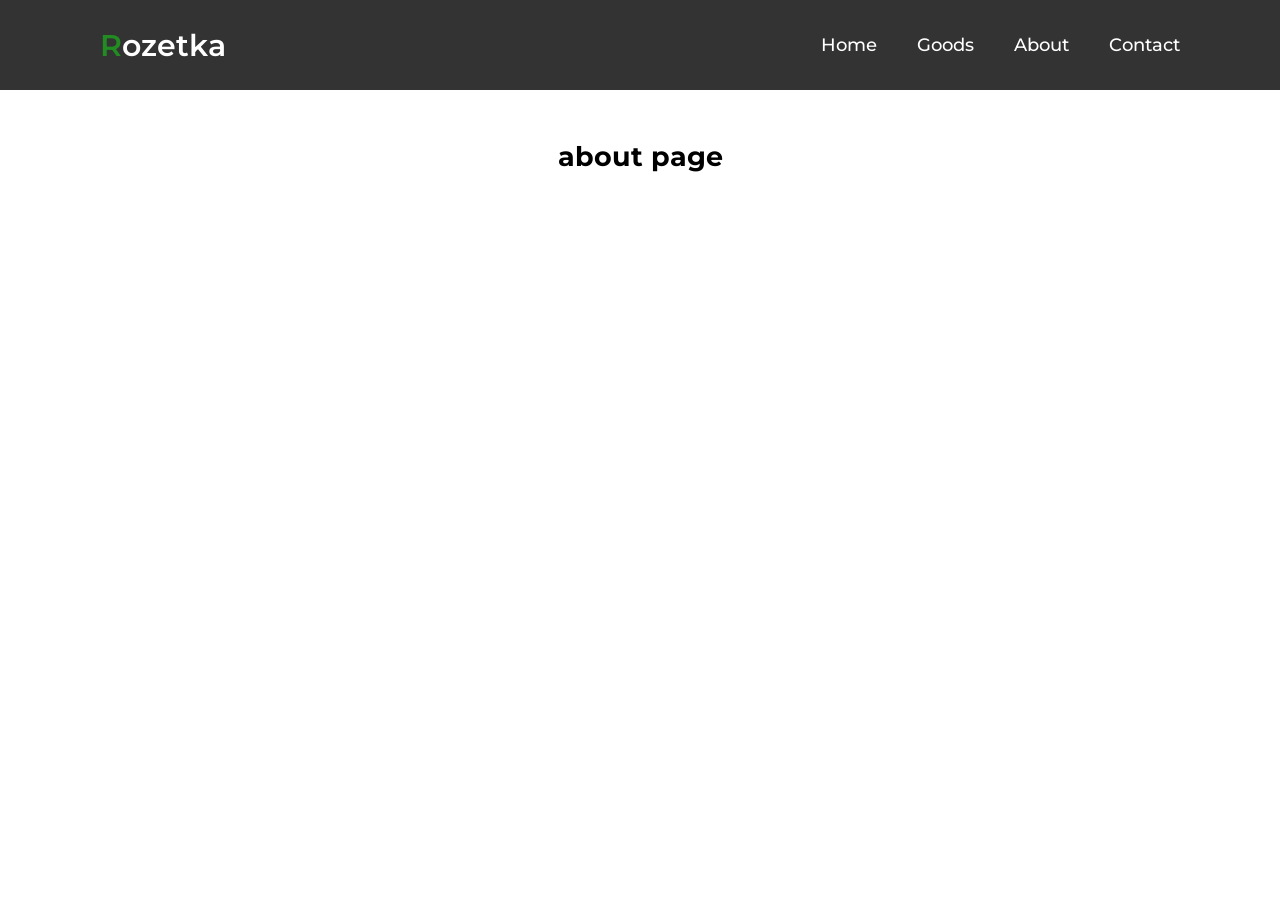
<file: bottstrap/about.html>
<!DOCTYPE html>
<html lang="en">
<head>
    <meta charset="UTF-8">
    <meta http-equiv="X-UA-Compatible" content="IE=edge">
    <meta name="viewport" content="width=device-width, initial-scale=1.0">
    <link rel="preconnect" href="https://fonts.googleapis.com">
<link rel="preconnect" href="https://fonts.gstatic.com" crossorigin>
<link href="https://fonts.googleapis.com/css2?family=Montserrat&display=swap" rel="stylesheet">
    <title>Multi</title>
    <style>
        *{
    margin: 0;
    padding: 0;
    box-sizing: border-box;
}
.wrap{
    min-height: 100vh;
    width: 100%;
    display: flex;
    flex-direction: column;
    align-items: center;
}
.header{
    width: 100%;
    height: 10vh;
    background-color: #333;
    display: flex;
    align-items: center;
    justify-content: space-between;
    padding: 0 100px;
    color: white;
}
.header ul{
    display: flex;

}
.header ul li{
   list-style: none;
    margin-right: 40px;
    padding: 5px 0;


}
.header ul li:last-child{
    margin-right: 0;
}
.header ul li a{
    color: white;
    text-decoration: none;
    font-size: 18px;
    font-family: 'Montserrat', sans-serif;
font-weight: 500;
padding-bottom: 5px;

}
.header .logo{
    font-size: 30px;
    font-family: 'Montserrat', sans-serif;
    font-weight: 600;
}
.header .logo:first-letter{
color: forestgreen;
}
.header ul li a:hover{
    border-bottom: 2px solid #ffff;
    transition: 0.2s;
}
.main{
    width: 100%;
    height: 90vh;
    display: flex;
    justify-content: flex-start;
    align-items: center;
    padding: 50px;
    font-family: 'Montserrat', sans-serif;
    font-size: 18px;
    flex-direction: column;
}
.row{
    display: flex;
    
}
.row .iteam{
    margin: 0 20px;
}
.row .iteam a{
    text-decoration: none;
    color: black;
    font-weight: 800;
}
.card{
    width: 200px;
    height: 300px;
    box-shadow: 0 5px 10px #999;
    border-radius: 10px;
    display: flex;
    flex-direction: column;
    align-items: center;
    padding: 10px 5px;
    font-size: 14px;
    justify-content: space-between;
  margin: 0 50px;

}
.container{
    width: 100%;
    height: 100%;
    display: flex;
    align-items: flex-start;
    justify-content: center;
    padding: 50px;
}
.card_photo{
    width: 90%;
    height: 150px;
    background-color: black;
}
.card_prise{
    color: green;
    font-weight: 900;
}
.card_deskription{
width: 100%;
text-align: center;

}
.btns{
    display: flex;
    width: 100%;
    justify-content: space-between;
}
.row .iteam{
    width: 200px;
    text-align: center;
}

    </style>
</head>
<body>
    <div class="wrap">
        <div class="header">
            <div class="logo">Rozetka</div>
            <div class="nav">
                <ul>
                    <li><a href="home.html">Home</a></li>
                    <li><a href="goods.html">Goods</a></li>
                    <li><a href="about.html">About</a></li>
                    <li><a href="contact.html">Contact</a></li>
                </ul>
            </div>
        </div>
        <div class="main">
            <h2>about page</h2>
        </div>
    </div>



</body>
</html>
</file>
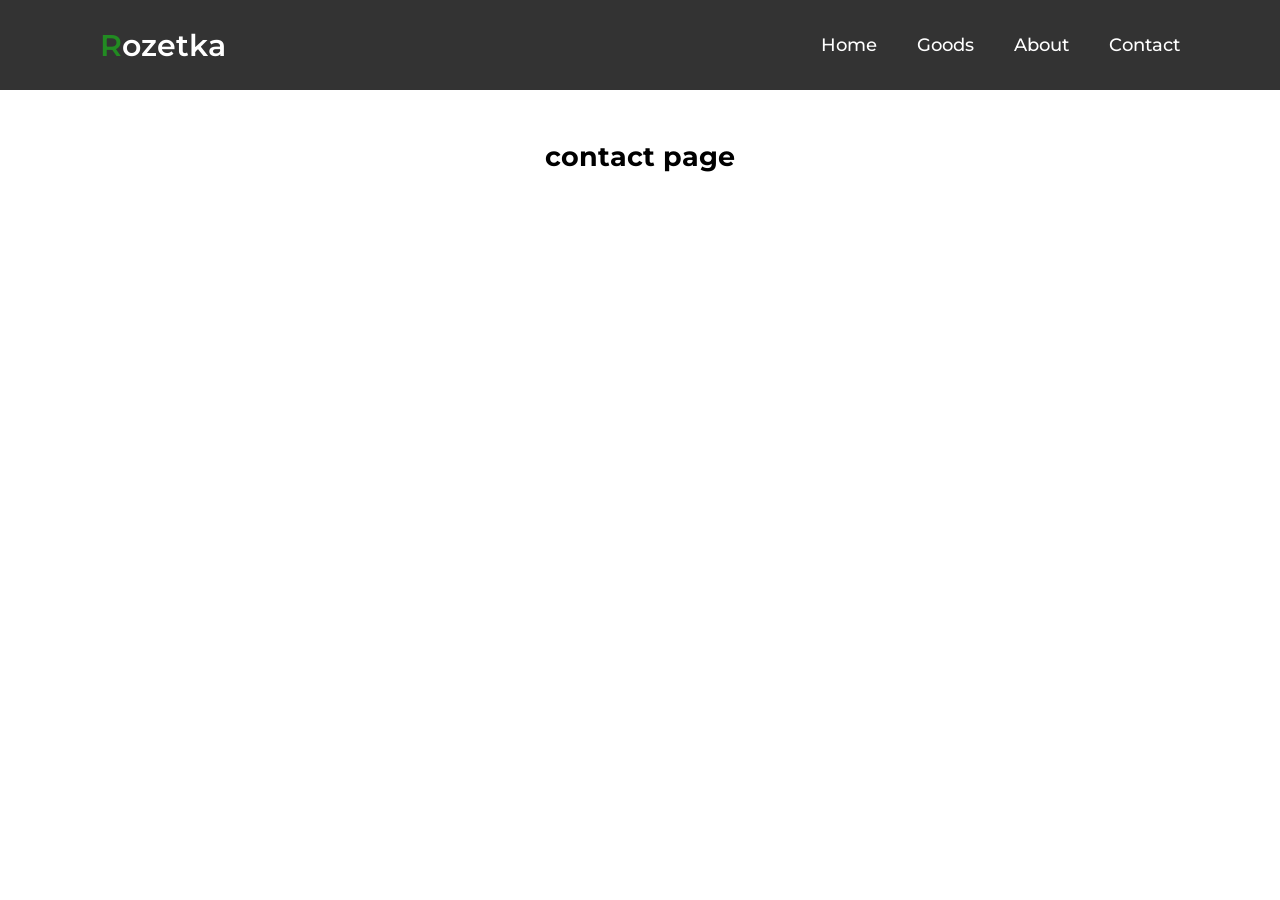
<file: bottstrap/contact.html>
<!DOCTYPE html>
<html lang="en">
<head>
    <meta charset="UTF-8">
    <meta http-equiv="X-UA-Compatible" content="IE=edge">
    <meta name="viewport" content="width=device-width, initial-scale=1.0">

    <link rel="preconnect" href="https://fonts.googleapis.com">
<link rel="preconnect" href="https://fonts.gstatic.com" crossorigin>
<link href="https://fonts.googleapis.com/css2?family=Montserrat&display=swap" rel="stylesheet">
    <title>Multi</title>
    <style>
        *{
    margin: 0;
    padding: 0;
    box-sizing: border-box;
}
.wrap{
    min-height: 100vh;
    width: 100%;
    display: flex;
    flex-direction: column;
    align-items: center;
}
.header{
    width: 100%;
    height: 10vh;
    background-color: #333;
    display: flex;
    align-items: center;
    justify-content: space-between;
    padding: 0 100px;
    color: white;
}
.header ul{
    display: flex;

}
.header ul li{
   list-style: none;
    margin-right: 40px;
    padding: 5px 0;


}
.header ul li:last-child{
    margin-right: 0;
}
.header ul li a{
    color: white;
    text-decoration: none;
    font-size: 18px;
    font-family: 'Montserrat', sans-serif;
font-weight: 500;
padding-bottom: 5px;

}
.header .logo{
    font-size: 30px;
    font-family: 'Montserrat', sans-serif;
    font-weight: 600;
}
.header .logo:first-letter{
color: forestgreen;
}
.header ul li a:hover{
    border-bottom: 2px solid #ffff;
    transition: 0.2s;
}
.main{
    width: 100%;
    height: 90vh;
    display: flex;
    justify-content: flex-start;
    align-items: center;
    padding: 50px;
    font-family: 'Montserrat', sans-serif;
    font-size: 18px;
    flex-direction: column;
}
.row{
    display: flex;
    
}
.row .iteam{
    margin: 0 20px;
}
.row .iteam a{
    text-decoration: none;
    color: black;
    font-weight: 800;
}
.card{
    width: 200px;
    height: 300px;
    box-shadow: 0 5px 10px #999;
    border-radius: 10px;
    display: flex;
    flex-direction: column;
    align-items: center;
    padding: 10px 5px;
    font-size: 14px;
    justify-content: space-between;
  margin: 0 50px;

}
.container{
    width: 100%;
    height: 100%;
    display: flex;
    align-items: flex-start;
    justify-content: center;
    padding: 50px;
}
.card_photo{
    width: 90%;
    height: 150px;
    background-color: black;
}
.card_prise{
    color: green;
    font-weight: 900;
}
.card_deskription{
width: 100%;
text-align: center;

}
.btns{
    display: flex;
    width: 100%;
    justify-content: space-between;
}
.row .iteam{
    width: 200px;
    text-align: center;
}

    </style>
</head>
<body>
    <div class="wrap">
        <div class="header">
            <div class="logo">Rozetka</div>
            <div class="nav">
                <ul>
                    <li><a href="home.html">Home</a></li>
                    <li><a href="goods.html">Goods</a></li>
                    <li><a href="about.html">About</a></li>
                    <li><a href="contact.html">Contact</a></li>
                </ul>
            </div>
        </div>
        <div class="main">
            <h2>contact page</h2>
        </div>
    </div>



</body>
</html>
</file>
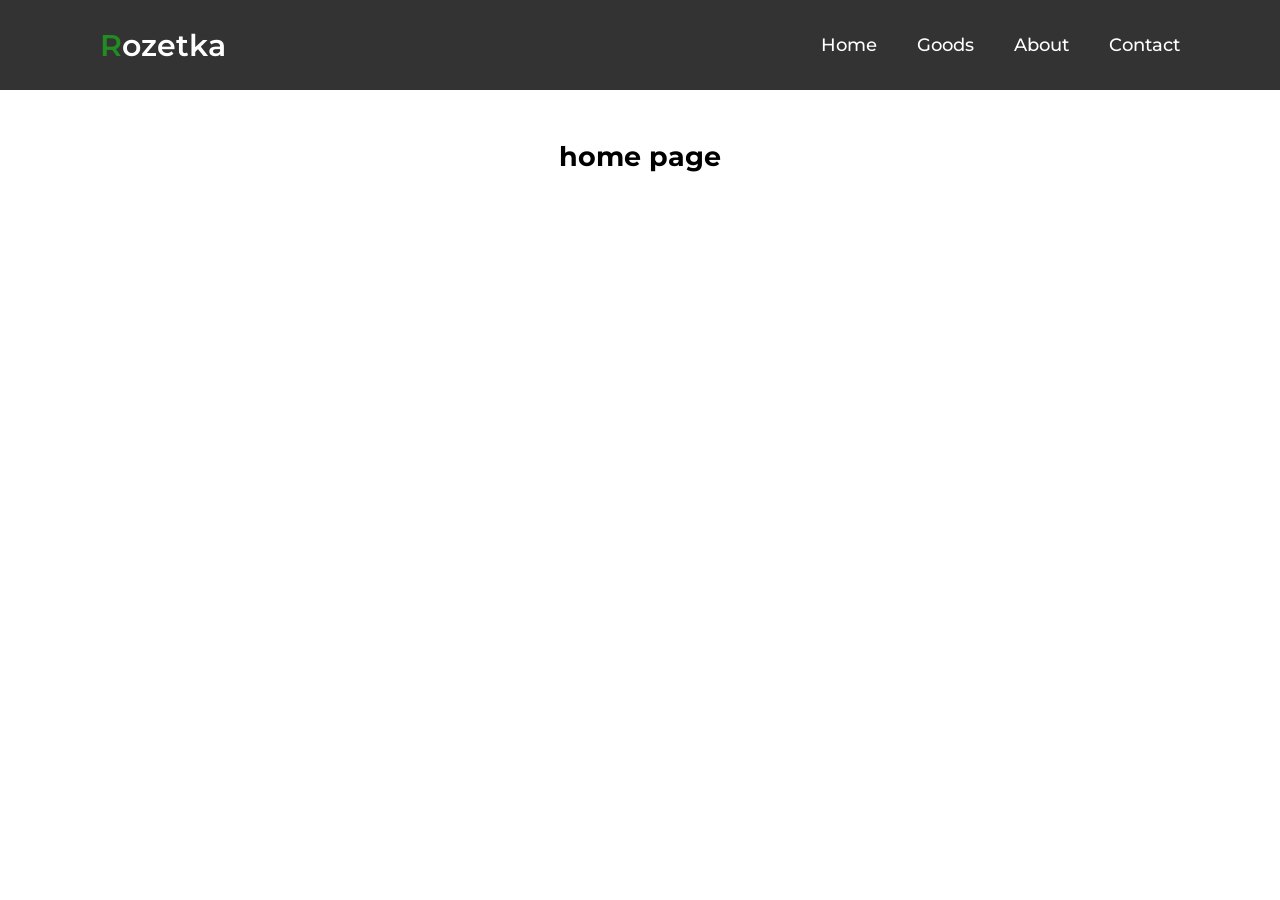
<file: bottstrap/home.html>
<!DOCTYPE html>
<html lang="en">
<head>
    <meta charset="UTF-8">
    <meta http-equiv="X-UA-Compatible" content="IE=edge">
    <meta name="viewport" content="width=device-width, initial-scale=1.0">
    <link rel="preconnect" href="https://fonts.googleapis.com">
<link rel="preconnect" href="https://fonts.gstatic.com" crossorigin>
<link href="https://fonts.googleapis.com/css2?family=Montserrat&display=swap" rel="stylesheet">
    <title>Multi</title>
    <style>
        *{
    margin: 0;
    padding: 0;
    box-sizing: border-box;
}
.wrap{
    min-height: 100vh;
    width: 100%;
    display: flex;
    flex-direction: column;
    align-items: center;
}
.header{
    width: 100%;
    height: 10vh;
    background-color: #333;
    display: flex;
    align-items: center;
    justify-content: space-between;
    padding: 0 100px;
    color: white;
}
.header ul{
    display: flex;

}
.header ul li{
   list-style: none;
    margin-right: 40px;
    padding: 5px 0;


}
.header ul li:last-child{
    margin-right: 0;
}
.header ul li a{
    color: white;
    text-decoration: none;
    font-size: 18px;
    font-family: 'Montserrat', sans-serif;
font-weight: 500;
padding-bottom: 5px;

}
.header .logo{
    font-size: 30px;
    font-family: 'Montserrat', sans-serif;
    font-weight: 600;
}
.header .logo:first-letter{
color: forestgreen;
}
.header ul li a:hover{
    border-bottom: 2px solid #ffff;
    transition: 0.2s;
}
.main{
    width: 100%;
    height: 90vh;
    display: flex;
    justify-content: flex-start;
    align-items: center;
    padding: 50px;
    font-family: 'Montserrat', sans-serif;
    font-size: 18px;
    flex-direction: column;
}
.row{
    display: flex;
    
}
.row .iteam{
    margin: 0 20px;
}
.row .iteam a{
    text-decoration: none;
    color: black;
    font-weight: 800;
}
.card{
    width: 200px;
    height: 300px;
    box-shadow: 0 5px 10px #999;
    border-radius: 10px;
    display: flex;
    flex-direction: column;
    align-items: center;
    padding: 10px 5px;
    font-size: 14px;
    justify-content: space-between;
  margin: 0 50px;

}
.container{
    width: 100%;
    height: 100%;
    display: flex;
    align-items: flex-start;
    justify-content: center;
    padding: 50px;
}
.card_photo{
    width: 90%;
    height: 150px;
    background-color: black;
}
.card_prise{
    color: green;
    font-weight: 900;
}
.card_deskription{
width: 100%;
text-align: center;

}
.btns{
    display: flex;
    width: 100%;
    justify-content: space-between;
}
.row .iteam{
    width: 200px;
    text-align: center;
}

    </style>
</head>
<body>
    <div class="wrap">
        <div class="header">
            <div class="logo">Rozetka</div>
            <div class="nav">
                <ul>
                    <li><a href="home.html">Home</a></li>
                    <li><a href="goods.html">Goods</a></li>
                    <li><a href="about.html">About</a></li>
                    <li><a href="contact.html">Contact</a></li>
                </ul>
            </div>
        </div>
        <div class="main">
            <h2>home page</h2>
        </div>
    </div>



</body>
</html>
</file>
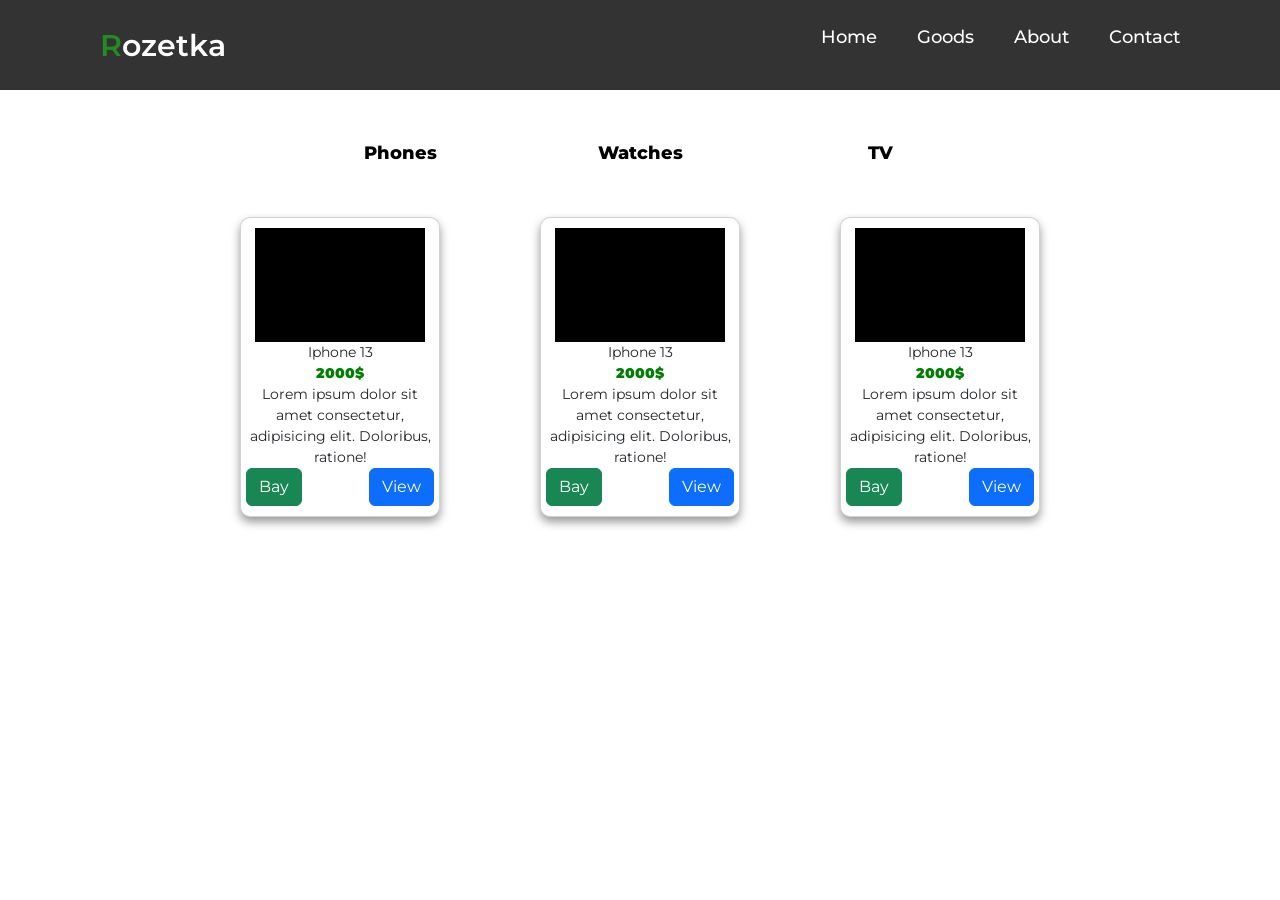
<file: bottstrap/phones.html>
<!DOCTYPE html>
<html lang="en">
<head>
    <meta charset="UTF-8">
    <meta http-equiv="X-UA-Compatible" content="IE=edge">
    <meta name="viewport" content="width=device-width, initial-scale=1.0">
    
    <link rel="preconnect" href="https://fonts.googleapis.com">
<link rel="preconnect" href="https://fonts.gstatic.com" crossorigin>
<link href="https://cdn.jsdelivr.net/npm/bootstrap@5.1.3/dist/css/bootstrap.min.css" rel="stylesheet" integrity="sha384-1BmE4kWBq78iYhFldvKuhfTAU6auU8tT94WrHftjDbrCEXSU1oBoqyl2QvZ6jIW3" crossorigin="anonymous">
<script src="https://cdn.jsdelivr.net/npm/bootstrap@5.1.3/dist/js/bootstrap.bundle.min.js" integrity="sha384-ka7Sk0Gln4gmtz2MlQnikT1wXgYsOg+OMhuP+IlRH9sENBO0LRn5q+8nbTov4+1p" crossorigin="anonymous"></script>
<link href="https://fonts.googleapis.com/css2?family=Montserrat&display=swap" rel="stylesheet">
    <title>Multi</title>
    <style>
        *{
    margin: 0;
    padding: 0;
    box-sizing: border-box;
}
.wrap{
    min-height: 100vh;
    width: 100%;
    display: flex;
    flex-direction: column;
    align-items: center;
}
.header{
    width: 100%;
    height: 10vh;
    background-color: #333;
    display: flex;
    align-items: center;
    justify-content: space-between;
    padding: 0 100px;
    color: white;
}
.header ul{
    display: flex;

}
.header ul li{
   list-style: none;
    margin-right: 40px;
    padding: 5px 0;


}
.header ul li:last-child{
    margin-right: 0;
}
.header ul li a{
    color: white;
    text-decoration: none;
    font-size: 18px;
    font-family: 'Montserrat', sans-serif;
font-weight: 500;
padding-bottom: 5px;

}
.header .logo{
    font-size: 30px;
    font-family: 'Montserrat', sans-serif;
    font-weight: 600;
}
.header .logo:first-letter{
color: forestgreen;
}
.header ul li a:hover{
    border-bottom: 2px solid #ffff;
    transition: 0.2s;
}
.main{
    width: 100%;
    height: 90vh;
    display: flex;
    justify-content: flex-start;
    align-items: center;
    padding: 50px;
    font-family: 'Montserrat', sans-serif;
    font-size: 18px;
    flex-direction: column;
}
.row{
    display: flex;
    
}
.row .iteam{
    margin: 0 20px;
}
.row .iteam a{
    text-decoration: none;
    color: black;
    font-weight: 800;
}
.card{
    width: 200px;
    height: 300px;
    box-shadow: 0 5px 10px #999;
    border-radius: 10px;
    display: flex;
    flex-direction: column;
    align-items: center;
    padding: 10px 5px;
    font-size: 14px;
    justify-content: space-between;
  margin: 0 50px;

}
.container{
    width: 100%;
    height: 100%;
    display: flex;
    align-items: flex-start;
    justify-content: center;
    padding: 50px;
}
.card_photo{
    width: 90%;
    height: 150px;
    background-color: black;
}
.card_prise{
    color: green;
    font-weight: 900;
}
.card_deskription{
width: 100%;
text-align: center;

}
.btns{
    display: flex;
    width: 100%;
    justify-content: space-between;
}
.row .iteam{
    width: 200px;
    text-align: center;
}

    </style>
</head>
<body>
    <div class="wrap">
        <div class="header">
            <div class="logo">Rozetka</div>
            <div class="nav">
                <ul>
                    <li><a href="home.html">Home</a></li>
                    <li><a href="goods.html">Goods</a></li>
                    <li><a href="about.html">About</a></li>
                    <li><a href="contact.html">Contact</a></li>
                </ul>
            </div>
        </div>
        <div class="main">
            <div class="row">
                <div class="iteam"><a href="phones.html">Phones</a></div>
                <div class="iteam"><a href="watches.html">Watches</a></div>
                <div class="iteam"><a href="TV.html">TV</a></div>
            </div>
            <div class="container">
                <div class="card">
                    <div class="card_photo"></div>
                    <div class="card_name">Iphone 13</div>
                    <div 
                    class="card_prise">2000$</div>
                    <div class="card_deskription">Lorem ipsum dolor sit amet consectetur, adipisicing elit. Doloribus, ratione!</div>
                    <div class="btns">
                    <button class="btn btn-success">Bay</button>
                    <button class="btn btn-primary">View</button>
                    </div>
                </div>
                <div class="card">
                    <div class="card_photo"></div>
                    <div class="card_name">Iphone 13</div>
                    <div 
                    class="card_prise">2000$</div>
                    <div class="card_deskription">Lorem ipsum dolor sit amet consectetur, adipisicing elit. Doloribus, ratione!</div>
                    <div class="btns">
                    <button class="btn btn-success">Bay</button>
                    <button class="btn btn-primary">View</button>
                    </div>
                </div>
                <div class="card">
                    <div class="card_photo"></div>
                    <div class="card_name">Iphone 13</div>
                    <div 
                    class="card_prise">2000$</div>
                    <div class="card_deskription">Lorem ipsum dolor sit amet consectetur, adipisicing elit. Doloribus, ratione!</div>
                    <div class="btns">
                    <button class="btn btn-success">Bay</button>
                    <button class="btn btn-primary">View</button>
                    </div>
                </div>
            </div>
            
        </div>
    </div>

</body>
</html>
</file>
<file: deff/style/style.css>
*{
    margin: 0;
    padding: 0;
    box-sizing: border-box;
}
:root{
    
--blue: rgba(33, 123, 244, 1);
}
.wrap{
    width: 100%;
    height: 100vh;
    display: flex;
    flex-direction: column;
    align-items: center;
    background: linear-gradient(311.76deg, #D4E7FE -15.24%, #FFFFFF 78.85%);
}
.container{
    width: 100%;
    padding: 0 135px;
}
.wrap .container header{
    width: 100%;
    height: 90px;
    display: flex;
    justify-content: space-between;
    align-items: center;
}
.wrap .container .header_left{
    width: 50%;
    display: flex;
    justify-content: space-between;
    align-items: center;
}
.wrap .container .header_left .logo{
    display: flex;
    align-items: center;
}  
.wrap .container .header_left .logotext{
    color: #2B2B39;
    font-size: 24px;
    font-family: 'Poppins', sans-serif;
    font-weight: 600;
    margin-left: 10px;
}
.wrap .container .header_left nav ul {
  display: flex;
    
    }  
.wrap .container .header_left nav ul li{
list-style: none;

}
.wrap .container .header_left nav ul li a{
    text-decoration: none;
    margin-left: 35px;
    color: #656464;
    font-family: 'Inter', sans-serif;
    font-weight: 500;

 }
 .wrap .container .header_left nav ul li a:hover{
   
    color: #2B2B39;


 }
 
.wrap .container .header_left .acivePaje{
    color: #2B2B39;
    font-weight: 600;
}
.wrap .container .header_left nav ul li::last-child{
    margin-left: 0;
}
.wrap .container .header_right{
    width: 50%;
    display: flex;
    justify-content: flex-end;
    align-items: center;
}
.wrap .container .header_right .headerInp{
border: none;
border-bottom: 1px solid #e5e5e5;
width: 110px;
height: 50px;
padding: 20px;
outline: none;
font-family: 'Inter', sans-serif;
font-size: 12px;
font-weight: 400;
background-color: transparent;
}
.wrap .container .header_right .glass{
  display: flex;
  align-items: center;
  
}
.wrap .container .header_right .glass img{
 position: relative;
 left: 12px;
    
  }
.wrap .container .header_right .headerBtn {
  width: 125px;
  height: 50px;
  background-color: var(--blue);
  margin-left: 40px;
  border-radius: 15px;
  color: #fff;
  font-size: 12px;
  border: none;
  font-family: 'Inter', sans-serif;
  font-weight: 600;
  cursor: pointer;
}
.wrap .container .header_right .headerBtn:hover{
    background: transparent;
    border: 1px solid #217BF4;
    color: #217BF4;
}
.lineheader{
    width: 100%;
    height: 1px;
    opacity: 0.1;
border: 1px solid #92b7e9;
}
.head{
    width: 100%;
    height: 15vh;
    /* background-color: cadetblue; */
}
.qwrt{
    display: none;
}
select{
    background-color: transparent;
    width: 20px;
    outline: none;
    border: none;
    color: rgba(101, 100, 100, 1);
    cursor: pointer;
}
.op{
    background-color: transparent;
    outline: none;
    border: none;
    background-color:rgba(101, 100, 100, 1) ;
    color: #fff;
    font-family: 'Inter', sans-serif;
font-size: 14px;
font-weight: 600;
cursor: pointer;

}
option{
    cursor: pointer;
}
main{
    width: 100%;
    height: 85vh;
    /* background-color: aqua; */
    padding: 0 135px;
    display: flex;
}
.leftmain{
    width: 50%;
    height: 100%;
    /* background-color: red; */
    padding-top: 100px;
}
.rightmain{
    width: 50%;
    height: 100%;
    /* background-color: rgb(48, 182, 126); */
    display: flex;
    justify-content: flex-end;
  
}
.smallbtn{
width: 177px;
height: 36px;
background: #d0e4fd;
/* opacity: 0.1; */
border-radius: 8px;
display: flex;
justify-content: center;
align-items: center;
}
.textsbtn{
    font-family: 'Inter';
    font-style: normal;
    font-weight: 500;
    font-size: 12px;
    line-height: 12px;
    color: #217BF4;
}
h1{
    font-family: 'Inter';
font-style: normal;
font-weight: 700;
font-size: 56px;
line-height: 66px;
color: #0A093D;
margin-top: 20px;

}
.textleftmain1{
    font-family: 'Inter';
font-style: normal;
font-weight: 400;
font-size: 18px;
line-height: 28px;
color: #656464;
margin-top: 18px;
}
.boxmainL{
    width: 100%;
    height: 70px;
    margin-top: 42px;

    display: flex;
}
.btnmainL1{
width: 162px;
height: 62px;
background: #217BF4;
box-shadow: 0px 7px 22px -6px rgba(33, 123, 244, 0.34);
border-radius: 14px;
border: none;
font-family: 'Inter';
font-style: normal;
font-weight: 400;
font-size: 14px;
line-height: 14px;
color: #FFFFFF;
text-align: center;
cursor: pointer;
}
.btnmainL1:hover{
background: transparent;
border: 1px solid #217BF4;
color: #217BF4;
}
.btnmainL2{
    width: 167px;
height: 62px;
border: 1px solid #217BF4;
border-radius: 14px;
background-color: transparent;
text-align: center;
font-family: 'Inter';
font-style: normal;
font-weight: 500;
font-size: 14px;
line-height: 14px;
color: #217BF4;
margin-left: 20px;
}
.people1main{
    width: 580px;
    height: 500px;
}
.wrap2{
    width: 100%;
    height: 100vh;
    background-color: #FFFFFF;
    padding: 0 135px;
    display: flex;
}



.leftwrap2{
    width: 40%;
    height: 100%;
    /* background-color: red; */
    padding-top: 160px;

}
.rightwrap2{
    width: 60%;
    height: 100%;
    display: flex;
}
.textwr1{
    font-family: 'Inter';
font-style: normal;
font-weight: 500;
font-size: 18px;
line-height: 18px;
color: #217BF4;

}
.textwr2{
    font-family: 'Inter';
font-style: normal;
font-weight: 700;
font-size: 36px;
line-height: 48px;
color: #0A093D;
margin-top: 10px;
}
.textwr3{
    font-family: 'Inter';
font-style: normal;
font-weight: 400;
font-size: 16px;
line-height: 28px;
color: #656464;
margin-top: 16px;
}
.boxleftwr2{
    width: 100%;
    height: 20px;
    display: flex;
    align-items: center;
 
    margin-top: 30px;
}
.boxtextinp2{
    font-family: 'Inter';
font-style: normal;
font-weight: 500;
font-size: 18px;
line-height: 18px;
color: #171648;
margin-left: 12px;
}
.inpPer{
width: 18px;
height: 18px;
background: #217BF4;
border: none;
cursor: pointer;
}
.boxleftwr21{
    width: 100%;
    height: 20px;
    display: flex;
    align-items: center;
    
    margin-top: 16px;
}
.leftrightwrap2{
    width: 55%;
    height: 100%;
    /* background-color: red; */
    padding-top: 160px;
    display: flex;
    justify-content: flex-end;
  
}
.rightwrap2right{
    width: 45%;
    height: 100%;
    /* background-color: rgb(9, 243, 165); */
    display: flex;
    flex-direction: column;
    justify-content: center;
    align-items: flex-end;
    padding-top: 20px;
    

}
.boxLleftwr2pho{
    width: 270px;
height: 368px;
background-image: url(https://t4.ftcdn.net/jpg/03/84/55/29/360_F_384552930_zPoe9zgmCF7qgt8fqSedcyJ6C6Ye3dFs.jpg);
background-size: cover;
border-radius: 15px;
display: flex;
align-items: center;
justify-content: center;
}
.playphowe2{
    cursor: pointer;
}
.boxrightaq{
    width: 265px;
height: 238px;
background-image: url(https://us.123rf.com/450wm/ismagilov/ismagilov1906/ismagilov190600016/124084906-white-reception-desk-standing-in-modern-open-space-office-corner-with-gray-walls-concrete-floor-and-.jpg?ver=6);
border-radius: 14px;
background-size: cover;
margin-top: 15px;
}
.boxrightaq1{
    width: 265px;
height: 238px;
background-image: url(https://us.123rf.com/450wm/ismagilov/ismagilov1910/ismagilov191000967/131950742-corner-of-modern-open-space-office-with-geometric-pattern-walls-rows-of-computer-tables-with-lounge-.jpg?ver=6);
border-radius: 14px;
background-size: cover;
margin-top: 15px;
}
.wrap3{
    width: 100%;
    height: 80vh;
    /* background-color: darkblue; */
    padding: 0 135px;
    display: flex;
}
.leftwrap3{
    width: 65%;
    height: 100%;
    /* background-color: aquamarine; */
    padding-top: 80px;
    display: flex;
}
.rightwrap3{
    width: 35%;
    height: 100%;
    /* background-color: rgb(221, 0, 241); */
    padding-top: 80px;
    padding-left: 20px;
}
.boxwr3_n1{
  
width: 316px;
height: 340px;
background: #FFFFFF;
box-shadow: 0px 26px 49px rgba(146, 165, 184, 0.14);
border-radius: 14px;
padding-top: 42px;
padding-left: 35px;
}
.boxwr3_n2{

width: 316px;
height: 340px;
background: #FFFFFF;
box-shadow: 0px 26px 49px rgba(146, 165, 184, 0.14);
border-radius: 14px;
margin-left: 24px;
padding-top: 42px;
padding-left: 35px;
}
.boxstarw3{
    width: 100%;
    height: 30px;
    display: flex;
    align-items: center;
}
.textstar{
    margin-left: 13px;
    font-family: 'Inter';
font-style: normal;
font-weight: 500;
font-size: 20px;
line-height: 20px;
color: #0A093D;


}


.boxstarw4{
    width: 100%;
    height: 30px;
    display: flex;
    align-items: center;
    justify-content: flex-start;
    margin-top: 25px;
 
}
.sterphotoc1{
position: relative;
right: 20px;
top: 5px;
}
.textstar1{
    font-family: 'Inter';
font-style: normal;
font-weight: 600;
font-size: 16px;
line-height: 18px;
letter-spacing: -0.02em;
color: #217BF4;
position: relative;
right: 20px;

}
.textstar2{
    font-family: 'Inter';
font-style: normal;
font-weight: 600;
font-size: 16px;
line-height: 18px;
letter-spacing: -0.02em;
color: #5D5B70;

margin-left: 5px;
position: relative;
right: 20px;
}
.cardtext1wr3{
    font-family: 'Inter';
font-style: normal;
font-weight: 400;
font-size: 15px;
line-height: 26px;
color: #8C8C8C;
margin-top: 35px;
}
.boxcard2wr{
    width: 100%;
    height: 20px;
    display: flex;
    align-items: center;
    margin-top: 40px;
}
.textcard3er3{
    font-family: 'Inter';
font-style: normal;
font-weight: 500;
font-size: 16px;
line-height: 16px;
color: #217BF4;

}
.bluleftphoto{
    margin-left: 12px;
}
.sterphotoc3{
    position: relative;
right: 10px;
top: 5px;
}
.textstar4{
    
color: #5D5B70;
font-family: 'Inter';
font-style: normal;
font-weight: 400;
font-size: 16px;
line-height: 18px;
position: relative;
right: 5px;

}
.textstar167{
    font-family: 'Inter';
font-style: normal;
font-weight: 700;
font-size: 16px;
line-height: 18px;
color: #217BF4;

}
.textstar298{
    color: #5D5B70;
font-family: 'Inter';
font-style: normal;
font-weight: 400;
font-size: 16px;
line-height: 18px;
margin-left: 5px;
}
.textcard3er32{
    font-family: 'Inter';
font-style: normal;
font-weight: 500;
font-size: 16px;
line-height: 16px;
color: #4A4A56;
}
.textrightwr1{
    font-family: 'Inter';
font-style: normal;
font-weight: 500;
font-size: 18px;
line-height: 18px;
color: #217BF4;

}
.textrightwr2{
    font-family: 'Inter';
font-style: normal;
font-weight: 700;
font-size: 36px;
line-height: 48px;
color: #0A093D;
margin-top: 15px;
}
.textrightwr3{
    font-family: 'Inter';
font-style: normal;
font-weight: 400;
font-size: 15px;
line-height: 28px;
color: #656464;
margin-top: 22px;

}
.btncardwr3{
    width: 192px;
    height: 58px;
    background: #217BF4;
    box-shadow: 0px 10px 22px rgba(33, 123, 244, 0.26);
    border-radius: 14px;
    margin-top: 46px;
    display: flex;
    align-items: center;
    padding-left: 38px;
}
.btncardwr3text{
    font-family: 'Inter';
    font-style: normal;
    font-weight: 500;
    font-size: 14px;
    line-height: 14px;
    text-align: center;
    letter-spacing: -0.02em;
    color: #FFFFFF;
    
}
.textrightwr300{
    display: none;
}
.btnleftw{
    margin-left: 25px;
}
.wrap4{
    width: 100%;
    height: 145vh;
    background: linear-gradient(0deg, rgba(241, 246, 253, 0) 1.63%, #F1F6FD 20.5%, #F1F6FD 58.57%, #FFFFFF 100%);
    padding: 0 135px;
}
.textwr41{
    font-family: 'Inter';
font-style: normal;
font-weight: 500;
font-size: 18px;
line-height: 18px;
/* identical to box height, or 100% */

color: #217BF4;
}
.textwr42{
    margin-top: 10px;
    font-family: 'Inter';
font-style: normal;
font-weight: 700;
font-size: 36px;
line-height: 36px;
color: #0A093D;
}
.textwr43{
    margin-top: 20px;
    font-family: 'Inter';
font-style: normal;
font-weight: 400;
font-size: 16px;
line-height: 28px;

color: #656464;

}
.headwrap4{
    width: 100%;
    height: 40vh;
    /* background-color: aqua; */
    display: flex;
    flex-direction: column;
    justify-content: center;
    text-align: center;
    padding-top: 100px;
}
.bigwrap4{
    width: 100%;
    height: 110vh;
    /* background-color: red; */
  padding-top: 60px;
  display: flex;
}
.bigwrap4left{
    width: 50%;
    height: 100%;
    /* background-color: aquamarine; */
    padding-left: 40px;
}
.bigwrap4rught{
    width: 50%;
    height: 100%;
    /* background-color: rgb(23, 255, 54); */
    display: flex;
    flex-direction: column;
    align-items: flex-end;
    padding-right: 40px;
}
.boxwr4{
    width: 480px;
height: 172px;
background: #FFFFFF;
box-shadow: 14px 22px 52px -12px rgba(127, 127, 127, 0.13);
border-radius: 14px;
display: flex;
cursor: pointer;
}
.leftboxwr4{
    width: 30%;
    height: 100%;
    padding-top: 25px;
    padding-left: 25px;
}
.rightboxwr4{
    width: 70%;
    height: 100%;
    padding-top: 45px;
}
.textmemwr4{
    font-family: 'Inter';
font-style: normal;
font-weight: 600;
font-size: 24px;
line-height: 26px;
color: #2F2C4A;

}
.textmemwr41{
    font-family: 'Inter';
font-style: normal;
font-weight: 400;
font-size: 15px;
line-height: 26px;
color: #656464;
margin-top: 10px;

}
.boxwr41{
    width: 480px;
    height: 172px;
    background: #FFFFFF;
    box-shadow: 14px 22px 52px -12px rgba(127, 127, 127, 0.13);
    border-radius: 14px;
    display: flex;
    margin-top: 40px;
    cursor: pointer;
}
.wrap5{
    width: 100%;
    height: 70vh;
    /* background-color: red; */
    padding-top: 150px;
    display: flex;
    flex-direction: column;
    align-items: center;
}
.textwrap51{
    font-family: 'Inter';
font-style: normal;
font-weight: 500;
font-size: 18px;
line-height: 18px;
color: #217BF4;

}
.textwrap52{
    font-family: 'Inter';
font-style: normal;
font-weight: 700;
font-size: 36px;
line-height: 36px;
color: #0A093D;
margin-top: 10px;
}
.textwrap53{
    font-family: 'Inter';
font-style: normal;
font-weight: 400;
font-size: 16px;
line-height: 28px;

text-align: center;
color: #656464;
margin-top: 18px;
}
.boxwr5p{
    width: 474px;
height: 72px;
background: #d0e4fd;
border-radius: 14px;
margin-top: 34px;
padding-left: 60px;
display: flex;
align-items: center;
}
.textboxwr5{
    font-family: 'Inter';
    font-style: normal;
    font-weight: 500;
    font-size: 16px;
    line-height: 16px;
    letter-spacing: 0.01em;
    color: #2F2C4A;
    opacity: 0.8;
}
.textboxwr51{
    font-family: 'Inter';
    font-style: normal;
    font-weight: 500;
    font-size: 16px;
    line-height: 16px;
    letter-spacing: 0.01em;
    color: #2F2C4A;
    opacity: 0.8;
    margin-left: 100px;
}
.boxwrbox5{
    width: 150px;
height: 56px;
background: #217BF4;
box-shadow: 0px 7px 22px -6px rgba(0, 72, 168, 0.34);
border-radius: 14px;
margin-left: 50px;
display: flex;
justify-content: center;
align-items: center;
}
.textbobobwr5{
    font-family: 'Inter';
font-style: normal;
font-weight: 600;
font-size: 16px;
line-height: 16px;
letter-spacing: 0.01em;
color: #FFFFFF;

}
.wrap6{
    width: 100%;
    height: 80vh;
    /* background-color: #0A093D; */
    display: flex;
    justify-content: space-between;
    padding: 0 135px;
    padding-top: 44px;
}
.cardwr6{
    width: 245px;
height: 316px;
background: #FFFFFF;
box-shadow: 0px 34px 68px rgba(116, 115, 128, 0.1);
border-radius: 14px;
padding-top: 30px;
display: flex;
flex-direction: column;
align-items: center;

}
.cardwr61{
    width: 245px;
height: 316px;
background: #FFFFFF;
border: 2px solid rgba(243, 243, 243, 0.5);
border-radius: 14px;
padding-top: 30px;
display: flex;
flex-direction: column;
align-items: center;

}

.Fashim{
    width: 200px;
}
.textwrap61{
    font-family: 'Inter';
    font-style: normal;
    font-weight: 600;
    font-size: 24px;
    line-height: 26px;
    color: #2F2C4A;
margin-top: 14px;
}
.textwrap62{
    font-family: 'Inter';
font-style: normal;
font-weight: 400;
font-size: 16px;
line-height: 16px;
color: #656464;
margin-top: 14px;
}
.wrap7{
    width: 100%;
    height: 80vh;
    padding: 0 135px;
    background: #E5F0FD;
    display: flex;
}
.leftwrap7{
    width: 50%;
    height: 100%;
    /* background-color: red; */
    padding-top: 120px;
}
.rightwrap7{
    width: 50%;
    height: 100%;
    /* background-color: rgb(99, 99, 18); */
    display: flex;
    align-items: flex-end;
    justify-content: flex-end;
    padding-right: 15px;
}
.textwrp71{
    font-family: 'Inter';
font-style: normal;
font-weight: 500;
font-size: 18px;
line-height: 18px;
color: #217BF4;

}
.textwrp72{
    font-family: 'Inter';
font-style: normal;
font-weight: 700;
font-size: 36px;
line-height: 52px;
color: #0A093D;
margin-top: 10px;
}
.textwrp73{
    font-family: 'Inter';
font-style: normal;
font-weight: 400;
font-size: 16px;
line-height: 26px;
color: #656464;
margin-top: 18px;
}
.boxwrap6p{
    width: 100%;
    height: 60px;
    margin-top: 36px;
    /* background-color: #0A093D; */
    display: flex;
    align-items: center;
}
.storewr7{
    position: relative;
    right: 21px;
}
.storewr71{
    position: relative;
    right: 11px;
}
.phoeewr7{
    width: 670.5px;
    position: relative;
    left:120px;
}
.wrap8{
    width: 100%;
    height: 50vh;
    padding-top: 130px;
    display: flex;
    flex-direction: column;
    justify-content: center;
    align-items: center;


}
.textwrap8{
    font-family: 'Inter';
font-style: normal;
font-weight: 500;
font-size: 18px;
line-height: 18px;
color: #217BF4;
}
.textwrap81{
    font-family: 'Inter';
    font-style: normal;
    font-weight: 700;
    font-size: 36px;
    line-height: 36px;
    color: #0A093D;
    margin-top: 10px;
    
}
.wrap9{
    width: 100%;
    height: 100vh;
    /* background-color: red; */
    padding-top: 74px;

}
.Unionwr9{
position: relative;
left: 85px;
bottom: 80px;
z-index: 1;
}
.Unione{
    position: relative;
    top: 50px;
    left: 1000px;
}
.containerwr9{
    width: 100%;
    height: 100%;
display: flex;
align-items: flex-start;
justify-content: space-between;
/* background-color: #0A093D; */
padding: 0 135px;
position: relative;
bottom: 200px;
}
.boxconwr9{
    width: 340px;
height: 489px;
/* background-color: aquamarine; */
z-index: 2;
}
.boxwr9con{
    width: 100%;
    height: 70px;
    /* background-color: aqua; */
    margin-top: 25px;
    display: flex;
}
.mac9{
   z-index: 0;
}
.linewr9{
    width: 40px;
    height: 3px;
    margin-left: 20px;
    margin-top: 20px;
}
.textwrp9con{
    font-family: 'Inter';
font-style: normal;
font-weight: 600;
font-size: 20px;
line-height: 32px;
color: #2F2C4A;
margin-left: 14px;
}
.boxboxwr9aw{
    width: 100%;
    height: 20px;
    display: flex;
    align-items: center;
    margin-top: 20px;

}
.textwr9boxc{
    font-family: 'Inter';
font-style: normal;
font-weight: 400;
font-size: 16px;
line-height: 16px;
color: #656464;
margin-left: 75px;
}
.blackleftwr9{
    margin-left: 13px;
position: relative;
top: 1px;
}
.textwr9boxc1{
    font-family: 'Inter';
font-style: normal;
font-weight: 400;
font-size: 16px;
line-height: 16px;
margin-left: 75px;
color: #217BF4;
}
.wrap10{
    width: 100%;
    height: 80vh;
    /* background-color: red; */
}
.werwrap10{
    width: 100%;
    height: 80%;
    background-color: rgba(43, 43, 57, 1);
    padding: 0 135px;
    display: flex;
}

.leftwerwrap10{
    width: 68%;
    height: 100%;
    padding-top: 75px;
    display: flex;
}
.rightwerwrap10{
    width: 32%;
    height: 100%;
    padding-top: 75px;
    padding-left: 5px;
}
.textboxwr10{
width: 91px;
height: 254px;
/* background-color: aquamarine; */
}
.textwr10b{
    font-family: 'Inter';
font-style: normal;
font-weight: 500;
font-size: 20px;
line-height: 20px;
color: #FFFFFF;


}
.textwr10b1{
font-family: 'Inter';
font-style: normal;
font-weight: 400;
font-size: 16px;
line-height: 46px;
letter-spacing: 0.0125em;
color: #E7E7E7;
margin-top: 15px;
padding-top: 10px;
}
.textboxwr101{
    width: 91px;
height: 254px;
margin-left: 74px;
}
.textboxwr102{
    width: 91px;
height: 254px;
margin-left: 74px;
}
.textboxwr103{
    width: 111px;
height: 254px;
margin-left: 74px;
}
.textrightwr10{
    font-family: 'Inter';
font-style: normal;
font-weight: 500;
font-size: 20px;
line-height: 32px;
color: #FFFFFF;

}
.textrightwr101{
    font-family: 'Inter';
font-style: normal;
font-weight: 400;
font-size: 16px;
line-height: 28px;
color: #E7E7E7;
margin-top: 18px;


}
.btnwr10{
    width: 339px;
height: 48px;
border: 1px solid rgba(255, 255, 255, 0.85);
border-radius: 12px;
margin-top: 32px;
background-color: transparent;
display: flex;
align-items: center;
justify-content: space-between;
padding-left: 24px;
}
.inpwr10{
    width: 120px;
outline: none;
background-color: transparent;
border: none;
font-family: 'Inter';
font-style: normal;
font-weight: 400;
font-size: 14px;
line-height: 12px;
letter-spacing: 0.0125em;
color: #717179;
}
.btnwr10wite{
    width: 126px;
height: 48px;
background: #FFFFFF;
border-radius: 12px;
display: flex;
justify-content: center;
align-items: center;
font-family: 'Inter';
font-style: normal;
font-weight: 500;
font-size: 16px;
line-height: 16px;
color: #2B2B39;

}
.nicwrap10{
    width: 100%;
    height: 20%;
    background-color: rgba(32, 32, 45, 1);
    padding: 0 135px;
display: flex;
}
.leftnicwrap10{
    width: 30%;
    height: 100%;
    display: flex;
    align-items: center;
}
.bignicwrap10{
    width: 40%;
    height: 100%;
    display: flex;
    align-items: center;
    justify-content: center;
}
.rightnicwrap10{
    width: 30%;
    height: 100%;
    display: flex;
    align-items: center;
    justify-content: flex-end;
}
.textwr10nic{
    font-family: 'Inter';
font-style: normal;
font-weight: 400;
font-size: 14px;
line-height: 14px;
color: #F6F6F6;

}
.logotext7{
    font-family: 'Poppins';
font-style: normal;
font-weight: 600;
font-size: 24px;
line-height: 24px;
margin-left: 5px;
color: #FFFFFF;

}

.wrap11{
    display:none;
}
.wrap11{
    width: 100%;
    height: 120vh;
}
    .werwrap101{
        width: 100%;
        height: 90%;
        background-color: rgba(43, 43, 57, 1);
        padding: 0 20px;
        display: flex;
       
    }
    .leftwerwrap100{
        width: 100%;
        height: 100%;
        display: flex;
        flex-direction: column;
        padding-top: 30px;
    }
  .linewr11{
      width: 100%;
      height: 1px;
      background-color: rgb(255, 255, 255);
  }
  .linetexta{
      width: 100%;
      height: 50px;
      display: flex;
      justify-content: space-between;
      align-items: center;
      margin-top: 20px;
  }
  select{
    background-color: transparent;
    width: 20px;
    outline: none;
    border: none;

    cursor: pointer;
}
.op{
    background-color: transparent;
    outline: none;
    border: none;
    background-color:rgba(101, 100, 100, 1) ;
    color: #fff;
    font-family: 'Inter', sans-serif;
font-size: 14px;
font-weight: 600;
cursor: pointer;

}
.qwrt1{
    background-color: transparent;
    width: 20px;
    outline: none;
    border: none;
    color: rgb(255, 255, 255);
    cursor: pointer;
}
.textrightwr100{
    font-family: 'Inter';
    font-style: normal;
    font-weight: 500;
    font-size: 20px;
    line-height: 32px;
    color: #FFFFFF;
    margin-top: 50px;
}
.bignicwrap100{
    width: 50%;
    height: 100%;
    display: flex;
    align-items: center;
    justify-content: flex-start;
}
.rightnicwrap100{
    width: 50%;
    height: 100%;
    display: flex;
    align-items: center;
    justify-content: flex-end;
}
.nicwrap100{
    width: 100%;
    height: 10%;
    background-color: rgba(32, 32, 45, 1);
    padding: 0 20px;
display: flex;
}
.smallbtn{
    animation-name: move;
    animation-duration: 6s;
    animation-iteration-count: 1;
}
@keyframes move{
0%{
    position: relative;
    right: 400px;
}
   
100%{
    position: relative;
    right: 0px;
}
    }

    h1{
        animation-name: moves;
        animation-duration: 6s;
        animation-iteration-count: 1;
    }

    
    @keyframes moves {
        0%{
            position: relative;
            right: 600px;
        }
           
        100%{
            position: relative;
            right: 0px;
        }
    }
    .textleftmain1{
        animation-name: moves1;
        animation-duration: 6s;
        animation-iteration-count: 1;
    }
     
    @keyframes moves1 {
        0%{
            position: relative;
            right: 500px;
        }
           
        100%{
            position: relative;
            right: 0px;
        }
    }
    .btnmainL1{
        animation-name: movesb1;
        animation-duration: 4s;
        animation-iteration-count: 1;
    }
    @keyframes movesb1 {
        0%{
            position: relative;
            top: 300px;
        }
           
        100%{
            position: relative;
            top: 0px;
        }
    }
    .btnmainL2{
        animation-name: movesb2;
        animation-duration: 5s;
        animation-iteration-count: 1;
    }
    @keyframes movesb2 {
        0%{
            position: relative;
            top: 300px;
        }
           
        100%{
            position: relative;
            top: 0px;
        }
    }
    .people1main{
        animation-name: movesb3;
        animation-duration: 5s;
        animation-iteration-count: 1;
    }
    @keyframes movesb3 {
        0%{
            position: relative;
            left: 700px;
        }
           
        100%{
            position: relative;
            left: 0px;
        }
    }
    .logophotog{
        animation-name: movep;
        animation-duration: 3s;
        animation-iteration-count: 1;
    }
    @keyframes movep {
        0%{
            position: relative;
            right: 500px;
        }
           
        100%{
            position: relative;
            right: 0px;
        }
    }
    .logotext{
        animation-name: movep;
        animation-duration: 3s;
        animation-iteration-count: 1;
    }
    .wrap .container .header_left nav ul li a{
        animation-name: movetext;
        animation-duration: 3s;
        animation-iteration-count: 1;
    
     }
     @keyframes movetext {
        0%{
            position: relative;
            bottom: 300px;
        }
           
        100%{
            position: relative;
            bottom: 0px;
        }
    }
    select{
        animation-name: movetext;
        animation-duration: 3s;
        animation-iteration-count: 1;
    }
    .wrap .container .header_right .headerInp{
        animation-name: movetextb;
        animation-duration: 3s;
        animation-iteration-count: 1;
        }
     
        .wrap .container .header_right .headerBtn {
            animation-name: movetextb;
            animation-duration: 4s;
            animation-iteration-count: 1;
        }
        .jsjfjee{
            animation-name: movetextb;
            animation-duration: 3s;
            animation-iteration-count: 1;
        }
        @keyframes movetextb {
            0%{
                position: relative;
                left: 500px;
            }
               
            100%{
                position: relative;
                left: 0px;
            }
        }
</file>
<file: puma/style/stylee.css>
@import url("https://fonts.googleapis.com/css2?family=Poppins:wght@400;500;600&display=swap");@import url("https://fonts.googleapis.com/css2?family=Source+Serif+Pro:wght@400;600;700&display=swap");*{margin:0;padding:0;box-sizing:border-box}.wrapphone{width:100%;height:80vh;background-size:cover;background-image:url(../img/bg.png);padding:0 30px}.wrapphone header{width:100%;height:15vh;display:flex}.wrapphone header .leftheader{width:30%;height:15vh;display:flex;align-items:center}.wrapphone header .leftheader .qfw{background-color:transparent;width:20px;outline:none;border:none;color:#000000;cursor:pointer;position:relative;bottom:10px}.wrapphone header .leftheader .qfw .opa{width:80px;background-color:transparent;outline:none;border:none;background-color:#fff;font-family:'Source Serif Pro';font-style:normal;font-weight:600;font-size:22px;line-height:150%;color:#EE5514;cursor:pointer}.wrapphone header .leftheader h3{font-family:'Source Serif Pro';font-style:normal;font-weight:600;font-size:22px;line-height:150%;color:#1A0A03;position:relative;right:40px}.wrapphone header .leftheader .logopuma{position:relative;bottom:13px;margin-left:10px}.wrapphone header .rightheader{width:70%;height:15vh;display:flex;align-items:center;justify-content:flex-end;padding-left:20px}.wrapphone header .rightheader .Btnhed1{width:107px;height:49px;background:#EE5514;border-radius:5px;display:flex;justify-content:center;align-items:center;border:none;text-align:center;font-family:'Poppins';font-style:normal;font-weight:500;font-size:14px;line-height:160%;color:#FFFFFF;position:relative;right:20px}.wrapphone main{width:100%;height:80vh;padding-top:50px}.wrapphone main .textmain1{font-family:'Source Serif Pro';font-style:normal;font-weight:600;font-size:48px;line-height:120%;color:#1A0A03}.wrapphone main .textmain2{font-family:'Source Serif Pro';font-style:normal;font-weight:600;font-size:48px;line-height:120%;color:#EE5514}.wrapphone main .textmain3{margin-top:20px;font-family:'Poppins';font-style:normal;font-weight:400;font-size:14px;line-height:160%;color:#1A0A03;opacity:0.7}.wrapphone main .box1{display:flex}.wrap{width:100%;height:100vh;display:flex}.wrap .homeLeft{width:75%;height:100vh;background-size:cover;background-image:url(../img/bg.png);padding-left:150px;padding-top:20px}.wrap .homeLeft header{width:100%;height:15vh;display:flex}.wrap .homeLeft header .leftheader{width:30%;height:100%;display:flex;align-items:center}.wrap .homeLeft header .leftheader h3{font-family:'Source Serif Pro';font-style:normal;font-weight:600;font-size:22px;line-height:150%;color:#1A0A03;position:relative;right:40px}.wrap .homeLeft header .leftheader .logopuma{position:relative;bottom:13px}.wrap .homeLeft header .rightheader{width:70%;height:100%;display:flex;align-items:center;padding-left:20px}.wrap .homeLeft header .rightheader .menuhead{font-family:'Poppins';font-style:normal;font-weight:500;font-size:16px;line-height:160%;color:#EE5514}.wrap .homeLeft header .rightheader .menuhead1{font-family:'Poppins';font-style:normal;font-weight:400;font-size:16px;line-height:160%;color:#1A0A03;opacity:0.7;margin-left:40px}.wrap .homeLeft main{width:100%;height:80vh;padding-top:80px}.wrap .homeLeft main .textmain1{font-family:'Source Serif Pro';font-style:normal;font-weight:600;font-size:61px;line-height:120%;color:#1A0A03}.wrap .homeLeft main .textmain2{font-family:'Source Serif Pro';font-style:normal;font-weight:600;font-size:61px;line-height:120%;color:#EE5514}.wrap .homeLeft main .textmain3{margin-top:20px;font-family:'Poppins';font-style:normal;font-weight:400;font-size:16px;line-height:160%;color:#1A0A03;opacity:0.7}.wrap .homeLeft main .box1{display:flex}.wrap .homeRight{width:25%;height:100%;border-style:solid;border-width:0 0 100vh 160px;border-color:transparent transparent #fff transparent;position:relative;left:-160px;padding-right:150px}.wrap .homeRight .boxkross{width:300px;height:300px;background-image:url(../img/ramena.png);background-size:cover;position:relative;right:230px;top:80px;z-index:3}.wrap .homeRight .boxkross .shadowwcros{width:450px;height:170px;position:relative;bottom:130px;right:80px;z-index:1}.wrap .homeRight .boxkross .krosapps{width:90px;height:90px;position:relative;bottom:470px;left:10px;z-index:1}.wrap .homeRight .boxkross .ramena{width:450px;height:300px;position:relative;right:90px;z-index:2}.wrap .homeRight .headrightwr1{width:200px;height:15vh;margin-top:20px;display:flex;align-items:center;justify-content:flex-end}.wrap .homeRight .headrightwr1 .Btnhed1{width:137px;height:59px;background:#EE5514;border-radius:5px;display:flex;justify-content:center;align-items:center;border:none;text-align:center;font-family:'Poppins';font-style:normal;font-weight:500;font-size:16px;line-height:160%;color:#FFFFFF;position:relative;right:20px}.wrap2{width:100%;height:20vh;position:relative;padding-left:150px}.wrap2 .boxwr2{width:920px;height:115px;background:#FFFFFF;box-shadow:0px 1px 14px rgba(26,10,3,0.05);border-radius:5px;position:relative;bottom:60px;display:flex;align-items:center;padding-left:30px}.wrap2 .boxwr2 .adj{width:128px;height:56px;background:#EE5514;border-radius:5px;display:flex;justify-content:center;align-items:center;border:none;text-align:center;font-family:'Poppins';font-style:normal;font-weight:500;font-size:16px;line-height:160%;color:#FFFFFF;margin-left:40px}.wrap2 .boxwr2 .linebw1{width:42px;height:0px;border:1px solid #EE5514;transform:rotate(90deg);margin-left:15px}.wrap2 .boxwr2 .boxwr2vbox1{width:103px;height:70px;margin-left:25px}.wrap2 .boxwr2 .boxwr2vbox1 .brandwrtext2{font-family:'Poppins';font-style:normal;font-weight:400;font-size:16px;line-height:160%;color:#1A0A03;opacity:0.7;margin-top:5px}.wrap2 .boxwr2 .boxwr2vbox1 .boxawqp{width:100%;height:30px;display:flex;position:relative;right:3px}.wrap2 .boxwr2 .boxwr2vbox1 .boxawqp .Pumaatextvbo1{font-family:'Poppins';font-style:normal;font-weight:500;font-size:18px;line-height:160%;color:#1A0A03}.wrap2 .boxwr2 .boxwr2vbox1 .boxawqp select{background-color:transparent;width:130px;height:50px;outline:none;border:none;cursor:pointer;font-family:'Poppins';font-style:normal;font-weight:500;font-size:18px;line-height:160%;color:#ec4c08}.wrap2 .boxwr2 .boxwr2vbox1 .boxawqp option{background-color:transparent;outline:none;border:none;background-color:#000;font-family:'Poppins';font-style:normal;font-weight:500;font-size:14px;color:#ffff;line-height:160%;cursor:pointer;width:130px}.wrap2 .boxwr2 .boxwr2vbox{width:103px;height:70px;margin-left:25px}.wrap2 .boxwr2 .boxwr2vbox .brandwrtext2{font-family:'Poppins';font-style:normal;font-weight:400;font-size:16px;line-height:160%;color:#1A0A03;opacity:0.7;margin-top:5px}.wrap2 .boxwr2 .boxwr2vbox .boxawqp{width:100%;height:30px;display:flex;position:relative;right:3px}.wrap2 .boxwr2 .boxwr2vbox .boxawqp .Pumaatextvbo1{font-family:'Poppins';font-style:normal;font-weight:500;font-size:18px;line-height:160%;color:#1A0A03}.wrap2 .boxwr2 .boxwr2vbox .boxawqp select{background-color:transparent;width:130px;height:50px;outline:none;border:none;cursor:pointer;font-family:'Poppins';font-style:normal;font-weight:500;font-size:18px;line-height:160%;color:#ec4c08}.wrap2 .boxwr2 .boxwr2vbox .boxawqp option{background-color:transparent;outline:none;border:none;background-color:#000;font-family:'Poppins';font-style:normal;font-weight:500;font-size:14px;color:#ffff;line-height:160%;cursor:pointer;width:130px}.wrap3{width:100%;height:80vh;display:flex;padding:0 150px}.wrap3 .leftwrap3{width:50%;height:100%;padding-top:100px}.wrap3 .leftwrap3 .textwr3{font-family:'Source Serif Pro';font-style:normal;font-weight:600;font-size:20px;line-height:150%;letter-spacing:0.05em;color:#EE5514}.wrap3 .leftwrap3 .textwr4{font-family:'Source Serif Pro';font-style:normal;font-weight:600;font-size:44px;line-height:130%;color:#1A0A03;margin-top:10px}.wrap3 .leftwrap3 .textwr5{font-family:'Poppins';font-style:normal;font-weight:400;font-size:16px;line-height:160%;color:#1A0A03;opacity:0.7;margin-top:20px}.wrap3 .rightwrap3{width:50%;height:100%;display:flex;flex-direction:column;align-items:flex-end}.wrap3 .rightwrap3 .boxr3{width:455px;height:270px;background-size:cover;background-image:url(../img/wome.png);border-radius:10px;display:flex;justify-content:center;align-items:center;z-index:2;position:relative;top:105px}.wrap3 .rightwrap3 .boxr3 .play{width:70px;height:70px;cursor:pointer}.wrap3 .rightwrap3 .wallwomen{width:455px;height:270px;z-index:1;position:relative;left:25px;bottom:170px}.wrap4{width:100%;height:20vh;padding:0 150px;display:flex;flex-direction:column;justify-content:center;align-items:center;position:relative;bottom:50px}.wrap4 .textwr4{font-family:'Source Serif Pro';font-style:normal;font-weight:600;font-size:20px;line-height:150%;letter-spacing:0.05em;color:#EE5514}.wrap4 .textwr41{font-family:'Source Serif Pro';font-style:normal;font-weight:600;font-size:44px;line-height:130%;color:#1A0A03;margin-top:10px}.wrap5{width:100%;height:70vh;display:flex;justify-content:space-between;padding:0 150px}.wrap5 .card5{width:330px;height:390px;background:#FFFFFF;box-shadow:0px 1px 30px rgba(26,10,3,0.05);border-radius:10px;padding-top:46px;display:flex;flex-direction:column;align-items:center}.wrap5 .card5 .boxcr5{width:140px;height:140px;background-image:url(../img/elips1.png);display:flex;justify-content:center;align-items:center}.wrap5 .card5 .textwr54{font-style:normal;font-weight:600;font-size:22px;line-height:150%;text-align:center;color:#1A0A03;margin-top:38px}.wrap5 .card5 .textwr55{font-family:'Poppins';font-style:normal;font-weight:400;font-size:14px;line-height:160%;color:#1A0A03;opacity:0.7;margin-top:10px;text-align:center}.wrap5 .card5 .boxcr55{width:100%;height:30px;display:flex;justify-content:center;margin-top:20px}.wrap5 .card5 .boxcr55 .textwr551{font-family:'Poppins';font-style:normal;font-weight:500;font-size:16px;line-height:160%;color:#EE5514}.wrap5 .card5 .boxcr55 .rightwr5p{width:4px;height:8px;margin-left:10px;position:relative;top:8px}.wrap5 .card6{width:330px;height:390px;background:#ffeae0;box-shadow:0px 1px 30px rgba(26,10,3,0.05);border-radius:10px;padding-top:46px;display:flex;flex-direction:column;align-items:center}.wrap5 .card6 .boxcr5{width:140px;height:140px;background-image:url(../img/Ellipse\ 2.png);display:flex;justify-content:center;align-items:center}.wrap5 .card6 .textwr54{font-style:normal;font-weight:600;font-size:22px;line-height:150%;text-align:center;color:#1A0A03;margin-top:38px}.wrap5 .card6 .textwr55{font-family:'Poppins';font-style:normal;font-weight:400;font-size:14px;line-height:160%;color:#1A0A03;opacity:0.7;margin-top:10px;text-align:center}.wrap5 .card6 .boxcr55{width:100%;height:30px;display:flex;justify-content:center;margin-top:20px}.wrap5 .card6 .boxcr55 .textwr551{font-family:'Poppins';font-style:normal;font-weight:500;font-size:16px;line-height:160%;color:#EE5514}.wrap5 .card6 .boxcr55 .rightwr5p{width:4px;height:8px;margin-left:10px;position:relative;top:8px}.wrap6{width:100%;height:120vh;padding-top:80px}.wrap6 .nicwr6{width:100%;height:30%;padding:0 150px}.wrap6 .nicwr6 .textwr4{font-size:20px;font-family:'Source Serif Pro';font-style:normal;font-weight:600;font-size:20px;line-height:150%;letter-spacing:0.05em;color:#EE5514}.wrap6 .nicwr6 .textwr6{font-family:'Source Serif Pro';font-style:normal;font-weight:600;font-size:44px;line-height:130%;color:#1A0A03;margin-top:13px}.wrap6 .nicwr6 .boxwr6{width:100%;height:60px;margin-top:16px;display:flex}.wrap6 .nicwr6 .boxwr6 .leftboxwr6{width:60%;height:100%;display:flex;align-items:center}.wrap6 .nicwr6 .boxwr6 .leftboxwr6 .txtwr61{font-family:'Poppins';font-style:normal;font-weight:400;font-size:20px;line-height:140%;letter-spacing:0.05em;color:#1A0A03;opacity:0.7}.wrap6 .nicwr6 .boxwr6 .leftboxwr6 .txtwr62{font-family:'Poppins';font-style:normal;font-weight:400;font-size:18px;line-height:140%;letter-spacing:0.05em;color:#1A0A03;opacity:0.7;margin-left:35px}.wrap6 .nicwr6 .boxwr6 .leftboxwr6 .textwr65432{font-family:'Poppins';font-style:normal;font-weight:500;font-size:18px;line-height:140%;letter-spacing:0.05em;color:#EE5514;margin-left:40px}.wrap6 .nicwr6 .boxwr6 .leftboxwr6 .linewr6{width:47px;height:0px;background:#EE5514;border:1px solid #EE5514;position:relative;top:20px;right:48px}.wrap6 .nicwr6 .boxwr6 .leftboxwr6 .textwr654321{font-family:'Poppins';font-style:normal;font-weight:400;font-size:18px;line-height:140%;letter-spacing:0.05em;color:#1A0A03;opacity:0.7;margin-left:30px}.wrap6 .nicwr6 .boxwr6 .leftboxwr6 .textwr66{font-family:'Poppins';font-style:normal;font-weight:400;font-size:18px;line-height:140%;letter-spacing:0.05em;color:#1A0A03;opacity:0.7;margin-left:24px}.wrap6 .nicwr6 .boxwr6 .rightboxwr6{width:40%;height:100%;display:flex;align-items:center;justify-content:flex-end}.wrap6 .nicwr6 .boxwr6 .rightboxwr6 .boxwr6q{width:50px;height:50px;background-image:url(../img/kolowr61.png);display:flex;justify-content:center;align-items:center;margin-right:50px}.wrap6 .nicwr6 .boxwr6 .rightboxwr6 .boxwr6q1{width:50px;height:50px;background-image:url(../img/kolowr61.png);display:flex;justify-content:center;align-items:center}.wrap6 .werwr6{width:100%;height:70%;padding:0 150px;display:flex}.wrap6 .werwr6 .rightwer666{width:50%;height:100%;display:flex;justify-content:space-between;padding-right:40px}.wrap6 .werwr6 .leftrihthq10{width:50%;height:100%;display:flex;justify-content:space-between;padding-left:40px}.wrap6 .werwr6 .boxwer6{width:210px;height:380px;margin-top:40px}.wrap6 .werwr6 .boxwer6 .btnwr6{position:absolute;width:128px;height:56px;background:#EE5514;border-radius:5px;margin-top:10px;display:flex;justify-content:center;align-items:center;font-family:'Poppins';font-style:normal;font-weight:500;font-size:16px;line-height:160%;color:#FFFFFF;border:none}.wrap6 .werwr6 .boxwer6 .boxwrboxwr6{width:200px;height:30px;display:flex;margin-top:10px}.wrap6 .werwr6 .boxwer6 .boxwrboxwr6 .textwrbbo6{font-family:'Poppins';font-style:normal;font-weight:400;font-size:16px;line-height:160%;color:#1A0A03;opacity:0.7}.wrap6 .werwr6 .boxwer6 .boxwrboxwr6 .textwrbbo61{font-family:'Poppins';font-style:normal;font-weight:500;font-size:16px;line-height:160%;color:#1A0A03;opacity:0.8;margin-left:10px}.wrap6 .werwr6 .boxwer6 .textwr6kr{font-family:'Source Serif Pro';font-style:normal;font-weight:600;font-size:22px;line-height:150%;color:#1A0A03;margin-top:15px}.wrap6 .werwr6 .boxwer6 .boxwrp6photo{width:253px;height:170px;background-image:url(../img/kross6.png);background-size:cover;position:relative;right:25px}.wrap6 .boxwer6{width:210px;height:380px;margin-top:40px}.wrap6 .boxwer6 .btnwr6{position:absolute;width:128px;height:56px;background:#EE5514;border-radius:5px;margin-top:10px;display:flex;justify-content:center;align-items:center;font-family:'Poppins';font-style:normal;font-weight:500;font-size:16px;line-height:160%;color:#FFFFFF;border:none}.wrap6 .boxwer6 .boxwrboxwr6{width:200px;height:30px;display:flex;margin-top:10px}.wrap6 .boxwer6 .boxwrboxwr6 .textwrbbo6{font-family:'Poppins';font-style:normal;font-weight:400;font-size:16px;line-height:160%;color:#1A0A03;opacity:0.7}.wrap6 .boxwer6 .boxwrboxwr6 .textwrbbo61{font-family:'Poppins';font-style:normal;font-weight:500;font-size:16px;line-height:160%;color:#1A0A03;opacity:0.8;margin-left:10px}.wrap6 .boxwer6 .textwr6kr{font-family:'Source Serif Pro';font-style:normal;font-weight:600;font-size:22px;line-height:150%;color:#1A0A03;margin-top:15px}.wrap6 .boxwer6 .boxwrp6photo1{width:253px;height:170px;background-image:url(../img/kros62.png);background-size:cover;position:relative;right:25px}.boxwer6{width:210px;height:380px;margin-top:40px}.boxwer6 .btnwr6{position:absolute;width:128px;height:56px;background:#EE5514;border-radius:5px;margin-top:10px;display:flex;justify-content:center;align-items:center;font-family:'Poppins';font-style:normal;font-weight:500;font-size:16px;line-height:160%;color:#FFFFFF;border:none}.boxwer6 .boxwrboxwr6{width:200px;height:30px;display:flex;margin-top:10px}.boxwer6 .boxwrboxwr6 .textwrbbo6{font-family:'Poppins';font-style:normal;font-weight:400;font-size:16px;line-height:160%;color:#1A0A03;opacity:0.7}.boxwer6 .boxwrboxwr6 .textwrbbo61{font-family:'Poppins';font-style:normal;font-weight:500;font-size:16px;line-height:160%;color:#1A0A03;opacity:0.8;margin-left:10px}.boxwer6 .textwr6kr{font-family:'Source Serif Pro';font-style:normal;font-weight:600;font-size:22px;line-height:150%;color:#1A0A03;margin-top:15px}.boxwer6 .boxwrp6photo2{width:253px;height:170px;background-image:url(../img/kross63.png);background-size:cover;position:relative;right:25px}.boxwer6{width:210px;height:380px;margin-top:40px}.boxwer6 .btnwr6{position:absolute;width:128px;height:56px;background:#EE5514;border-radius:5px;margin-top:10px;display:flex;justify-content:center;align-items:center;font-family:'Poppins';font-style:normal;font-weight:500;font-size:16px;line-height:160%;color:#FFFFFF;border:none}.boxwer6 .boxwrboxwr6{width:200px;height:30px;display:flex;margin-top:10px}.boxwer6 .boxwrboxwr6 .textwrbbo6{font-family:'Poppins';font-style:normal;font-weight:400;font-size:16px;line-height:160%;color:#1A0A03;opacity:0.7}.boxwer6 .boxwrboxwr6 .textwrbbo61{font-family:'Poppins';font-style:normal;font-weight:500;font-size:16px;line-height:160%;color:#1A0A03;opacity:0.8;margin-left:10px}.boxwer6 .textwr6kr{font-family:'Source Serif Pro';font-style:normal;font-weight:600;font-size:22px;line-height:150%;color:#1A0A03;margin-top:15px}.boxwer6 .boxwrp6photo3{width:253px;height:170px;background-image:url(../img/kross64.png);background-size:cover;position:relative;right:25px}.wrap7{width:100%;height:30vh;display:flex;justify-content:center;align-items:center;padding-top:60px}.wrap7 .textwr7{font-family:'Source Serif Pro';font-style:normal;font-weight:600;font-size:44px;line-height:130%;color:#1A0A03}.wrap8{width:100%;height:60vh;padding:0 150px;padding-top:30px;display:flex}.wrap8 .leftwrap8{width:50%;height:100%}.wrap8 .leftwrap8 .unphowr8{border-radius:10px;width:515px;height:340px}.wrap8 .rihtwrap8{width:50%;height:100%;padding-left:80px}.wrap8 .rihtwrap8 .kom11{margin-top:25px}.wrap8 .rihtwrap8 .textwr8{margin-top:10px;font-family:'Source Serif Pro';font-style:normal;font-weight:600;font-size:22px;line-height:150%;color:#1A0A03}.wrap8 .rihtwrap8 .textwr81{font-family:'Poppins';font-style:italic;font-weight:500;font-size:14px;line-height:160%;color:#1A0A03;opacity:0.7;margin-top:13px}.wrap8 .rihtwrap8 .textwr82{margin-top:16px;font-family:'Poppins';font-style:normal;font-weight:500;font-size:18px;line-height:160%;color:#1A0A03}.wrap8 .rihtwrap8 .textwr83{font-family:'Poppins';font-style:normal;font-weight:400;font-size:14px;line-height:160%;color:#1A0A03;opacity:0.8;margin-top:8px}.wrap8 .rihtwrap8 .boxwr8{width:100%;height:100px;display:flex;justify-content:space-between}.wrap8 .rihtwrap8 .boxwr8 .boxboxwr8{width:200px;height:100px;display:flex;align-items:center;justify-content:flex-end}.wrap8 .rihtwrap8 .boxwr8 .boxboxwr8 .boxwr6q{width:50px;height:50px;background-image:url(../img/kolowr61.png);display:flex;justify-content:center;align-items:center;margin-right:50px}.wrap8 .rihtwrap8 .boxwr8 .boxboxwr8 .boxwr6q1{width:50px;height:50px;background-image:url(../img/kolowr61.png);display:flex;justify-content:center;align-items:center}.wrap9{width:100%;height:70vh;padding-left:150px;padding-right:95px;display:flex;flex-direction:column;justify-content:flex-end}.wrap9 .boxwr9{width:100%;height:344px;display:flex;align-items:center;position:relative;top:27px}.wrap9 .boxwr9 .pumaphoto9{width:528px;height:344px;position:relative;right:28px}.wrap9 .boxwr9 .boxwrwr9{width:652px;height:293px;background:#deeafa;border-radius:0px 10px 10px 0px;position:relative;right:54px;bottom:1px;padding-top:50px;padding-left:60px}.wrap9 .boxwr9 .boxwrwr9 .textwr9{font-family:'Source Serif Pro';font-style:normal;font-weight:600;font-size:28px;line-height:140%;color:#1A0A03}.wrap9 .boxwr9 .boxwrwr9 .textwr91{font-family:'Poppins';font-style:normal;font-weight:400;font-size:16px;line-height:160%;color:#1A0A03;opacity:0.7;margin-top:15px}.wrap9 .boxwr9 .boxwrwr9 .cardwr9{width:506px;height:51px;border:1px solid rgba(0,0,0,0.2);border-radius:5px;margin-top:30px;display:flex;align-items:center;justify-content:space-between;padding-left:25px}.wrap9 .boxwr9 .boxwrwr9 .cardwr9 .inpwr10{width:250px;outline:none;background-color:transparent;border:none;font-family:'Poppins';font-style:normal;font-weight:400;font-size:14px;line-height:150%;color:#1A0A03;opacity:0.5}.wrap9 .boxwr9 .boxwrwr9 .cardwr9 .Btnwr9{width:117px;height:51px;background:#EE5514;border-radius:0px 5px 5px 0px;display:flex;justify-content:center;align-items:center;font-family:'Poppins';font-style:normal;font-weight:500;font-size:14px;line-height:150%;letter-spacing:0.03em;color:#FFFFFF;border:none}.wrap10{width:100%;height:70vh;background:#fff5f1;padding:0 150px}.wrap10 main{width:100%;height:70%;display:flex}.wrap10 main .leftm{width:30%;height:100%;padding-top:60px}.wrap10 main .leftm .textwr10qa{font-family:'Poppins';font-style:normal;font-weight:400;font-size:18px;line-height:160%;color:#1A0A03;opacity:0.7;margin-top:23px}.wrap10 main .leftm .textwr10qa1{font-family:'Poppins';font-style:normal;font-weight:400;font-size:18px;line-height:160%;color:#1A0A03;opacity:0.7;margin-top:20px}.wrap10 main .leftm .sociable{margin-top:10px}.wrap10 main .leftm .boxp10q{width:70px;height:40px;display:flex}.wrap10 main .leftm .boxp10q .puma{position:relative;bottom:20px}.wrap10 main .leftm .boxp10q .textwr10p{font-family:'Source Serif Pro';font-style:normal;font-weight:600;font-size:22px;line-height:150%;color:#1A0A03;position:relative;right:49px}.wrap10 main .uprostred{width:40%;height:100%;padding-top:93px;padding-left:40px;display:flex}.wrap10 main .uprostred .boxtextwr101{width:171px;height:180px;margin-left:60px}.wrap10 main .uprostred .boxtextwr101 .cd10w{font-family:'Poppins';font-style:normal;font-weight:400;font-size:18px;line-height:160%;color:#1A0A03}.wrap10 main .uprostred .boxtextwr101 .cd10w1{font-family:'Poppins';font-style:normal;font-weight:400;font-size:18px;line-height:160%;color:#1A0A03;opacity:0.7;margin-top:25px}.wrap10 main .uprostred .boxtextwr101 .cd10w2{font-family:'Poppins';font-style:normal;font-weight:400;font-size:18px;line-height:160%;color:#1A0A03;opacity:0.7;margin-top:10px}.wrap10 main .uprostred .boxtextwr10{width:131px;height:180px}.wrap10 main .uprostred .boxtextwr10 .cd10w{font-family:'Poppins';font-style:normal;font-weight:400;font-size:18px;line-height:160%;color:#1A0A03}.wrap10 main .uprostred .boxtextwr10 .cd10w1{font-family:'Poppins';font-style:normal;font-weight:400;font-size:18px;line-height:160%;color:#1A0A03;opacity:0.7;margin-top:25px}.wrap10 main .uprostred .boxtextwr10 .cd10w2{font-family:'Poppins';font-style:normal;font-weight:400;font-size:18px;line-height:160%;color:#1A0A03;opacity:0.7;margin-top:10px}.wrap10 main .rightm{width:30%;height:100%;padding-top:93px;padding-left:40px}.wrap10 main .rightm .cd10w{font-family:'Poppins';font-style:normal;font-weight:400;font-size:18px;line-height:160%;color:#1A0A03}.wrap10 main .rightm .cd10w1{font-family:'Poppins';font-style:normal;font-weight:400;font-size:18px;line-height:160%;color:#1A0A03;opacity:0.7;margin-top:30px}.wrap10 main .rightm .boxwr1010box{width:272px;height:43px;left:1051px;top:4011px;border:1px solid rgba(0,0,0,0.1);border-radius:5px;margin-top:40px;display:flex;justify-content:space-between;align-items:center;padding-left:20px}.wrap10 main .rightm .boxwr1010box .inpwr10{width:100px;outline:none;background-color:transparent;border:none;font-family:'Poppins';font-style:normal;font-weight:400;font-size:14px;line-height:160%;color:#1A0A03;opacity:0.6}.wrap10 main .rightm .boxwr1010box .Btnwr9{width:90px;height:43px;background:#EE5514;border-radius:0px 5px 5px 0px;display:flex;justify-content:center;align-items:center;font-family:'Poppins';font-style:normal;font-weight:500;font-size:14px;line-height:160%;color:#FFFFFF;border:none}.wrap10 .wer100{width:100%;height:10%;display:flex;justify-content:center;align-items:center;padding-top:20px}.wrap10 .wer100 .boxwe10q{width:100%;height:0px;opacity:0.2;border:1px solid #A6A4A4}.wrap10 .nicwr10{width:100%;height:20%;display:flex;justify-content:center;align-items:center}.wrap10 .nicwr10 .wer10textwr{font-family:'Poppins';font-style:normal;font-weight:500;font-size:16px;line-height:160%;color:#1A0A03;opacity:0.7}@media screen and (max-width: 500px){.wrap10{display:none}.wrap10phone{display:flex;flex-direction:column}.wrap{display:none}.wrapphone{display:flex;flex-direction:column}.wrap2{padding-left:30px}.wrap2 .boxwr2{width:400px;height:105px;padding-left:0px;display:flex;align-items:center;justify-content:space-between;padding-right:30px}.wrap2 .boxwr2 .adj{width:80px;height:40px;font-size:14px}.wrap2 .linebw1{display:none}.wrap2 .boxwr2vbox{display:none}.wrap2 .boxawqp{width:100%;height:30px;display:flex;position:relative;right:3px}.wrap2 .boxawqp .Pumaatextvbo1{font-family:'Poppins';font-style:normal;font-weight:500;font-size:16px;line-height:160%;color:#1A0A03}.wrap2 .boxawqp select{background-color:transparent;width:130px;height:50px;outline:none;border:none;cursor:pointer;font-family:'Poppins';font-style:normal;font-weight:500;font-size:16px;line-height:160%;color:#ec4c08;position:relative}.wrap2 .boxawqp option{background-color:transparent;outline:none;border:none;background-color:#000;font-family:'Poppins';font-style:normal;font-weight:500;font-size:14px;color:#ffff;line-height:160%;cursor:pointer;width:130px}.wrap3{width:100%;height:60vh;display:flex;padding:0 30px}.wrap3 .leftwrap3{width:50%;height:100%;padding-top:25px}.wrap3 .leftwrap3 .textwr3{font-family:'Source Serif Pro';font-style:normal;font-weight:600;font-size:14px;line-height:150%;letter-spacing:0.05em;color:#EE5514}.wrap3 .leftwrap3 .textwr4{font-size:26px;margin-top:10px}.wrap3 .leftwrap3 .textwr5{font-size:10px;margin-top:10px}.wrap3 .rightwrap3{width:50%;height:100%;display:flex;flex-direction:column;align-items:center}.wrap3 .rightwrap3 .boxr3{width:175px;height:90px;position:relative;top:65px}.wrap3 .rightwrap3 .boxr3 .play{width:30px;height:30px;cursor:pointer}.wrap3 .rightwrap3 .wallwomen{display:none}.wrap4{width:100%;height:20vh;padding:0 30px;display:flex;flex-direction:column;justify-content:center;align-items:center;position:relative;bottom:30px}.wrap4 .textwr4{font-family:'Source Serif Pro';font-style:normal;font-weight:600;font-size:16px;line-height:150%;letter-spacing:0.05em;color:#EE5514}.wrap4 .textwr41{font-family:'Source Serif Pro';font-style:normal;font-weight:600;font-size:26px;line-height:130%;color:#1A0A03;margin-top:10px}.wrap5{width:100%;height:180vh;display:flex;flex-direction:column;justify-content:flex-start;align-items:center;padding:0 30px}.wrap5 .card5{width:300px;height:340px;background:#FFFFFF;box-shadow:0px 1px 30px rgba(26,10,3,0.05);border-radius:10px;padding-top:25px;display:flex;flex-direction:column;align-items:center;margin-top:30px}.wrap5 .card5 .boxcr5{width:100px;height:100px;background-image:url(../img/elips1.png);background-size:cover;display:flex;justify-content:center;align-items:center}.wrap5 .card5 .boxcr5 .star1qqq{width:60px;height:60px}.wrap5 .card5 .textwr54{font-style:normal;font-weight:600;font-size:20px;line-height:150%;text-align:center;color:#1A0A03;margin-top:38px}.wrap5 .card5 .textwr55{font-family:'Poppins';font-style:normal;font-weight:400;font-size:12px;line-height:160%;color:#1A0A03;opacity:0.7;margin-top:10px;text-align:center}.wrap5 .card5 .boxcr55{width:100%;height:30px;display:flex;justify-content:center;margin-top:20px}.wrap5 .card5 .boxcr55 .textwr551{font-family:'Poppins';font-style:normal;font-weight:500;font-size:14px;line-height:160%;color:#EE5514}.wrap5 .card5 .boxcr55 .rightwr5p{width:4px;height:8px;margin-left:10px;position:relative;top:8px}.wrap5 .card6{width:300px;height:340px;background:#ffeae0;box-shadow:0px 1px 30px rgba(26,10,3,0.05);border-radius:10px;padding-top:25px;display:flex;flex-direction:column;align-items:center;margin-top:30px}.wrap5 .card6 .boxcr5{width:100px;height:100px;background-image:url(../img/Ellipse\ 2.png);background-size:cover;display:flex;justify-content:center;align-items:center}.wrap5 .card6 .boxcr5 .star1qqq{width:60px;height:60px}.wrap5 .card6 .textwr54{font-style:normal;font-weight:600;font-size:20px;line-height:150%;text-align:center;color:#1A0A03;margin-top:38px}.wrap5 .card6 .textwr55{font-family:'Poppins';font-style:normal;font-weight:400;font-size:12px;line-height:160%;color:#1A0A03;opacity:0.7;margin-top:10px;text-align:center}.wrap5 .card6 .boxcr55{width:100%;height:30px;display:flex;justify-content:center;margin-top:20px}.wrap5 .card6 .boxcr55 .textwr551{font-family:'Poppins';font-style:normal;font-weight:500;font-size:14px;line-height:160%;color:#EE5514}.wrap5 .card6 .boxcr55 .rightwr5p{width:4px;height:8px;margin-left:10px;position:relative;top:8px}.wrap6{width:100%;height:175vh;padding-top:80px}.wrap6 .nicwr6{width:100%;height:15%;padding:0 30px}.wrap6 .nicwr6 .textwr4{font-size:18px;font-size:18px;color:#EE5514}.wrap6 .nicwr6 .textwr6{font-size:38px}.wrap6 .nicwr6 .boxwr6{width:100%;height:60px;margin-top:16px;display:flex}.wrap6 .nicwr6 .boxwr6 .leftboxwr6{width:100%;height:100%;display:flex;align-items:center}.wrap6 .nicwr6 .boxwr6 .leftboxwr6 .txtwr61{font-size:16px}.wrap6 .nicwr6 .boxwr6 .leftboxwr6 .txtwr62{font-size:16px;margin-left:25px}.wrap6 .nicwr6 .boxwr6 .leftboxwr6 .textwr65432{font-size:16px;margin-left:30px}.wrap6 .nicwr6 .boxwr6 .leftboxwr6 .linewr6{width:42px;height:0px;position:relative;top:20px;right:43px}.wrap6 .nicwr6 .boxwr6 .leftboxwr6 .textwr654321{font-size:16px;margin-left:1px}.wrap6 .nicwr6 .boxwr6 .leftboxwr6 .textwr66{font-size:16px;margin-left:14px}.wrap6 .nicwr6 .boxwr6 .rightboxwr6{display:none}.wrap6 .werwr6{width:100%;height:85%;padding:0 30px;display:flex;flex-direction:column;justify-content:flex-start;align-items:flex-start}.wrap6 .werwr6 .rightwer666{width:100%;height:40%;display:flex;justify-content:space-between;padding-top:90px}.wrap6 .werwr6 .leftrihthq10{width:100%;height:60%;display:flex;justify-content:flex-start;padding-top:140px;position:relative;right:40px}.wrap6 .werwr6 .boxwer6{width:210px;height:380px;margin-top:0px}.wrap6 .werwr6 .boxwer6 .btnwr6{font-size:16px;line-height:160%}.wrap6 .werwr6 .boxwer6 .boxwrboxwr6{width:200px;height:30px;display:flex;margin-top:10px}.wrap6 .werwr6 .boxwer6 .boxwrboxwr6 .textwrbbo6{font-size:16px}.wrap6 .werwr6 .boxwer6 .boxwrboxwr6 .textwrbbo61{font-size:16px;margin-left:10px}.wrap6 .werwr6 .boxwer6 .textwr6kr{margin-top:15px}.wrap6 .werwr6 .boxwer6 .boxwrp6photo{width:223px;height:150px;background-image:url(../img/kross6.png);background-size:cover;position:relative;right:25px}.wrap6 .boxwer6{width:210px;height:380px;margin-top:40px}.wrap6 .boxwer6 .boxwrboxwr6{width:200px;height:30px;display:flex;margin-top:10px}.wrap6 .boxwer6 .boxwrboxwr6 .textwrbbo6{font-size:16px}.wrap6 .boxwer6 .boxwrboxwr6 .textwrbbo61{font-size:16px;margin-left:10px}.wrap6 .boxwer6 .textwr6kr{font-size:22px}.wrap6 .boxwer6 .boxwrp6photo1{width:223px;height:150px;background-image:url(../img/kros62.png);background-size:cover;position:relative;right:25px}.boxwer6{width:210px;height:380px;margin-top:40px}.boxwer6 .boxwrboxwr6{width:200px;height:30px;display:flex;margin-top:10px}.boxwer6 .boxwrboxwr6 .textwrbbo6{font-size:16px}.boxwer6 .boxwrboxwr6 .textwrbbo61{font-size:16px;margin-left:10px}.boxwer6 .textwr6kr{font-size:22px;margin-top:15px}.boxwer6 .boxwrp6photo2{width:223px;height:150px;background-image:url(../img/kross63.png);background-size:cover;position:relative;right:25px}.boxwer6{width:210px;height:380px;margin-top:40px}.boxwer6 .boxwrboxwr6{width:200px;height:30px;display:flex;margin-top:10px}.boxwer6 .boxwrboxwr6 .textwrbbo6{font-family:'Poppins';font-style:normal;font-weight:400;font-size:16px;line-height:160%;color:#1A0A03;opacity:0.7}.boxwer6 .boxwrboxwr6 .textwrbbo61{font-size:16px;margin-left:10px}.boxwer6 .textwr6kr{font-size:22px;margin-top:15px}.boxwer6 .boxwrp6photo3{width:223px;height:150px;background-image:url(../img/kross64.png);background-size:cover;position:relative;right:25px}.wrap7{width:100%;height:30vh;display:flex;justify-content:center;align-items:center;padding-top:60px}.wrap7 .textwr7{font-size:38px}.wrap8{width:100%;height:110vh;padding:0 30px;padding-top:30px;display:flex;flex-direction:column}.wrap8 .leftwrap8{width:100%;height:30%}.wrap8 .leftwrap8 .unphowr8{border-radius:10px;width:405px;height:200px;background-size:cover}.wrap8 .rihtwrap8{width:100%;height:70%;padding-top:40px;padding-right:30px}.wrap8 .rihtwrap8 .kom11{margin-top:25px}.wrap8 .rihtwrap8 .textwr8{margin-top:10px;font-size:20px}.wrap8 .rihtwrap8 .textwr81{font-size:12px;margin-top:13px}.wrap8 .rihtwrap8 .textwr82{margin-top:16px;font-size:16px}.wrap8 .rihtwrap8 .textwr83{font-size:12px;margin-top:8px}.wrap8 .rihtwrap8 .boxwr8{width:100%;height:100px;display:flex;justify-content:space-between}.wrap8 .rihtwrap8 .boxwr8 .boxboxwr8{width:150px;height:100px;display:flex;align-items:center;justify-content:flex-start}.wrap8 .rihtwrap8 .boxwr8 .boxboxwr8 .boxwr6q{width:50px;height:50px;background-image:url(../img/kolowr61.png);display:flex;justify-content:center;align-items:center;margin-right:50px}.wrap8 .rihtwrap8 .boxwr8 .boxboxwr8 .boxwr6q1{width:50px;height:50px;background-image:url(../img/kolowr61.png);display:flex;justify-content:center;align-items:center}.wrap9{width:100%;height:60vh;padding-left:30px;padding-right:30px;display:flex;flex-direction:column;justify-content:flex-end;align-items:center}.wrap9 .boxwr9{width:100%;height:644px;display:flex;flex-direction:column;align-items:flex-start;justify-content:flex-end;position:relative;top:0px}.wrap9 .boxwr9 .pumaphoto9{width:288px;height:154px;position:relative;left:55px;top:15px}.wrap9 .boxwr9 .boxwrwr9{width:400px;height:163px;background:#deeafa;border-radius:0px 10px 10px 0px;position:relative;right:0px;bottom:1px;padding-top:30px;padding-left:30px}.wrap9 .boxwr9 .boxwrwr9 .textwr9{font-family:'Source Serif Pro';font-style:normal;font-weight:600;font-size:20px;line-height:140%;color:#1A0A03}.wrap9 .boxwr9 .boxwrwr9 .textwr91{display:none}.wrap9 .boxwr9 .boxwrwr9 .cardwr9{width:300px;height:40px;border:1px solid rgba(0,0,0,0.2);border-radius:5px;margin-top:30px;display:flex;align-items:center;justify-content:space-between;padding-left:25px}.wrap9 .boxwr9 .boxwrwr9 .cardwr9 .inpwr10{width:120px;outline:none;background-color:transparent;border:none;font-family:'Poppins';font-style:normal;font-weight:400;font-size:10px;line-height:150%;color:#1A0A03;opacity:0.5}.wrap9 .boxwr9 .boxwrwr9 .cardwr9 .Btnwr9{width:107px;height:40px;background:#EE5514;border-radius:0px 5px 5px 0px;display:flex;justify-content:center;align-items:center;font-family:'Poppins';font-style:normal;font-weight:500;font-size:12px;line-height:150%;letter-spacing:0.03em;color:#FFFFFF;border:none}}.wrap10phone{width:100%;height:150vh;background:#fff5f1;padding:0 30px;padding-top:50px;display:flex;flex-direction:column}.wrap10phone .boxwe10ql{width:100%;height:1px;opacity:0.2;border:1px solid #A6A4A4;margin-top:120px}.wrap10phone .textpgowj{width:100%;height:30px;display:flex;align-items:center;justify-content:center;margin-top:20px}.wrap10phone .textpgowj{font-family:'Poppins';font-style:normal;font-weight:500;font-size:16px;line-height:160%;color:#1A0A03;opacity:0.7}.wrap10phone .cd10w{font-family:'Poppins';font-style:normal;font-weight:400;font-size:18px;line-height:160%;color:#1A0A03}.wrap10phone .cd10w1{font-family:'Poppins';font-style:normal;font-weight:400;font-size:18px;line-height:160%;color:#1A0A03;opacity:0.7;margin-top:25px}.wrap10phone .cd10w2{font-family:'Poppins';font-style:normal;font-weight:400;font-size:18px;line-height:160%;color:#1A0A03;opacity:0.7;margin-top:10px}.boxtextwr10{width:131px;height:180px}.boxtextwr10 .cd10w{font-family:'Poppins';font-style:normal;font-weight:400;font-size:18px;line-height:160%;color:#1A0A03}.boxtextwr10 .cd10w1{font-family:'Poppins';font-style:normal;font-weight:400;font-size:18px;line-height:160%;color:#1A0A03;opacity:0.7;margin-top:25px}.boxtextwr10 .cd10w2{font-family:'Poppins';font-style:normal;font-weight:400;font-size:18px;line-height:160%;color:#1A0A03;opacity:0.7;margin-top:10px}.cd10w{font-family:'Poppins';font-style:normal;font-weight:400;font-size:18px;line-height:160%;color:#1A0A03}.cd10w1{font-family:'Poppins';font-style:normal;font-weight:400;font-size:18px;line-height:160%;color:#1A0A03;opacity:0.7;margin-top:30px}.boxwr1010box{width:272px;height:43px;left:1051px;top:4011px;border:1px solid rgba(0,0,0,0.1);border-radius:5px;margin-top:40px;display:flex;justify-content:space-between;align-items:center;padding-left:20px}.boxwr1010box .inpwr10{width:100px;outline:none;background-color:transparent;border:none;font-family:'Poppins';font-style:normal;font-weight:400;font-size:14px;line-height:160%;color:#1A0A03;opacity:0.6}.boxwr1010box .Btnwr9{width:90px;height:43px;background:#EE5514;border-radius:0px 5px 5px 0px;display:flex;justify-content:center;align-items:center;font-family:'Poppins';font-style:normal;font-weight:500;font-size:14px;line-height:160%;color:#FFFFFF;border:none}.textwr10qa{font-family:'Poppins';font-style:normal;font-weight:400;font-size:18px;line-height:160%;color:#1A0A03;opacity:0.7;margin-top:23px}.textwr10qa1{font-family:'Poppins';font-style:normal;font-weight:400;font-size:18px;line-height:160%;color:#1A0A03;opacity:0.7;margin-top:20px}.sociable{margin-top:50px;width:180px;height:20px}.boxp10q{width:70px;height:40px;margin-top:50px;display:flex}.boxp10q .puma{position:relative;bottom:20px}.boxp10q .textwr10p{font-family:'Source Serif Pro';font-style:normal;font-weight:600;font-size:22px;line-height:150%;color:#1A0A03;position:relative;right:49px}.boxp10q1{width:100%;height:20px;display:flex;align-items:center;justify-content:space-between;margin-top:60px}.boxp10q1 select{background-color:transparent;width:170px;height:50px;outline:none;border:none;cursor:pointer;font-family:'Poppins';font-style:normal;font-weight:500;font-size:14px;line-height:160%;color:#ec4c08}.boxp10q1 option{background-color:transparent;outline:none;border:none;background-color:#000;font-family:'Poppins';font-style:normal;font-weight:500;font-size:14px;color:#ffff;line-height:160%;cursor:pointer;width:130px}.cd10w1{font-family:'Poppins';font-style:normal;font-weight:400;font-size:18px;line-height:160%;color:#1A0A03;margin-top:140px}.linewr10p{width:100%;height:1px;background-color:#A6A4A4;opacity:0.2}
/*# sourceMappingURL=stylee.css.map */
</file>
